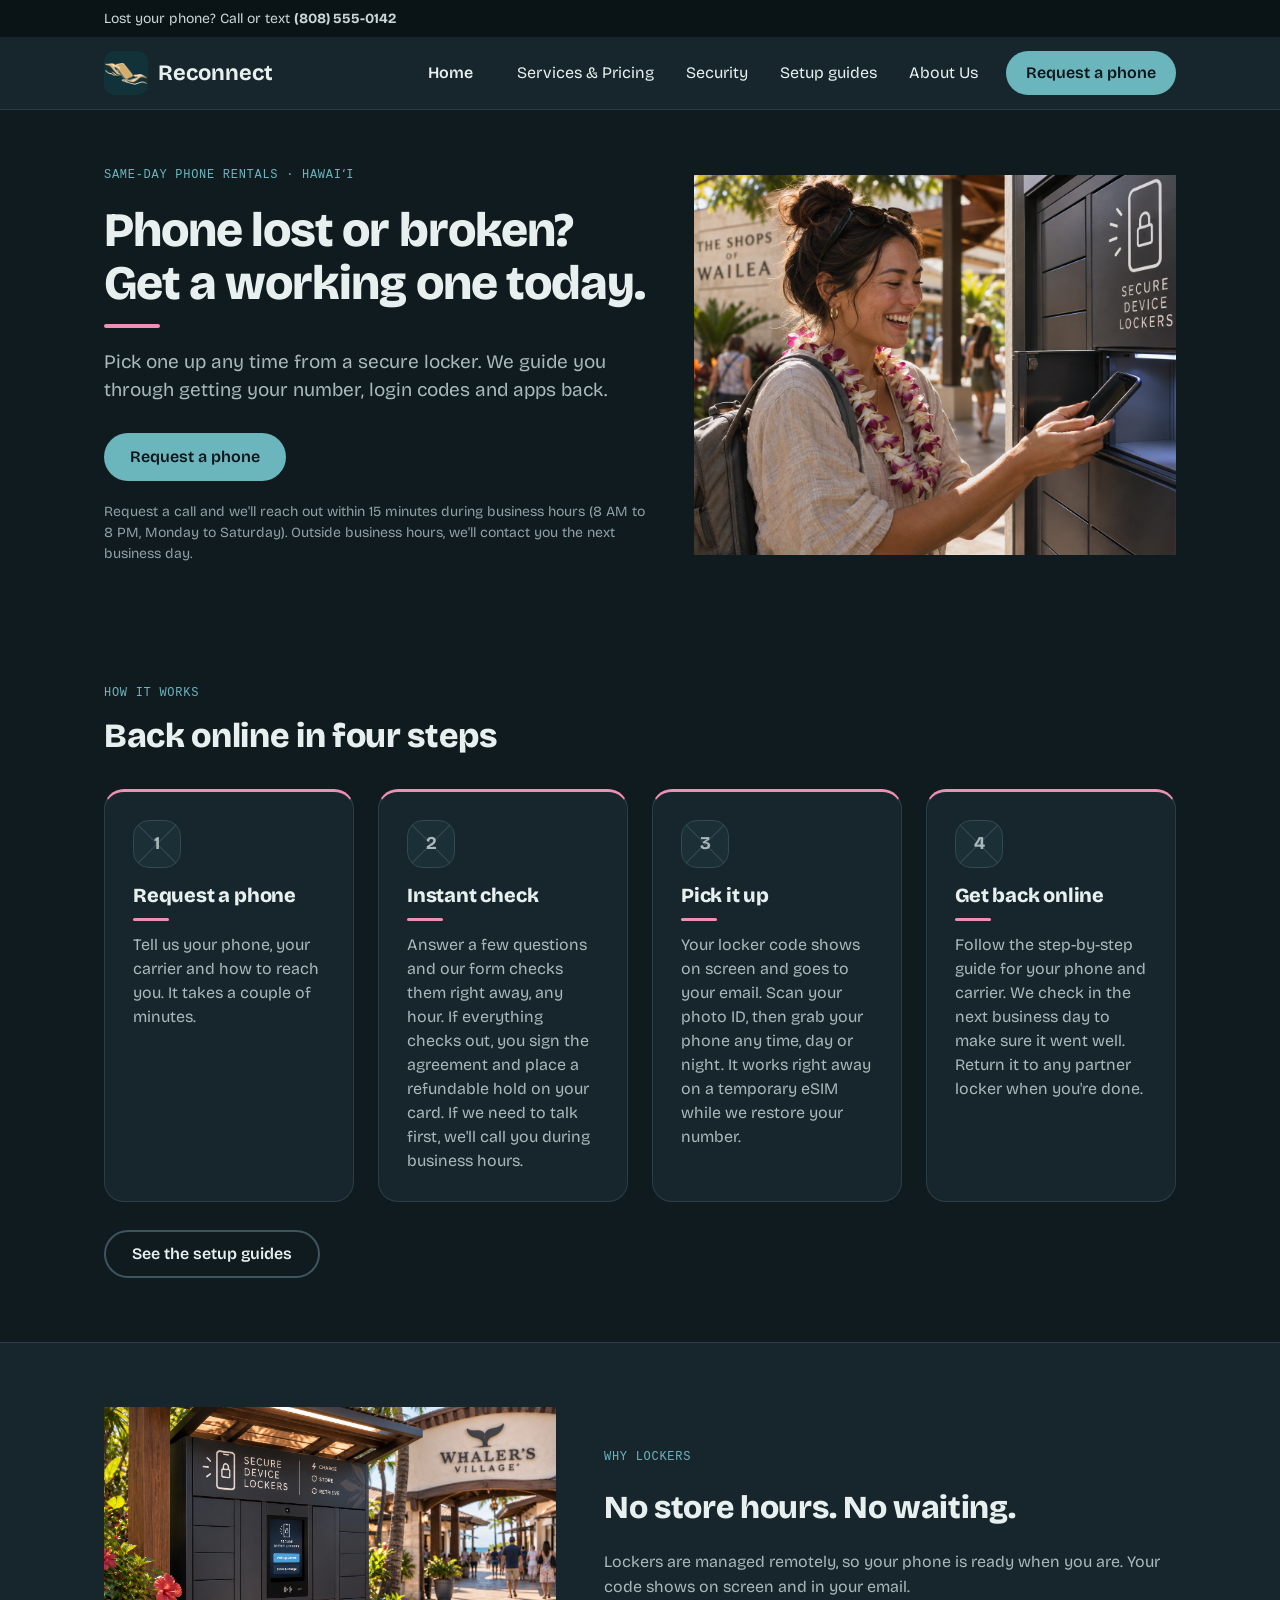
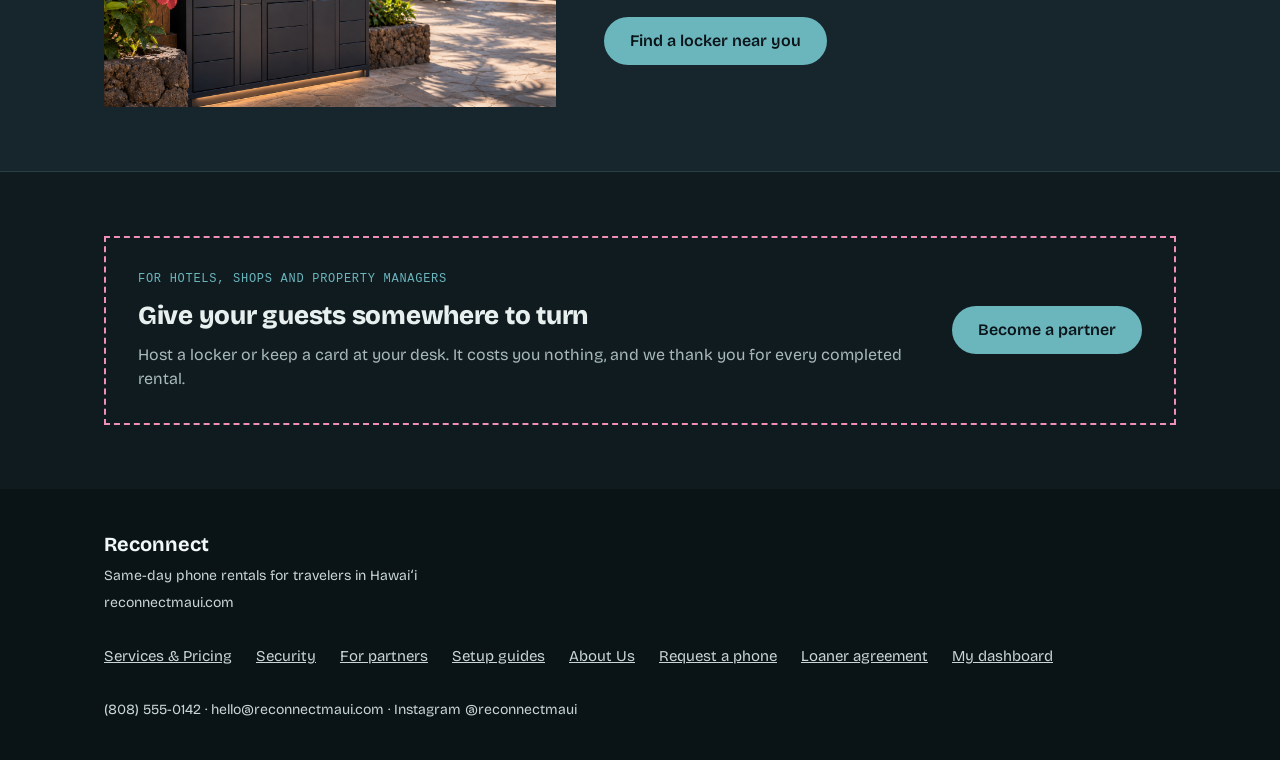
<file: index.html>
<!doctype html>
<html lang="en">

<head>
    <meta charset="utf-8">
    <meta name="viewport" content="width=device-width, initial-scale=1">
    <title>Reconnect</title>
    <link rel="icon" type="image/png"
        href="[data-uri]">
    <link rel="apple-touch-icon" href="img/apple-touch-icon.png">
    <link rel="stylesheet" href="site.css">
    <script src="site.js" defer></script>
    <link rel="preconnect" href="https://fonts.googleapis.com">
    <link rel="preconnect" href="https://fonts.gstatic.com" crossorigin>
    <link
        href="https://fonts.googleapis.com/css2?family=Bricolage+Grotesque:opsz,wght@12..96,400;12..96,600;12..96,800&display=swap"
        rel="stylesheet">
</head>

<body>
    <div class="util">
        <div><span>Lost your phone? Call or text <strong>(808) 555-0142</strong></span></div>
    </div>
    <header style="border-bottom:1.5px solid var(--line);background:var(--surface)">
        <div
            style="max-width:1120px;margin:0 auto;padding:12px 24px;display:flex;flex-wrap:wrap;align-items:center;justify-content:space-between;gap:16px">
            <a href="index.html" style="text-decoration:none;display:flex;align-items:center;gap:10px"><img
                    src="[data-uri]"
                    alt="" width="44" height="44" style="display:block;border-radius:10px"><span
                    style="font-size:22px;font-weight:700">Reconnect</span></a>
            <nav class="nav" style="display:flex;flex-wrap:wrap;align-items:center;gap:24px" aria-label="Main">
                <a href="index.html" style="border-bottom:3px solid var(--accent);font-weight:600"
                    aria-current="page">Home</a><a href="services.html">Services &amp; Pricing</a><a
                    href="security.html">Security</a><a href="guides.html">Setup guides</a><a href="about.html">About
                    Us</a>
                <a href="contact.html" class="btn" style="min-height:44px;padding:0 20px">Request a phone</a>
            </nav>
        </div>
    </header>
    <main>

        <!-- HERO -->
        <section
            style="max-width:1120px;margin:0 auto;padding:56px 24px;display:flex;flex-wrap:wrap;gap:48px;align-items:center">
            <div style="flex:1 1 440px;min-width:0;display:flex;flex-direction:column;gap:20px">
                <span class="tag">Same-day phone rentals · Hawaiʻi</span>
                <h1 style="margin:0;font-size:48px;line-height:1.1">Phone lost or broken? Get a working one today.</h1>
                <p style="margin:0;font-size:19px;line-height:1.5;color:var(--soft)">Pick one up any time from a secure
                    locker. We guide you through getting your number, login codes and apps back.</p>
                <div style="display:flex;flex-wrap:wrap;gap:14px;margin-top:8px">
                    <a href="contact.html" class="btn">Request a phone</a>
                </div>
                <span style="font-size:14px;color:var(--mute)">Request a call and we'll reach out within 15 minutes
                    during business hours (8 AM to 8 PM, Monday to Saturday). Outside business hours, we'll contact you
                    the next business day.</span>
            </div>
            <div class="ph" data-img="hero" data-alt="A traveler picking up a phone from a Reconnect locker"
                style="flex:1 1 380px;min-width:0;height:380px"></div>
        </section>

        <!-- HOW -->
        <section id="how"
            style="max-width:1120px;margin:0 auto;padding:64px 24px;display:flex;flex-direction:column;gap:28px">
            <div style="display:flex;flex-direction:column;gap:8px"><span class="tag">How it works</span>
                <h2 style="margin:0;font-size:34px">Back online in four steps</h2>
            </div>
            <div style="display:grid;grid-template-columns:repeat(auto-fit,minmax(240px,1fr));gap:24px">
                <div class="card">
                    <div class="ph" style="width:48px;height:48px"><span
                            style="padding:0;background:none;font-weight:700;font-size:18px">1</span></div>
                    <h3 style="margin:0;font-size:20px">Request a phone</h3>
                    <p style="margin:0;line-height:1.5;color:var(--soft)">Tell us your phone, your carrier and how to
                        reach you. It takes a couple of minutes.</p>
                </div>
                <div class="card">
                    <div class="ph" style="width:48px;height:48px"><span
                            style="padding:0;background:none;font-weight:700;font-size:18px">2</span></div>
                    <h3 style="margin:0;font-size:20px">Instant check</h3>
                    <p style="margin:0;line-height:1.5;color:var(--soft)">Answer a few questions and our form checks
                        them right away, any hour. If everything checks out, you sign the agreement and place a
                        refundable hold on your card. If we need to talk first, we'll call you during business hours.
                    </p>
                </div>
                <div class="card">
                    <div class="ph" style="width:48px;height:48px"><span
                            style="padding:0;background:none;font-weight:700;font-size:18px">3</span></div>
                    <h3 style="margin:0;font-size:20px">Pick it up</h3>
                    <p style="margin:0;line-height:1.5;color:var(--soft)">Your locker code shows on screen and goes to
                        your email. Scan your photo ID, then grab your phone any time, day or night. It works right away
                        on a temporary eSIM while we restore your number.</p>
                </div>
                <div class="card">
                    <div class="ph" style="width:48px;height:48px"><span
                            style="padding:0;background:none;font-weight:700;font-size:18px">4</span></div>
                    <h3 style="margin:0;font-size:20px">Get back online</h3>
                    <p style="margin:0;line-height:1.5;color:var(--soft)">Follow the step-by-step guide for your phone
                        and carrier. We check in the next business day to make sure it went well. Return it to any
                        partner locker when you're done.</p>
                </div>
            </div>
            <div><a href="guides.html" class="btn btn2">See the setup guides</a></div>
        </section>

        <!-- LOCKERS + TRUST -->
        <section
            style="background:var(--surface);border-top:1.5px solid var(--line);border-bottom:1.5px solid var(--line)">
            <div
                style="max-width:1120px;margin:0 auto;padding:64px 24px;display:flex;flex-wrap:wrap;gap:48px;align-items:center">
                <div class="ph" data-img="locker" data-alt="A secure Reconnect locker at a Maui location"
                    style="flex:1 1 320px;min-width:0;height:300px"></div>
                <div style="flex:1 1 440px;min-width:0;display:flex;flex-direction:column;gap:18px">
                    <span class="tag">Why lockers</span>
                    <h2 style="margin:0;font-size:32px">No store hours. No waiting.</h2>
                    <p style="margin:0;line-height:1.55;color:var(--soft)">Lockers are managed remotely, so your phone
                        is ready when you are. Your code shows on screen and in your email.</p>
                    <div><a href="services.html#find" class="btn">Find a locker near you</a></div>
                </div>
            </div>
            </div>
        </section>

        <!-- PARTNERS -->
        <section style="max-width:1120px;margin:0 auto;padding:64px 24px">
            <div
                style="border:2px dashed var(--pink);padding:32px;display:flex;flex-wrap:wrap;gap:24px;align-items:center;justify-content:space-between">
                <div style="flex:1 1 380px;display:flex;flex-direction:column;gap:8px"><span class="tag">For hotels,
                        shops and property managers</span>
                    <h2 style="margin:0;font-size:26px">Give your guests somewhere to turn</h2>
                    <p style="margin:0;color:var(--soft);line-height:1.5">Host a locker or keep a card at your desk. It
                        costs you nothing, and we thank you for every completed rental.</p>
                </div>
                <a href="partners.html" class="btn">Become a partner</a>
            </div>
        </section>

    </main>
    <footer style="background:var(--foot);color:#c9d6d8">
        <div
            style="max-width:1120px;margin:0 auto;padding:40px 24px;display:flex;flex-wrap:wrap;gap:32px;justify-content:space-between">
            <div style="display:flex;flex-direction:column;gap:6px"><strong
                    style="font-size:20px;color:var(--hi)">Reconnect</strong><span style="font-size:14px">Same-day phone
                    rentals for travelers in Hawaiʻi</span><span style="font-size:14px">reconnectmaui.com</span></div>
            <div style="display:flex;flex-wrap:wrap;gap:24px;align-items:flex-start;font-size:15px"><a
                    href="services.html" style="color:#c9d6d8">Services &amp; Pricing</a><a href="security.html"
                    style="color:#c9d6d8">Security</a><a href="partners.html" style="color:#c9d6d8">For partners</a><a
                    href="guides.html" style="color:#c9d6d8">Setup guides</a><a href="about.html"
                    style="color:#c9d6d8">About Us</a><a href="contact.html" style="color:#c9d6d8">Request a phone</a><a
                    href="agreement.html" style="color:#c9d6d8">Loaner agreement</a><a href="dashboard.html"
                    style="color:#c9d6d8">My dashboard</a></div>
            <div style="font-size:14px">(808) 555-0142 · hello@reconnectmaui.com · Instagram @reconnectmaui</div>
        </div>
    </footer>

</body>

</html>
</file>
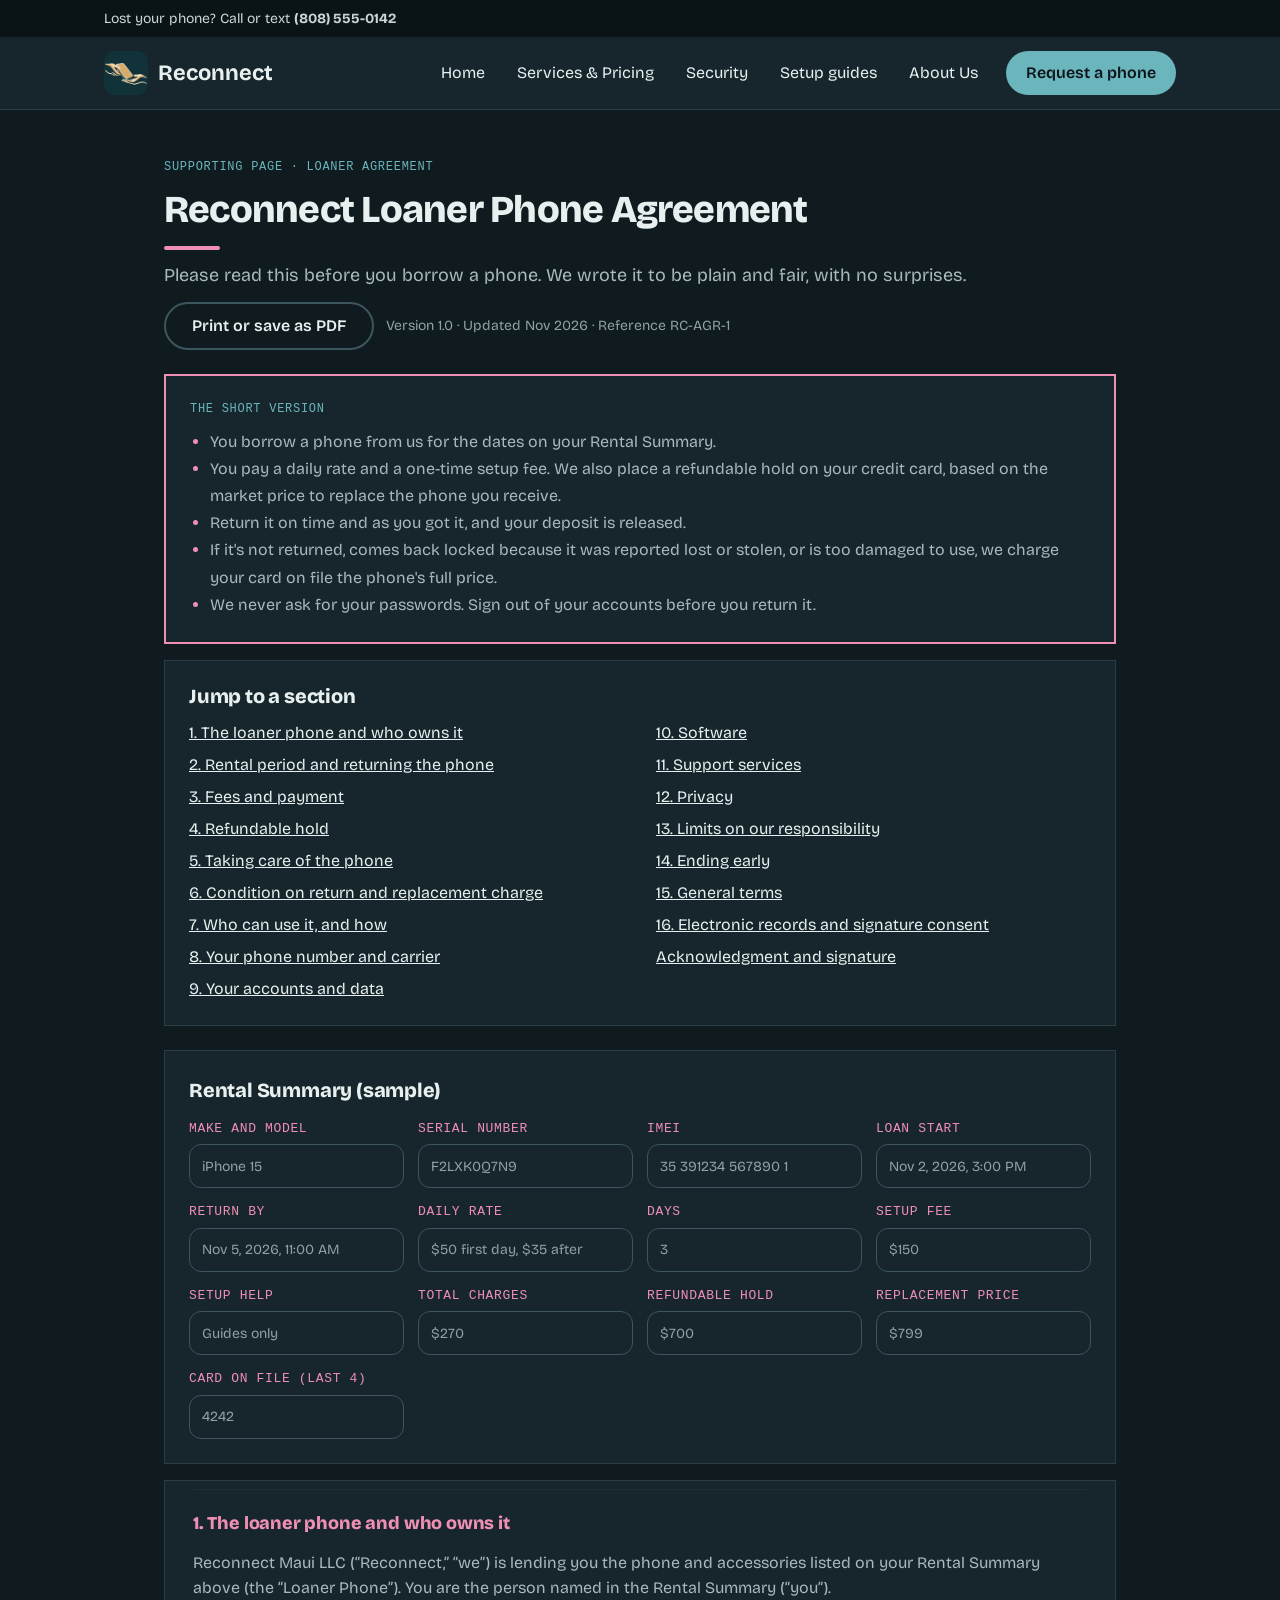
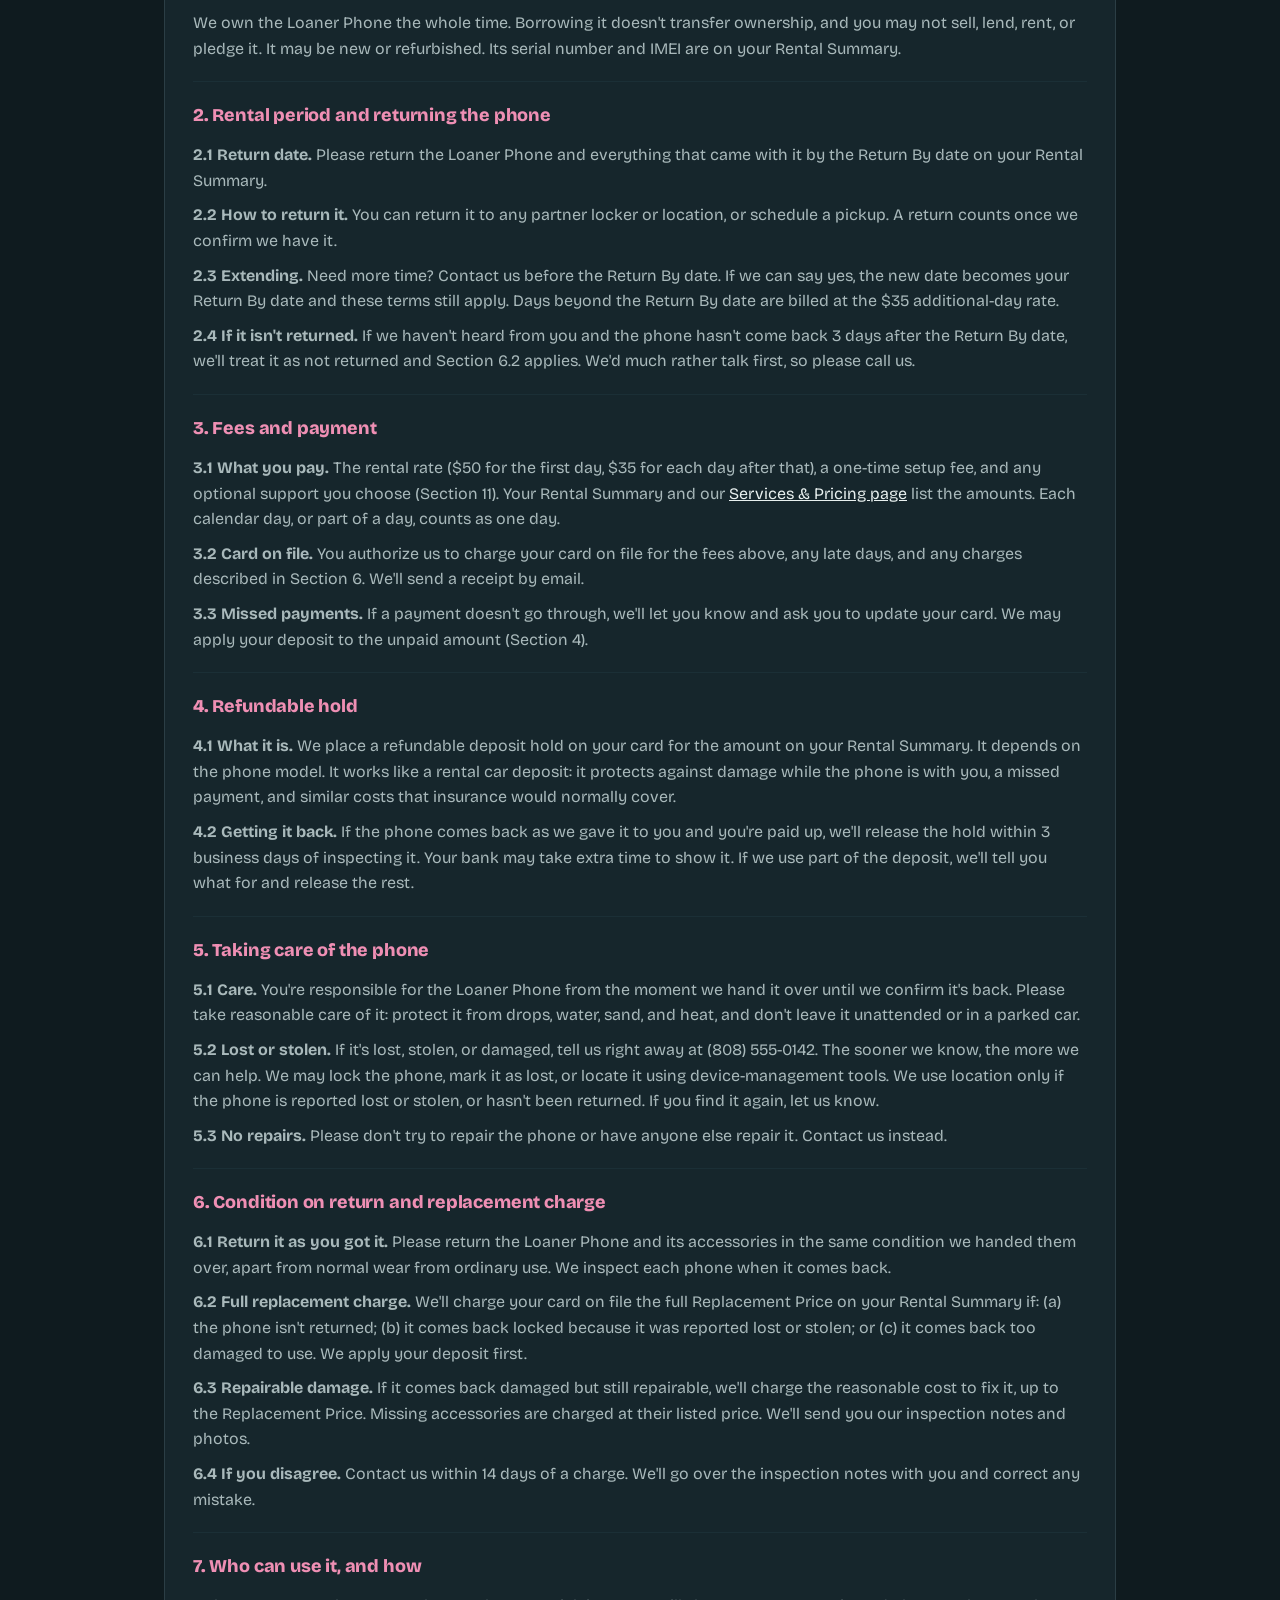
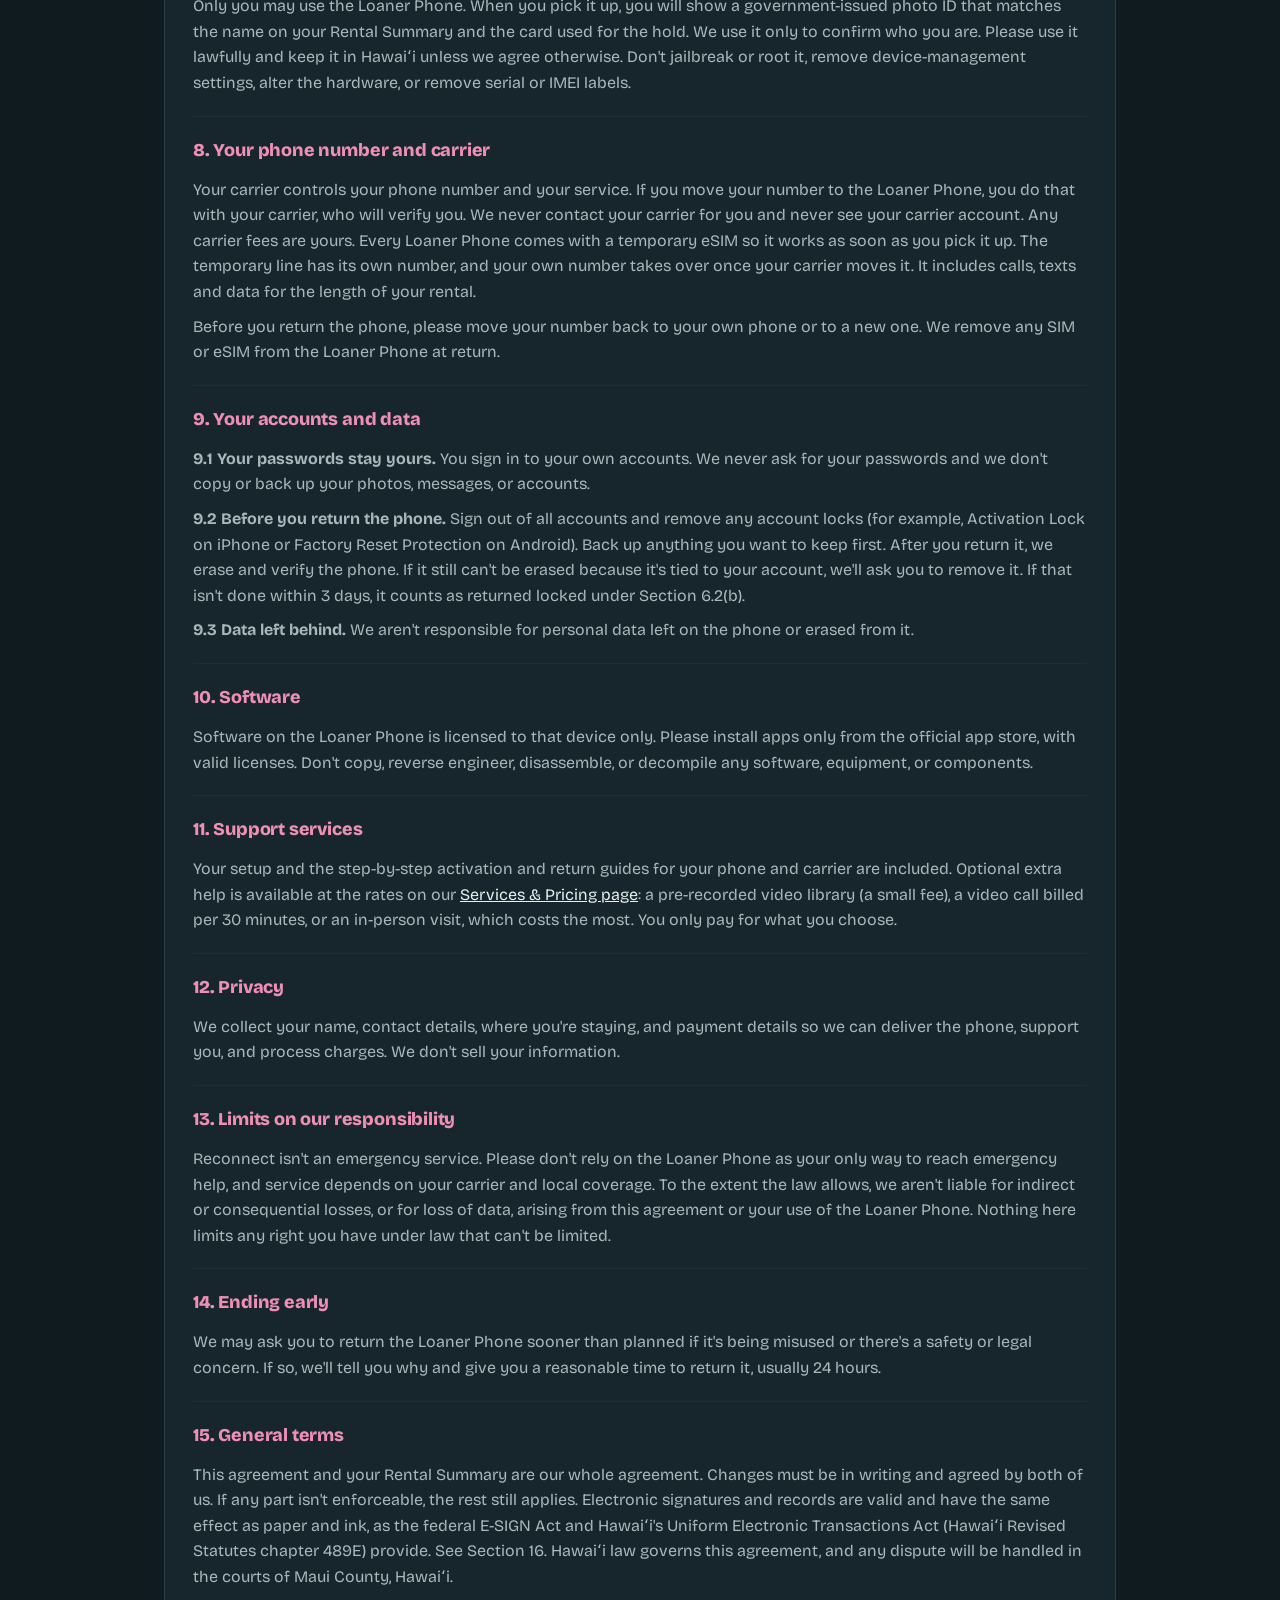
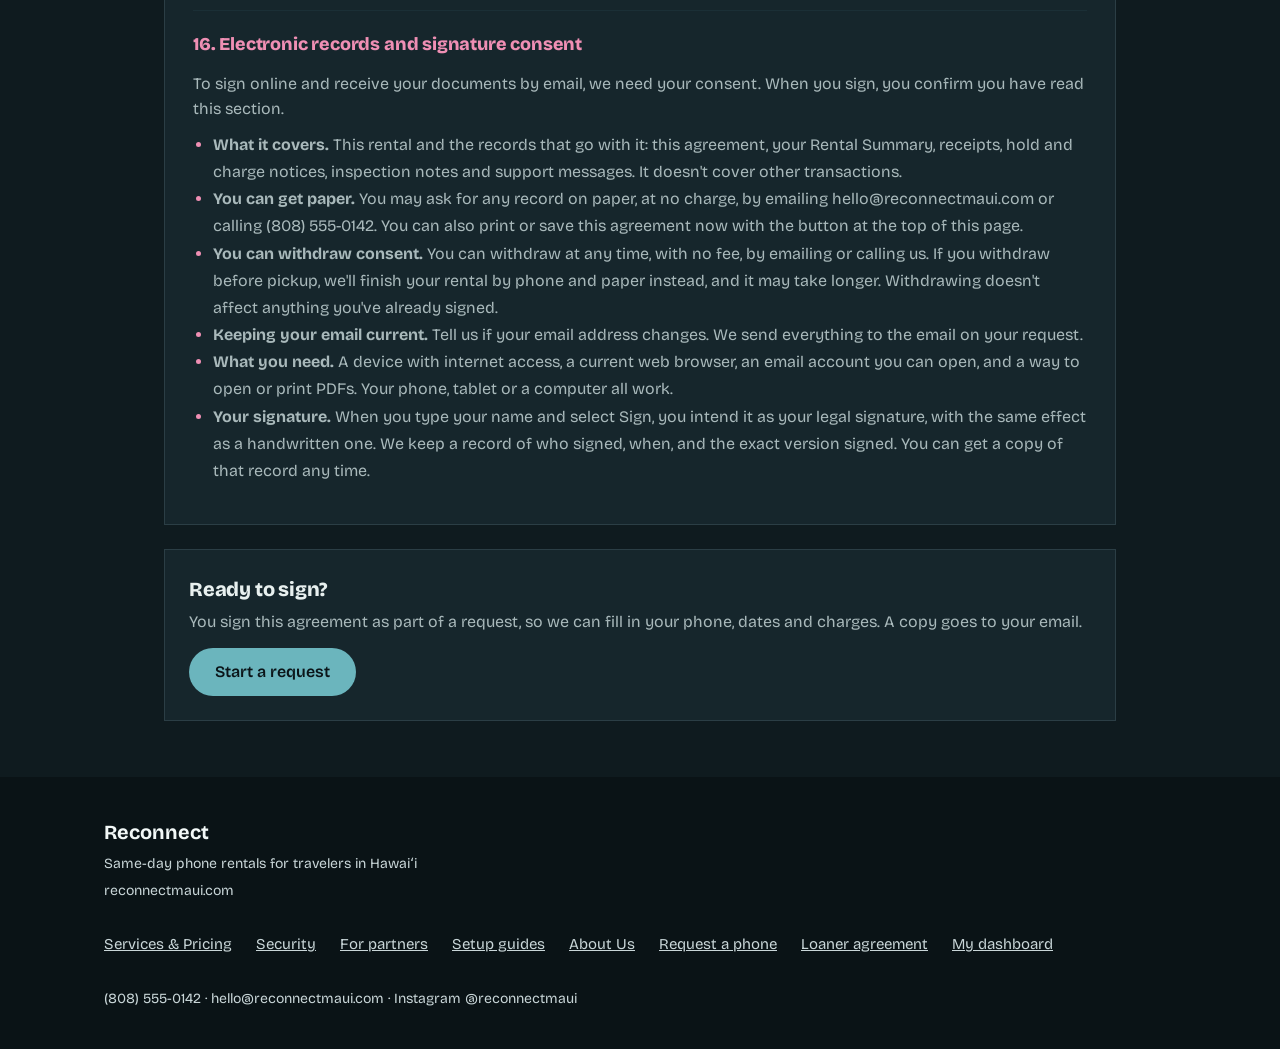
<file: agreement.html>
<!doctype html>
<html lang="en">

<head>
    <meta charset="utf-8">
    <meta name="viewport" content="width=device-width, initial-scale=1">
    <title>Reconnect Loaner Agreement</title>
    <link rel="icon" type="image/png"
        href="[data-uri]">
    <link rel="apple-touch-icon" href="img/apple-touch-icon.png">
    <link rel="stylesheet" href="site.css">
    <script src="site.js" defer></script>
    <link rel="preconnect" href="https://fonts.googleapis.com">
    <link rel="preconnect" href="https://fonts.gstatic.com" crossorigin>
    <link
        href="https://fonts.googleapis.com/css2?family=Bricolage+Grotesque:opsz,wght@12..96,400;12..96,600;12..96,800&display=swap"
        rel="stylesheet">
    <style>
        [hidden] {
            display: none !important
        }

        .noprint-bar {
            display: flex;
            flex-wrap: wrap;
            gap: 12px;
            align-items: center
        }

        .stepbar {
            display: flex;
            flex-wrap: wrap;
            gap: 8px;
            list-style: none;
            margin: 0;
            padding: 0
        }

        .stepbar li {
            border: 1.5px solid var(--line);
            padding: 6px 12px;
            color: var(--soft);
            font-size: 14px;
            border-radius: 999px
        }

        .stepbar li.on {
            border-color: var(--pink);
            color: var(--ink);
            font-weight: 700
        }

        .stepbar li.done {
            border-color: var(--accent);
            color: var(--ink)
        }

        .sgn {
            background: var(--surface);
            border: 1.5px solid var(--line);
            padding: 24px;
            display: flex;
            flex-direction: column;
            gap: 14px
        }

        .sgn h3 {
            margin: 0;
            font-size: 18px
        }

        .sgn .step-no {
            display: inline-block;
            min-width: 28px;
            height: 28px;
            line-height: 28px;
            text-align: center;
            border-radius: 50%;
            background: var(--pink);
            color: #0f1b1f;
            font-weight: 800;
            margin-right: 8px
        }

        .dis {
            margin: 0;
            padding-left: 20px;
            line-height: 1.7;
            color: var(--soft)
        }

        .okline {
            color: var(--accent);
            font-weight: 700
        }

        .sgn input[type=checkbox] {
            width: 24px;
            height: 24px;
            min-height: 0;
            flex: none;
            margin: 0
        }

        .cbrow {
            display: flex;
            gap: 12px;
            align-items: flex-start
        }

        .cbrow label {
            font-weight: 400;
            line-height: 1.5
        }

        @media print {

            .util,
            header,
            footer,
            .noprint,
            .toc,
            .sgn-flow {
                display: none !important
            }

            body {
                background: #fff !important;
                color: #000 !important
            }

            * {
                color: #000 !important;
                background: transparent !important;
                border-color: #999 !important
            }

            a {
                text-decoration: none
            }

            .sec {
                break-inside: avoid
            }
        }
    </style>
</head>

<body>
    <div class="util">
        <div><span>Lost your phone? Call or text <strong>(808) 555-0142</strong></span></div>
    </div>
    <header style="border-bottom:1.5px solid var(--line);background:var(--surface)">
        <div
            style="max-width:1120px;margin:0 auto;padding:12px 24px;display:flex;flex-wrap:wrap;align-items:center;justify-content:space-between;gap:16px">
            <a href="index.html" style="text-decoration:none;display:flex;align-items:center;gap:10px"><img
                    src="[data-uri]"
                    alt="" width="44" height="44" style="display:block;border-radius:10px"><span
                    style="font-size:22px;font-weight:700">Reconnect</span></a>
            <nav class="nav" style="display:flex;flex-wrap:wrap;align-items:center;gap:24px" aria-label="Main">
                <a href="index.html">Home</a><a href="services.html">Services &amp; Pricing</a><a
                    href="security.html">Security</a><a href="guides.html">Setup guides</a><a href="about.html">About
                    Us</a>
                <a href="contact.html" class="btn" style="min-height:44px;padding:0 20px">Request a phone</a>
            </nav>
        </div>
    </header>
    <main>
        <!-- TITLE -->
        <div style="max-width:1000px;margin:0 auto;padding:48px 24px 16px;display:flex;flex-direction:column;gap:12px">
            <span class="tag">Supporting page · Loaner agreement</span>
            <h1 style="margin:0;font-size:38px;line-height:1.15">Reconnect Loaner Phone Agreement</h1>
            <p style="margin:0;font-size:18px;line-height:1.55;color:var(--soft)">Please read this before you borrow a
                phone. We wrote it to be plain and fair, with no surprises.</p>
            <div class="noprint-bar noprint"><button type="button" class="btn btn2" id="print-btn">Print or save as
                    PDF</button><span style="color:var(--mute);font-size:14px">Version 1.0 · Updated Nov 2026 · <span
                        id="doc-ref">Reference RC-AGR-1</span></span></div>
            <ol class="stepbar noprint sgn-flow-bar" id="stepbar" hidden>
                <li class="done">1. Your request</li>
                <li class="on" id="sb2">2. Read and sign</li>
                <li id="sb3">3. Your dashboard</li>
            </ol>
            <div id="flow-note" class="noprint" hidden
                style="border:2px solid var(--pink);background:var(--surface);padding:14px 18px;line-height:1.55;color:var(--soft)">
            </div>
        </div>

        <!-- SHORT VERSION -->
        <div style="max-width:1000px;margin:0 auto;padding:8px 24px">
            <div
                style="background:var(--surface);border:2px solid var(--pink);padding:24px;display:flex;flex-direction:column;gap:10px">
                <span class="tag">The short version</span>
                <ul style="margin:0;padding-left:20px;line-height:1.7;color:var(--soft)">
                    <li>You borrow a phone from us for the dates on your Rental Summary.</li>
                    <li>You pay a daily rate and a one-time setup fee. We also place a refundable hold on your credit
                        card, based on the market price to replace the phone you receive.</li>
                    <li>Return it on time and as you got it, and your deposit is released.</li>
                    <li>If it's not returned, comes back locked because it was reported lost or stolen, or is too
                        damaged to use, we charge your card on file the phone's full price.</li>
                    <li>We never ask for your passwords. Sign out of your accounts before you return it.</li>
                </ul>
            </div>
        </div>

        <style>
            html {
                scroll-behavior: smooth
            }

            .sec {
                scroll-margin-top: 90px
            }

            .toc ul {
                list-style: none;
                margin: 0;
                padding: 0;
                columns: 2 260px;
                column-gap: 32px;
                line-height: 2
            }

            .toc a {
                color: var(--ink)
            }
        </style>
        <div class="toc" style="max-width:1000px;margin:0 auto;padding:8px 24px">
            <div style="background:var(--surface);border:1.5px solid var(--line);padding:20px 24px">
                <h2 style="margin:0 0 6px;font-size:20px">Jump to a section</h2>
                <ul>
                    <li><a href="#s1">1. The loaner phone and who owns it</a></li>
                    <li><a href="#s2">2. Rental period and returning the phone</a></li>
                    <li><a href="#s3">3. Fees and payment</a></li>
                    <li><a href="#s4">4. Refundable hold</a></li>
                    <li><a href="#s5">5. Taking care of the phone</a></li>
                    <li><a href="#s6">6. Condition on return and replacement charge</a></li>
                    <li><a href="#s7">7. Who can use it, and how</a></li>
                    <li><a href="#s8">8. Your phone number and carrier</a></li>
                    <li><a href="#s9">9. Your accounts and data</a></li>
                    <li><a href="#s10">10. Software</a></li>
                    <li><a href="#s11">11. Support services</a></li>
                    <li><a href="#s12">12. Privacy</a></li>
                    <li><a href="#s13">13. Limits on our responsibility</a></li>
                    <li><a href="#s14">14. Ending early</a></li>
                    <li><a href="#s15">15. General terms</a></li>
                    <li><a href="#s16">16. Electronic records and signature consent</a></li>
                    <li><a href="#sign">Acknowledgment and signature</a></li>
                </ul>
            </div>
        </div>
        <!-- DEVICE DETAILS -->
        <div style="max-width:1000px;margin:0 auto;padding:16px 24px 8px">
            <div
                style="background:var(--surface);border:1.5px solid var(--line);padding:24px;display:flex;flex-direction:column;gap:14px">
                <h2 style="margin:0;font-size:20px"><span id="rs-title">Rental Summary (sample)</span></h2>
                <p id="rs-for" style="margin:0;color:var(--soft)" hidden></p>
                <div style="display:grid;grid-template-columns:repeat(auto-fit,minmax(200px,1fr));gap:14px">
                    <div style="display:flex;flex-direction:column;gap:6px"><span class="lbl">Make and model</span>
                        <div class="box" id="rs-model">iPhone 15</div>
                    </div>
                    <div style="display:flex;flex-direction:column;gap:6px"><span class="lbl">Serial number</span>
                        <div class="box" id="rs-serial">F2LXK0Q7N9</div>
                    </div>
                    <div style="display:flex;flex-direction:column;gap:6px"><span class="lbl">IMEI</span>
                        <div class="box" id="rs-imei">35 391234 567890 1</div>
                    </div>
                    <div style="display:flex;flex-direction:column;gap:6px"><span class="lbl">Loan start</span>
                        <div class="box" id="rs-start">Nov 2, 2026, 3:00 PM</div>
                    </div>
                    <div style="display:flex;flex-direction:column;gap:6px"><span class="lbl">Return by</span>
                        <div class="box" id="rs-return">Nov 5, 2026, 11:00 AM</div>
                    </div>
                    <div style="display:flex;flex-direction:column;gap:6px"><span class="lbl">Daily rate</span>
                        <div class="box" id="rs-rate">$50 first day, $35 after</div>
                    </div>
                    <div style="display:flex;flex-direction:column;gap:6px"><span class="lbl">Days</span>
                        <div class="box" id="rs-days">3</div>
                    </div>
                    <div style="display:flex;flex-direction:column;gap:6px"><span class="lbl">Setup fee</span>
                        <div class="box" id="rs-setup">$150</div>
                    </div>
                    <div style="display:flex;flex-direction:column;gap:6px"><span class="lbl">Setup help</span>
                        <div class="box" id="rs-help">Guides only</div>
                    </div>
                    <div style="display:flex;flex-direction:column;gap:6px"><span class="lbl">Total charges</span>
                        <div class="box" id="rs-total">$270</div>
                    </div>
                    <div style="display:flex;flex-direction:column;gap:6px"><span class="lbl">Refundable hold</span>
                        <div class="box" id="rs-hold">$700</div>
                    </div>
                    <div style="display:flex;flex-direction:column;gap:6px"><span class="lbl">Replacement price</span>
                        <div class="box" id="rs-repl">$799</div>
                    </div>
                    <div style="display:flex;flex-direction:column;gap:6px"><span class="lbl">Card on file (last
                            4)</span>
                        <div class="box" id="rs-card">4242</div>
                    </div>
                </div>
            </div>
        </div>

        <!-- TERMS -->
        <div style="max-width:1000px;margin:0 auto;padding:8px 24px 24px">
            <div style="background:var(--surface);border:1.5px solid var(--line);padding:8px 28px 20px">
                <div class="sec" id="s1">
                    <h3>1. The loaner phone and who owns it</h3>
                    <p style="margin:0;line-height:1.6;color:var(--soft)">Reconnect Maui LLC (&ldquo;Reconnect,&rdquo;
                        &ldquo;we&rdquo;) is lending you the phone and accessories listed on your Rental Summary above
                        (the &ldquo;Loaner Phone&rdquo;). You are the person named in the Rental Summary
                        (&ldquo;you&rdquo;).</p>
                    <p style="margin:0;line-height:1.6;color:var(--soft)">We own the Loaner Phone the whole time.
                        Borrowing it doesn't transfer ownership, and you may not sell, lend, rent, or pledge it. It may
                        be new or refurbished. Its serial number and IMEI are on your Rental Summary.</p>
                </div>
                <div class="sec" id="s2">
                    <h3>2. Rental period and returning the phone</h3>
                    <p style="margin:0;line-height:1.6;color:var(--soft)"><strong>2.1 Return date.</strong> Please
                        return the Loaner Phone and everything that came with it by the Return By date on your Rental
                        Summary.</p>
                    <p style="margin:0;line-height:1.6;color:var(--soft)"><strong>2.2 How to return it.</strong> You can
                        return it to any partner locker or location, or schedule a pickup. A return counts once we
                        confirm we have it.</p>
                    <p style="margin:0;line-height:1.6;color:var(--soft)"><strong>2.3 Extending.</strong> Need more
                        time? Contact us before the Return By date. If we can say yes, the new date becomes your Return
                        By date and these terms still apply. Days beyond the Return By date are billed at the $35
                        additional-day rate.</p>
                    <p style="margin:0;line-height:1.6;color:var(--soft)"><strong>2.4 If it isn't returned.</strong> If
                        we haven't heard from you and the phone hasn't come back 3 days after the Return By date, we'll
                        treat it as not returned and Section 6.2 applies. We'd much rather talk first, so please call
                        us.</p>
                </div>
                <div class="sec" id="s3">
                    <h3>3. Fees and payment</h3>
                    <p style="margin:0;line-height:1.6;color:var(--soft)"><strong>3.1 What you pay.</strong> The rental
                        rate ($50 for the first day, $35 for each day after that), a one-time setup fee, and any
                        optional support you choose (Section 11). Your Rental Summary and our <a
                            href="services.html">Services &amp; Pricing page</a> list the amounts. Each calendar day, or
                        part of a day, counts as one day.</p>
                    <p style="margin:0;line-height:1.6;color:var(--soft)"><strong>3.2 Card on file.</strong> You
                        authorize us to charge your card on file for the fees above, any late days, and any charges
                        described in Section 6. We'll send a receipt by email.</p>
                    <p style="margin:0;line-height:1.6;color:var(--soft)"><strong>3.3 Missed payments.</strong> If a
                        payment doesn't go through, we'll let you know and ask you to update your card. We may apply
                        your deposit to the unpaid amount (Section 4).</p>
                </div>
                <div class="sec" id="s4">
                    <h3>4. Refundable hold</h3>
                    <p style="margin:0;line-height:1.6;color:var(--soft)"><strong>4.1 What it is.</strong> We place a
                        refundable deposit hold on your card for the amount on your Rental Summary. It depends on the
                        phone model. It works like a rental car deposit: it protects against damage while the phone is
                        with you, a missed payment, and similar costs that insurance would normally cover.</p>
                    <p style="margin:0;line-height:1.6;color:var(--soft)"><strong>4.2 Getting it back.</strong> If the
                        phone comes back as we gave it to you and you're paid up, we'll release the hold within 3
                        business days of inspecting it. Your bank may take extra time to show it. If we use part of the
                        deposit, we'll tell you what for and release the rest.</p>
                </div>
                <div class="sec" id="s5">
                    <h3>5. Taking care of the phone</h3>
                    <p style="margin:0;line-height:1.6;color:var(--soft)"><strong>5.1 Care.</strong> You're responsible
                        for the Loaner Phone from the moment we hand it over until we confirm it's back. Please take
                        reasonable care of it: protect it from drops, water, sand, and heat, and don't leave it
                        unattended or in a parked car.</p>
                    <p style="margin:0;line-height:1.6;color:var(--soft)"><strong>5.2 Lost or stolen.</strong> If it's
                        lost, stolen, or damaged, tell us right away at (808) 555-0142. The sooner we know, the more we
                        can help. We may lock the phone, mark it as lost, or locate it using device-management tools. We
                        use location only if the phone is reported lost or stolen, or hasn't been returned. If you find
                        it again, let us know.</p>
                    <p style="margin:0;line-height:1.6;color:var(--soft)"><strong>5.3 No repairs.</strong> Please don't
                        try to repair the phone or have anyone else repair it. Contact us instead.</p>
                </div>
                <div class="sec" id="s6">
                    <h3>6. Condition on return and replacement charge</h3>
                    <p style="margin:0;line-height:1.6;color:var(--soft)"><strong>6.1 Return it as you got it.</strong>
                        Please return the Loaner Phone and its accessories in the same condition we handed them over,
                        apart from normal wear from ordinary use. We inspect each phone when it comes back.</p>
                    <p style="margin:0;line-height:1.6;color:var(--soft)"><strong>6.2 Full replacement charge.</strong>
                        We'll charge your card on file the full Replacement Price on your Rental Summary if: (a) the
                        phone isn't returned; (b) it comes back locked because it was reported lost or stolen; or (c) it
                        comes back too damaged to use. We apply your deposit first.</p>
                    <p style="margin:0;line-height:1.6;color:var(--soft)"><strong>6.3 Repairable damage.</strong> If it
                        comes back damaged but still repairable, we'll charge the reasonable cost to fix it, up to the
                        Replacement Price. Missing accessories are charged at their listed price. We'll send you our
                        inspection notes and photos.</p>
                    <p style="margin:0;line-height:1.6;color:var(--soft)"><strong>6.4 If you disagree.</strong> Contact
                        us within 14 days of a charge. We'll go over the inspection notes with you and correct any
                        mistake.</p>
                </div>
                <div class="sec" id="s7">
                    <h3>7. Who can use it, and how</h3>
                    <p style="margin:0;line-height:1.6;color:var(--soft)">Only you may use the Loaner Phone. When you
                        pick it up, you will show a government-issued photo ID that matches the name on your Rental
                        Summary and the card used for the hold. We use it only to confirm who you are. Please use it
                        lawfully and keep it in Hawaiʻi unless we agree otherwise. Don't jailbreak or root it, remove
                        device-management settings, alter the hardware, or remove serial or IMEI labels.</p>
                </div>
                <div class="sec" id="s8">
                    <h3>8. Your phone number and carrier</h3>
                    <p style="margin:0;line-height:1.6;color:var(--soft)">Your carrier controls your phone number and
                        your service. If you move your number to the Loaner Phone, you do that with your carrier, who
                        will verify you. We never contact your carrier for you and never see your carrier account. Any
                        carrier fees are yours. Every Loaner Phone comes with a temporary eSIM so it works as soon as
                        you pick it up. The temporary line has its own number, and your own number takes over once your
                        carrier moves it. It includes calls, texts and data for the length of your rental.</p>
                    <p style="margin:0;line-height:1.6;color:var(--soft)">Before you return the phone, please move your
                        number back to your own phone or to a new one. We remove any SIM or eSIM from the Loaner Phone
                        at return.</p>
                </div>
                <div class="sec" id="s9">
                    <h3>9. Your accounts and data</h3>
                    <p style="margin:0;line-height:1.6;color:var(--soft)"><strong>9.1 Your passwords stay
                            yours.</strong> You sign in to your own accounts. We never ask for your passwords and we
                        don't copy or back up your photos, messages, or accounts.</p>
                    <p style="margin:0;line-height:1.6;color:var(--soft)"><strong>9.2 Before you return the
                            phone.</strong> Sign out of all accounts and remove any account locks (for example,
                        Activation Lock on iPhone or Factory Reset Protection on Android). Back up anything you want to
                        keep first. After you return it, we erase and verify the phone. If it still can't be erased
                        because it's tied to your account, we'll ask you to remove it. If that isn't done within 3 days,
                        it counts as returned locked under Section 6.2(b).</p>
                    <p style="margin:0;line-height:1.6;color:var(--soft)"><strong>9.3 Data left behind.</strong> We
                        aren't responsible for personal data left on the phone or erased from it.</p>
                </div>
                <div class="sec" id="s10">
                    <h3>10. Software</h3>
                    <p style="margin:0;line-height:1.6;color:var(--soft)">Software on the Loaner Phone is licensed to
                        that device only. Please install apps only from the official app store, with valid licenses.
                        Don't copy, reverse engineer, disassemble, or decompile any software, equipment, or components.
                    </p>
                </div>
                <div class="sec" id="s11">
                    <h3>11. Support services</h3>
                    <p style="margin:0;line-height:1.6;color:var(--soft)">Your setup and the step-by-step activation and
                        return guides for your phone and carrier are included. Optional extra help is available at the
                        rates on our <a href="services.html">Services &amp; Pricing page</a>: a pre-recorded video
                        library (a small fee), a video call billed per 30 minutes, or an in-person visit, which costs
                        the most. You only pay for what you choose.</p>
                </div>
                <div class="sec" id="s12">
                    <h3>12. Privacy</h3>
                    <p style="margin:0;line-height:1.6;color:var(--soft)">We collect your name, contact details, where
                        you're staying, and payment details so we can deliver the phone, support you, and process
                        charges. We don't sell your information.</p>
                </div>
                <div class="sec" id="s13">
                    <h3>13. Limits on our responsibility</h3>
                    <p style="margin:0;line-height:1.6;color:var(--soft)">Reconnect isn't an emergency service. Please
                        don't rely on the Loaner Phone as your only way to reach emergency help, and service depends on
                        your carrier and local coverage. To the extent the law allows, we aren't liable for indirect or
                        consequential losses, or for loss of data, arising from this agreement or your use of the Loaner
                        Phone. Nothing here limits any right you have under law that can't be limited.</p>
                </div>
                <div class="sec" id="s14">
                    <h3>14. Ending early</h3>
                    <p style="margin:0;line-height:1.6;color:var(--soft)">We may ask you to return the Loaner Phone
                        sooner than planned if it's being misused or there's a safety or legal concern. If so, we'll
                        tell you why and give you a reasonable time to return it, usually 24 hours.</p>
                </div>
                <div class="sec" id="s15">
                    <h3>15. General terms</h3>
                    <p style="margin:0;line-height:1.6;color:var(--soft)">This agreement and your Rental Summary are our
                        whole agreement. Changes must be in writing and agreed by both of us. If any part isn't
                        enforceable, the rest still applies. Electronic signatures and records are valid and have the
                        same effect as paper and ink, as the federal E-SIGN Act and Hawaiʻi's Uniform Electronic
                        Transactions Act (Hawaiʻi Revised Statutes chapter 489E) provide. See Section 16. Hawaiʻi law
                        governs this agreement, and any dispute will be handled in the courts of Maui County, Hawaiʻi.
                    </p>
                </div>
                <div class="sec" id="s16">
                    <h3>16. Electronic records and signature consent</h3>
                    <p style="margin:0;line-height:1.6;color:var(--soft)">To sign online and receive your documents by
                        email, we need your consent. When you sign, you confirm you have read this section.</p>
                    <ul class="dis" style="margin:0">
                        <li><strong>What it covers.</strong> This rental and the records that go with it: this
                            agreement, your Rental Summary, receipts, hold and charge notices, inspection notes and
                            support messages. It doesn't cover other transactions.</li>
                        <li><strong>You can get paper.</strong> You may ask for any record on paper, at no charge, by
                            emailing hello@reconnectmaui.com or calling (808) 555-0142. You can also print or save this
                            agreement now with the button at the top of this page.</li>
                        <li><strong>You can withdraw consent.</strong> You can withdraw at any time, with no fee, by
                            emailing or calling us. If you withdraw before pickup, we'll finish your rental by phone and
                            paper instead, and it may take longer. Withdrawing doesn't affect anything you've already
                            signed.</li>
                        <li><strong>Keeping your email current.</strong> Tell us if your email address changes. We send
                            everything to the email on your request.</li>
                        <li><strong>What you need.</strong> A device with internet access, a current web browser, an
                            email account you can open, and a way to open or print PDFs. Your phone, tablet or a
                            computer all work.</li>
                        <li><strong>Your signature.</strong> When you type your name and select Sign, you intend it as
                            your legal signature, with the same effect as a handwritten one. We keep a record of who
                            signed, when, and the exact version signed. You can get a copy of that record any time.</li>
                    </ul>
                </div>
            </div>
        </div>

        <!-- SIGNATURE -->
        <div id="read-only-cta" class="noprint" style="max-width:1000px;margin:0 auto;padding:0 24px 56px">
            <div
                style="background:var(--surface);border:1.5px solid var(--line);padding:24px;display:flex;flex-wrap:wrap;gap:14px;align-items:center;justify-content:space-between">
                <div>
                    <h2 id="econsent-ro" style="margin:0 0 6px;font-size:20px">Ready to sign?</h2><span
                        style="color:var(--soft);line-height:1.5">You sign this agreement as part of a request, so we
                        can fill in your phone, dates and charges. A copy goes to your email.</span>
                </div><a href="contact.html" class="btn">Start a request</a>
            </div>
        </div>

        <div id="sign-flow" class="sgn-flow" hidden
            style="max-width:1000px;margin:0 auto;padding:0 24px 56px;display:flex;flex-direction:column;gap:20px">

            <div class="sgn" id="step-verify" hidden>
                <h3><span class="step-no">1</span>Confirm it's you</h3>
                <div class="choice-row"><label class="choice"><input type="radio" name="vm" value="email"
                            checked><span>Email me a code</span></label><label class="choice"><input type="radio"
                            name="vm" value="text"><span>Text my phone</span></label></div>
                <div style="display:flex;flex-wrap:wrap;gap:10px"><input id="vcode" type="text" inputmode="numeric"
                        autocomplete="one-time-code" placeholder="6-digit code"
                        style="flex:1 1 160px;width:auto"><button type="button" id="send-code" class="btn btn2">Send me
                        a code (demo)</button></div>
                <span id="v-status" role="status" aria-live="polite" style="color:var(--soft);font-size:14px"></span>
            </div>

            <div class="sgn" id="econsent">
                <h3 id="econsent-h"><span class="step-no" id="no-consent">1</span>Consent to electronic records and
                    signature</h3>
                <p style="margin:0;color:var(--soft);line-height:1.6">To sign online and get your documents by email, we
                    need your consent. Please read <a href="#s16">Section 16</a> above, which explains what you are
                    agreeing to, including your right to paper copies and to withdraw.</p>

                <div class="field" style="max-width:420px"><label for="doc-code">To confirm you can open and read this
                        document on your device, type the document code: <strong id="doc-code-show"
                            style="color:var(--pink);letter-spacing:2px">RC-7342</strong></label><input id="doc-code"
                        type="text" autocomplete="off" placeholder="Document code"></div>
                <div class="cbrow"><input type="checkbox" id="ec"><label for="ec">I consent to use electronic records
                        and signatures for this rental. I have read Section 16, and I can open, read and print this
                        document on the device I'm using now.</label></div>
            </div>

            <div class="sgn" id="step-sign">
                <h3 id="sign"><span class="step-no" id="no-sign">2</span>Acknowledgment and signature</h3>
                <div class="cbrow"><input type="checkbox" id="ack"><label for="ack">I have read and agree to this Loaner
                        Phone Agreement, including the charges in Sections 3, 4 and 6, and I authorize them to my card
                        on file.</label></div>
                <div style="display:flex;flex-wrap:wrap;gap:16px">
                    <div class="field"><label for="n">Printed name</label><input id="n" type="text"
                            placeholder="Full name" autocomplete="name"></div>
                    <div class="field"><label for="s">Signature (type your full name)</label><input id="s" type="text"
                            placeholder="Type your full name to sign" autocomplete="off" style="font-style:italic">
                    </div>
                    <div class="field"><label for="d">Date</label><input id="d" type="text" readonly></div>
                </div>
                <p style="margin:0;color:var(--mute);font-size:14px;line-height:1.5">By typing my name and selecting
                    Sign, I intend this to be my legal signature and I agree to be bound by this agreement. A copy of
                    the signed agreement goes to <strong data-email>the email you listed</strong>.</p>
                <div style="display:flex;flex-wrap:wrap;gap:14px;align-items:center"><button type="button" class="btn"
                        id="sign-btn" disabled>Sign agreement</button><span id="sign-status" role="status"
                        aria-live="polite" style="color:var(--soft)"></span></div>
                <div id="sign-confirm" hidden role="status"
                    style="border:2px solid var(--accent);padding:16px;display:flex;flex-direction:column;gap:6px">
                    <strong>Signed by <span data-name></span>.</strong><span
                        style="color:var(--soft);line-height:1.6">Signature record: <span id="sig-rec"></span><br>A copy
                        of your signed agreement and Rental Summary was sent to <strong data-email>your email</strong>.
                        You can also print or save it from the top of this page. (Demo: nothing was actually
                        sent.)</span></div>
            </div>

            <div class="sgn" id="step-hold" hidden>
                <h3><span class="step-no" id="no-hold">3</span>Place your refundable hold</h3>
                <p style="margin:0;color:var(--soft);line-height:1.6">We place a refundable hold on your credit card for
                    <strong id="hold-amt">$700</strong>, the phone's replacement price. It's released within 3 business
                    days of returning the phone as you got it. Credit card required (debit cards aren't accepted), and
                    the name on the card must match the name you signed. In the live version a secure payment page (like
                    Stripe) opens here. Never type a card number into this demo page.</p>
                <div style="display:flex;flex-wrap:wrap;gap:12px;align-items:center"><button type="button" id="hold-btn"
                        class="btn btn2" disabled>Place refundable hold (demo)</button><span id="hold-status"
                        role="status" aria-live="polite" style="color:var(--soft)"></span></div>
            </div>

            <div class="sgn" style="gap:10px">
                <ul id="ready-list"
                    style="margin:0;padding:0;list-style:none;display:flex;flex-direction:column;gap:6px;color:var(--soft)">
                </ul>
                <div style="display:flex;flex-wrap:wrap;gap:14px"><button type="button" class="btn" id="go-dash"
                        disabled>Continue to my dashboard</button><a href="contact.html" class="btn btn2">Back to your
                        request</a></div>
            </div>
        </div>

    </main>
    <footer style="background:var(--foot);color:#c9d6d8">
        <div
            style="max-width:1120px;margin:0 auto;padding:40px 24px;display:flex;flex-wrap:wrap;gap:32px;justify-content:space-between">
            <div style="display:flex;flex-direction:column;gap:6px"><strong
                    style="font-size:20px;color:var(--hi)">Reconnect</strong><span style="font-size:14px">Same-day phone
                    rentals for travelers in Hawaiʻi</span><span style="font-size:14px">reconnectmaui.com</span></div>
            <div style="display:flex;flex-wrap:wrap;gap:24px;align-items:flex-start;font-size:15px"><a
                    href="services.html" style="color:#c9d6d8">Services &amp; Pricing</a><a href="security.html"
                    style="color:#c9d6d8">Security</a><a href="partners.html" style="color:#c9d6d8">For partners</a><a
                    href="guides.html" style="color:#c9d6d8">Setup guides</a><a href="about.html"
                    style="color:#c9d6d8">About Us</a><a href="contact.html" style="color:#c9d6d8">Request a phone</a><a
                    href="agreement.html" style="color:#c9d6d8">Loaner agreement</a><a href="dashboard.html"
                    style="color:#c9d6d8">My dashboard</a></div>
            <div style="font-size:14px">(808) 555-0142 · hello@reconnectmaui.com · Instagram @reconnectmaui</div>
        </div>
    </footer>

    <script>
        (function () {
            var $ = function (x) { return document.querySelector(x); };
            function fmtDT(d) { return d.toLocaleString('en-US', { timeZone: 'Pacific/Honolulu', month: 'short', day: 'numeric', year: 'numeric', hour: 'numeric', minute: '2-digit' }); }
            $('#print-btn').addEventListener('click', function () { window.print(); });
            var flow = /[?&]flow=1/.test(location.search), req = null, sg = {};
            try { req = JSON.parse(sessionStorage.getItem('rc_req') || 'null'); sg = JSON.parse(sessionStorage.getItem('rc_sign') || '{}') || {}; } catch (e) { }
            if (!flow) return;                                   // plain reading view
            var demo = false;
            if (!req) {
                demo = true; req = {
                    mode: 'green', name: '', email: '', reachLabel: 'Email', reachDetail: '', helpLabel: 'Guides only', days: 3, startText: fmtDT(new Date()), returnText: 'in 3 days, 11:00 AM', rate: 50, dayTotal: 150, setup: 150, helpFee: 0, total: 300, hold: 799, pick: 'locker',
                    phone: { model: 'iPhone 15', serial: 'F2LXK0Q7N9', imei: '35 391234 567890 1', price: 799 }
                };
            }
            var green = req.mode === 'green';
            $('#read-only-cta').hidden = true; $('#sign-flow').hidden = false; $('#stepbar').hidden = false;
            var em = req.email || 'the email you listed';
            document.querySelectorAll('[data-email]').forEach(function (x) { x.textContent = em; });
            document.querySelectorAll('[data-name]').forEach(function (x) { x.textContent = req.name || 'you'; });
            $('#flow-note').hidden = false;
            $('#flow-note').innerHTML = (demo ? '<strong>Demo data.</strong> <a href="contact.html">Fill out a request</a> to see your own details here. ' : '') + '<strong>Review and sign.</strong> Your Rental Summary below is filled in from your request. A copy of everything you sign goes to <strong>' + em + '</strong>, and you can print it any time.' + (green ? '' : ' Because we\'ll talk first, you don\'t place the hold until after our call.');
            // rental summary
            $('#rs-title').textContent = 'Rental Summary';
            var f = $('#rs-for'); f.hidden = false; f.textContent = 'Prepared for ' + (req.name || 'you') + ' · ' + (req.pick === 'desk' ? 'Front-desk pickup' : 'Locker pickup');
            var ph = req.phone;
            function set(id, v) { $(id).textContent = v; }
            set('#rs-model', (ph.make ? ph.make + ' ' : '') + ph.model); set('#rs-serial', ph.serial); set('#rs-imei', ph.imei);
            set('#rs-start', req.startText); set('#rs-return', req.returnText); set('#rs-rate', '$' + req.rate + ' first day, $' + (req.rateAfter || 35) + ' after'); set('#rs-days', String(req.days));
            set('#rs-setup', '$' + req.setup); set('#rs-help', req.helpLabel + (req.helpFee ? ' ($' + req.helpFee + ')' : '')); set('#rs-total', '$' + req.total);
            set('#rs-hold', '$' + req.hold); set('#rs-repl', '$' + req.hold); set('#rs-card', sg.holdPlaced ? '4242' : 'Added when you place the hold');
            set('#hold-amt', '$' + req.hold);
            var ref = 'RC-' + (req.createdAt ? req.createdAt.slice(2, 10).replace(/-/g, '') : 'DEMO') + '-' + (ph.serial || '').slice(-4);
            set('#doc-ref', 'Reference ' + ref);
            // steps: number them depending on path
            var n = 1;
            if (green) { $('#step-verify').hidden = false; n = 2; }
            $('#no-consent').textContent = n; $('#no-sign').textContent = n + 1;
            if (green) { $('#step-hold').hidden = false; $('#no-hold').textContent = n + 2; }
            $('#n').value = req.name || ''; $('#d').value = fmtDT(new Date());
            var st = { verified: !green || !!sg.verified, consent: !!sg.consent, signed: !!sg.signed, hold: !green || !!sg.holdPlaced };
            function save() { try { sessionStorage.setItem('rc_sign', JSON.stringify({ verified: st.verified, consent: st.consent, signed: st.signed, holdPlaced: green ? st.hold : false, name: sg.name, signedAt: sg.signedAt, sigId: sg.sigId, consentAt: sg.consentAt, ref: ref })); } catch (e) { } }
            function norm(v) { return (v || '').trim().toLowerCase().replace(/\s+/g, ' '); }
            // verification
            $('#send-code').addEventListener('click', function () {
                var vm = document.querySelector('input[name="vm"]:checked').value;
                if (vm === 'text') {
                    var num = (req.reach === 'cell' || req.reach === 'friend' || req.reach === 'other') ? req.reachDetail : '';
                    if (!num) { $('#v-status').textContent = 'Demo: we texted the number you gave us. Your code is 123456. (Choose email if you did not give a cell number.)'; return; }
                    $('#v-status').textContent = 'Demo: we texted ' + num + '. Your code is 123456.';
                } else $('#v-status').textContent = 'Demo: we emailed ' + em + '. Your code is 123456.';
            });
            $('#vcode').addEventListener('input', function () {
                var ok = $('#vcode').value.trim() === '123456'; if (ok && !st.verified) $('#v-status').textContent = 'Verified.'; st.verified = ok || !green; refresh();
            });
            // consent
            function consentOK() { return $('#ec').checked && $('#doc-code').value.trim().toUpperCase() === 'RC-7342'; }
            function signOK() { return st.consent && $('#ack').checked && norm($('#s').value) && norm($('#s').value) === norm($('#n').value); }
            var rl = [['verify', 'You are verified'], ['consent', 'Electronic-records consent given'], ['signed', 'Agreement signed'], ['hold', 'Refundable hold placed']];
            function refresh() {
                st.consent = consentOK();
                $('#sign-btn').disabled = st.signed || !signOK();
                $('#hold-btn').disabled = !st.signed || st.hold && sg.holdPlaced;
                var li = '';
                rl.forEach(function (r) {
                    if (r[0] === 'verify' && !green) return; if (r[0] === 'hold' && !green) return;
                    var on = (r[0] === 'verify' ? st.verified : (r[0] === 'consent' ? st.consent : (r[0] === 'signed' ? st.signed : (sg.holdPlaced && st.hold))));
                    li += '<li style="color:' + (on ? 'var(--ink)' : 'var(--soft)') + ';font-weight:' + (on ? '600' : '400') + '"><span>' + (on ? '✓' : '○') + '</span> ' + r[1] + '</li>';
                });
                $('#ready-list').innerHTML = li;
                $('#go-dash').disabled = !(st.signed && (!green || (st.verified && sg.holdPlaced)));
                $('#sb3').className = $('#go-dash').disabled ? '' : 'on';
            }
            document.querySelectorAll('#ec,#doc-code,#ack,#s,#n').forEach(function (el) { el.addEventListener('input', refresh); el.addEventListener('change', refresh); });
            $('#sign-btn').addEventListener('click', function () {
                if (!signOK()) { $('#sign-status').textContent = 'Please check the consent and agreement boxes, and type your full name exactly as printed.'; return; }
                var now = new Date(); sg.name = $('#s').value.trim(); sg.signedAt = fmtDT(now) + ' HST'; sg.consentAt = sg.signedAt; sg.sigId = 'SIG-' + now.getTime().toString(36).toUpperCase().slice(-8);
                st.signed = true; $('#sign-btn').disabled = true; $('#s').readOnly = true; $('#n').readOnly = true; $('#ack').disabled = true; $('#ec').disabled = true; $('#doc-code').readOnly = true;
                $('#sig-rec').textContent = sg.name + ' · ' + sg.signedAt + ' · ID ' + sg.sigId + ' · Agreement v1.0 · ' + ref + ' · device and IP address recorded in the live version';
                $('#sign-confirm').hidden = false; $('#sign-status').textContent = '';
                save(); refresh();
                if (green) $('#hold-btn').focus();
            });
            $('#hold-btn').addEventListener('click', function () {
                if (!st.signed) return;
                sg.holdPlaced = true; st.hold = true; $('#hold-btn').disabled = true;
                $('#hold-status').textContent = 'Demo: hold placed on card ending 4242. Nothing was charged. A receipt goes to ' + em + '.';
                set('#rs-card', '4242'); save(); refresh();
            });
            $('#go-dash').addEventListener('click', function () { save(); location.href = 'dashboard.html'; });
            // restore already-signed state (e.g. Back button)
            if (sg.signed && sg.name) {
                $('#ec').checked = true; $('#ack').checked = true; $('#doc-code').value = 'RC-7342'; $('#s').value = sg.name; st.consent = true; st.signed = true;
                $('#s').readOnly = $('#n').readOnly = true; $('#ack').disabled = $('#ec').disabled = true; $('#doc-code').readOnly = true;
                $('#sig-rec').textContent = sg.name + ' · ' + sg.signedAt + ' · ID ' + sg.sigId + ' · Agreement v1.0 · ' + ref;
                $('#sign-confirm').hidden = false;
                if (green && sg.verified) { $('#vcode').value = '123456'; $('#v-status').textContent = 'Verified.'; }
                if (sg.holdPlaced) { $('#hold-status').textContent = 'Hold placed on card ending 4242.'; }
            }
            // keep verified flag in sync with stored state for non-green
            if (!green) st.verified = true;
            refresh();
            setTimeout(function () { var t = $('#econsent'); if (t && location.hash !== '#top') { } }, 0);
        })();
    </script>
</body>

</html>
</file>
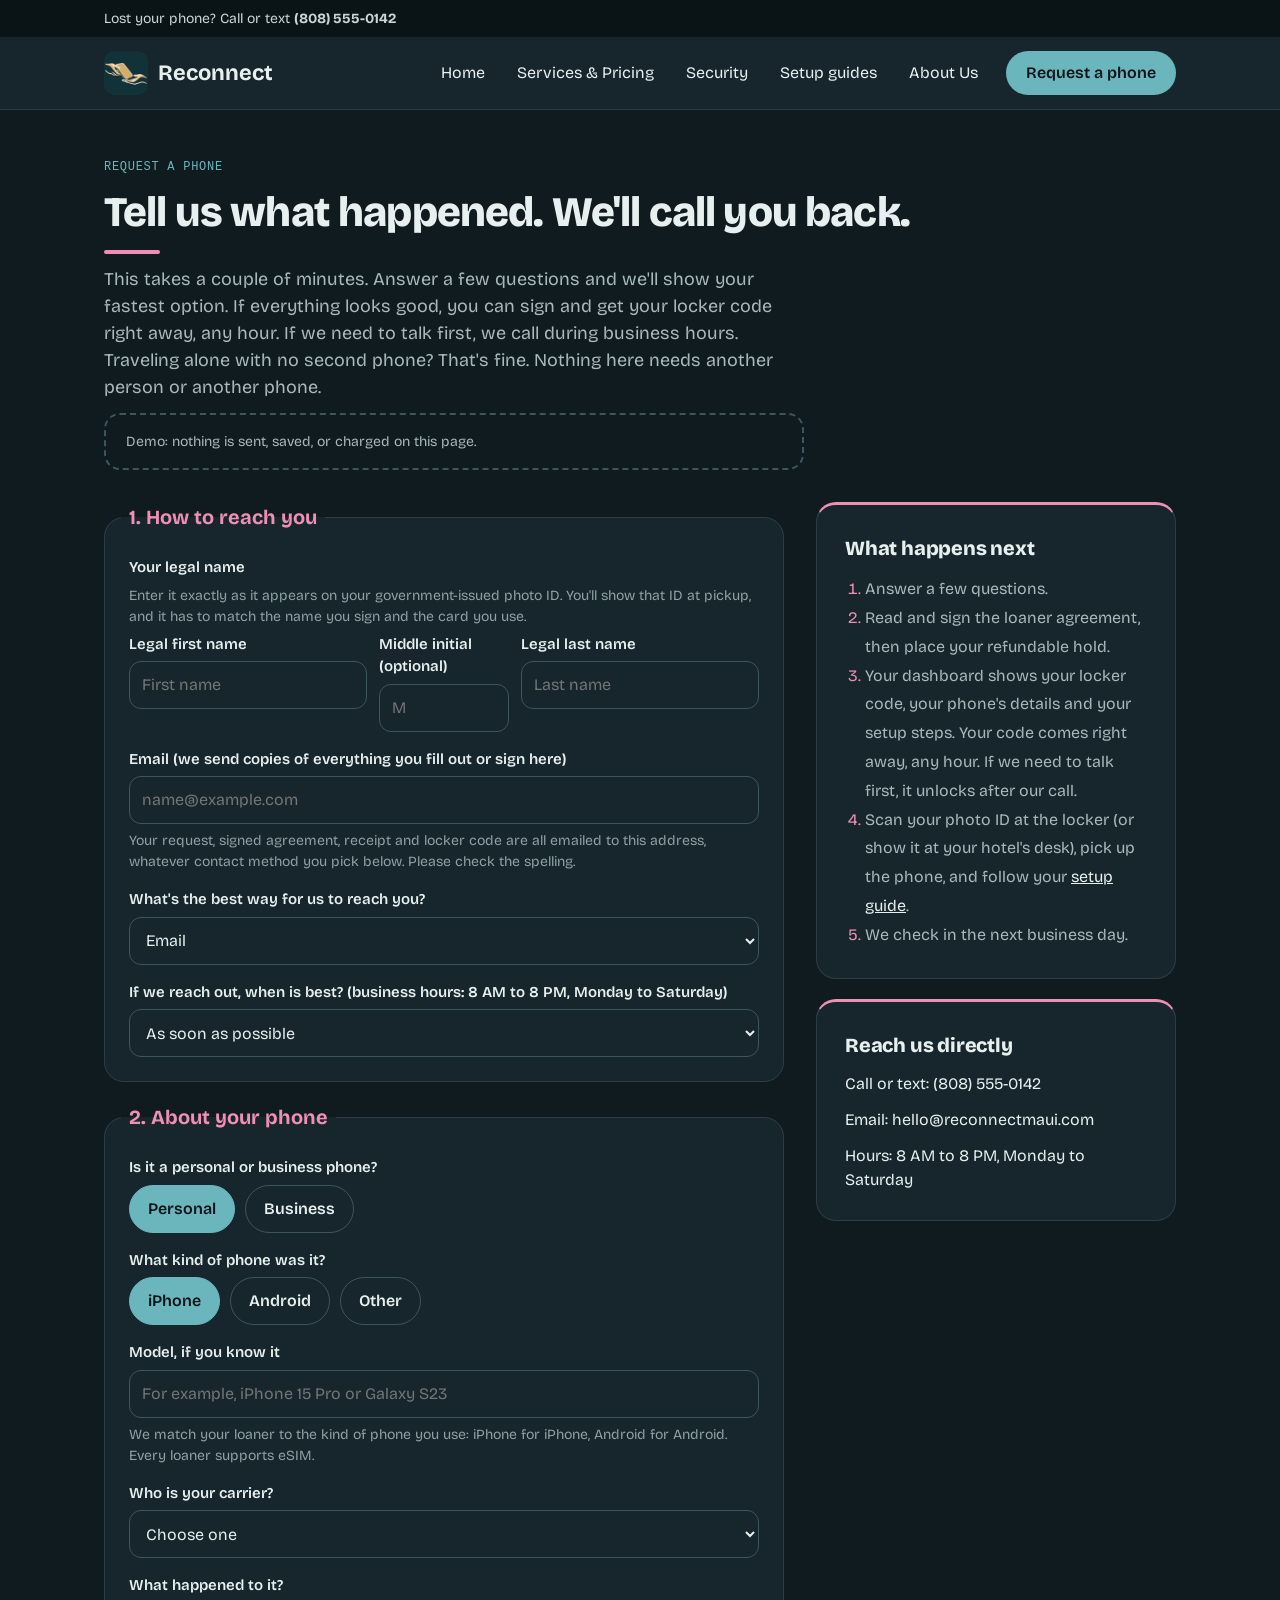
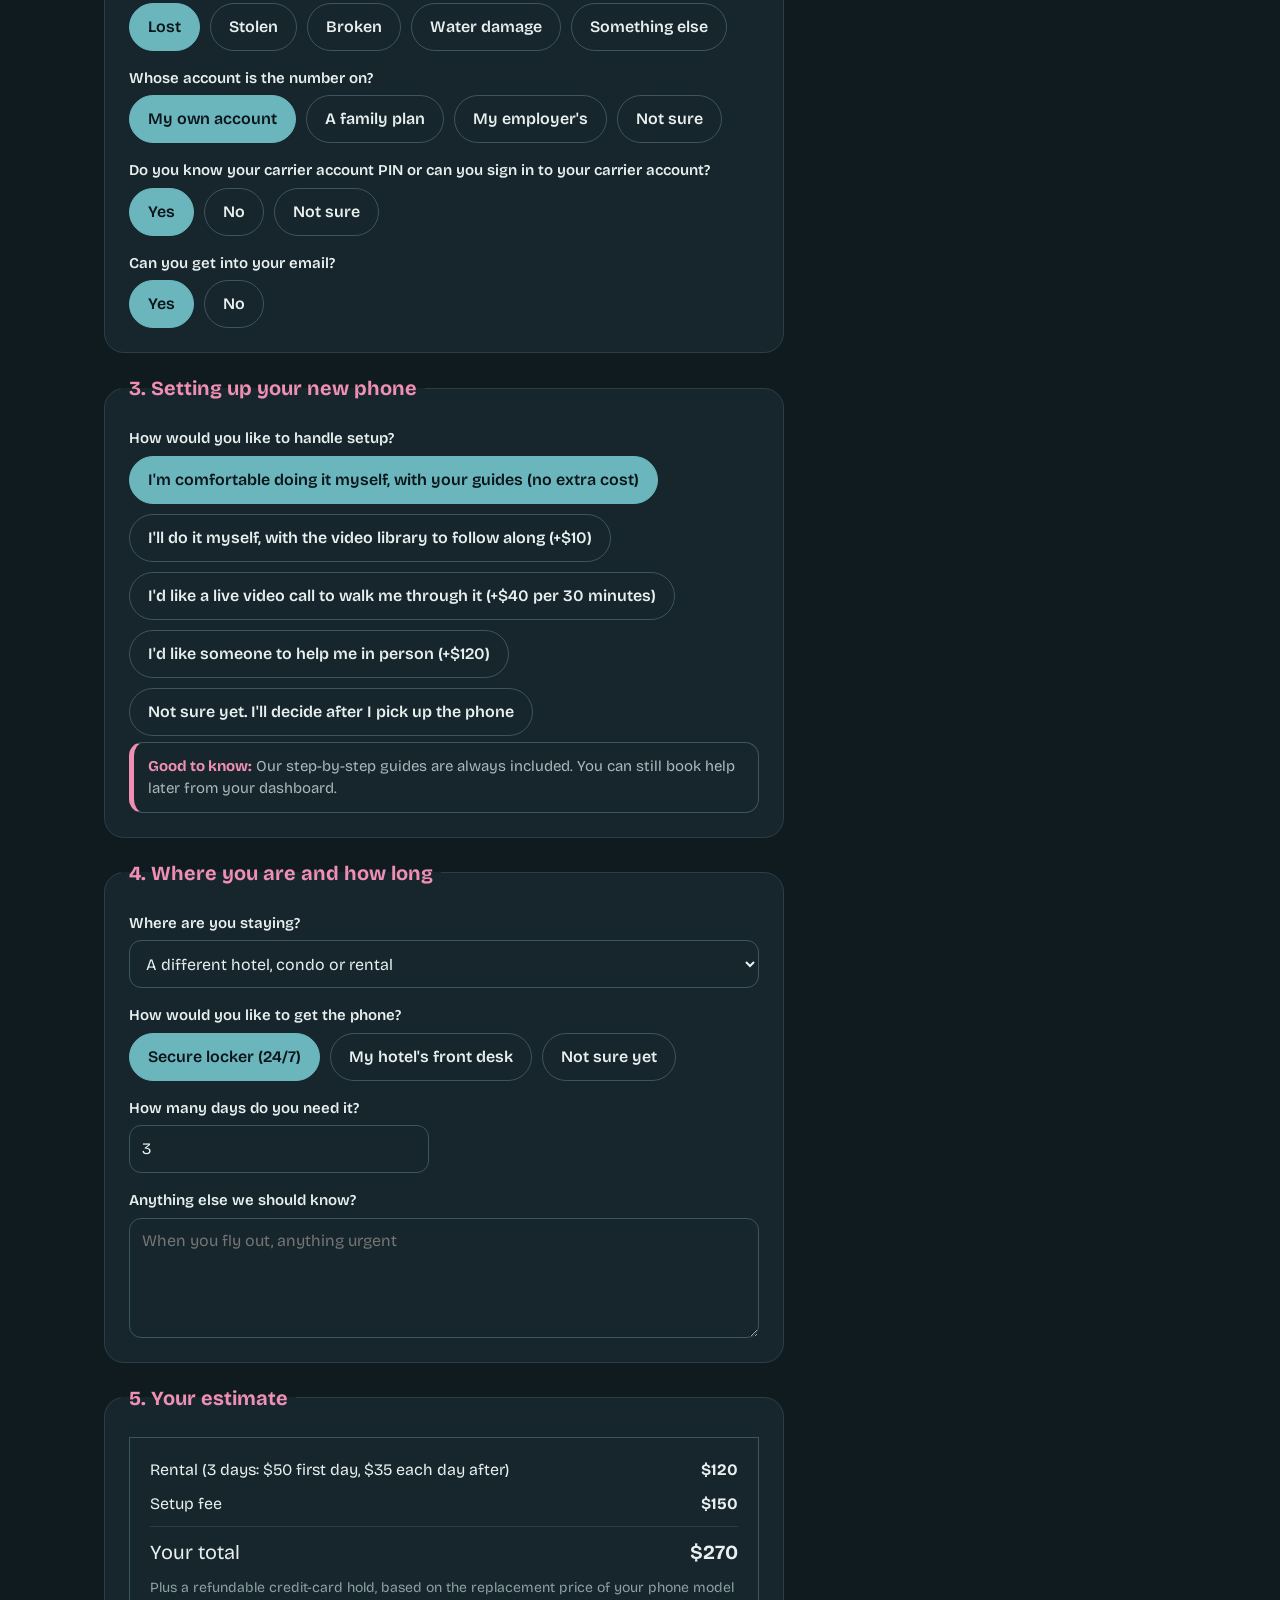
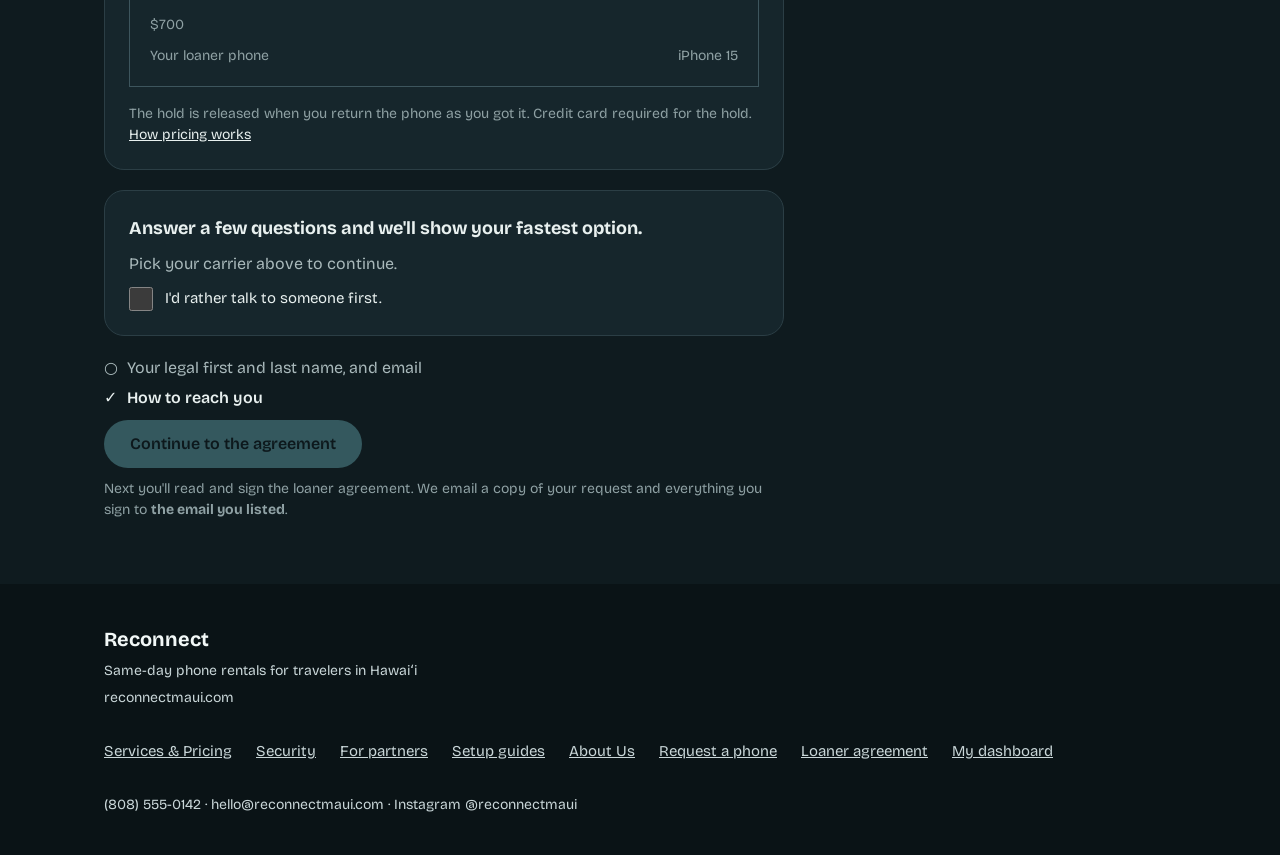
<file: contact.html>
<!doctype html>
<html lang="en">

<head>
  <meta charset="utf-8">
  <meta name="viewport" content="width=device-width, initial-scale=1">
  <title>Reconnect Request a Phone</title>
  <link rel="icon" type="image/png"
    href="[data-uri]">
  <link rel="apple-touch-icon" href="img/apple-touch-icon.png">
  <link rel="stylesheet" href="site.css">
  <script src="site.js" defer></script>
  <link rel="preconnect" href="https://fonts.googleapis.com">
  <link rel="preconnect" href="https://fonts.gstatic.com" crossorigin>
  <link
    href="https://fonts.googleapis.com/css2?family=Bricolage+Grotesque:opsz,wght@12..96,400;12..96,600;12..96,800&display=swap"
    rel="stylesheet">
  <style>
    [hidden] {
      display: none !important
    }
  </style>
</head>

<body>
  <div class="util">
    <div><span>Lost your phone? Call or text <strong>(808) 555-0142</strong></span></div>
  </div>
  <header style="border-bottom:1.5px solid var(--line);background:var(--surface)">
    <div
      style="max-width:1120px;margin:0 auto;padding:12px 24px;display:flex;flex-wrap:wrap;align-items:center;justify-content:space-between;gap:16px">
      <a href="index.html" style="text-decoration:none;display:flex;align-items:center;gap:10px"><img
          src="[data-uri]"
          alt="" width="44" height="44" style="display:block;border-radius:10px"><span
          style="font-size:22px;font-weight:700">Reconnect</span></a>
      <nav class="nav" style="display:flex;flex-wrap:wrap;align-items:center;gap:24px" aria-label="Main">
        <a href="index.html">Home</a><a href="services.html">Services &amp; Pricing</a><a
          href="security.html">Security</a><a href="guides.html">Setup guides</a><a href="about.html">About Us</a>
        <a href="contact.html" class="btn" style="min-height:44px;padding:0 20px" aria-current="page">Request a
          phone</a>
      </nav>
    </div>
  </header>
  <main>

    <section style="max-width:1120px;margin:0 auto;padding:48px 24px 16px;display:flex;flex-direction:column;gap:12px">
      <span class="tag">Request a phone</span>
      <h1 style="margin:0;font-size:42px;line-height:1.15">Tell us what happened. We'll call you back.</h1>
      <p style="margin:0;font-size:18px;line-height:1.5;color:var(--soft);max-width:700px">This takes a couple of
        minutes. Answer a few questions and we'll show your fastest option. If everything looks good, you can sign and
        get your locker code right away, any hour. If we need to talk first, we call during business hours. Traveling
        alone with no second phone? That's fine. Nothing here needs another person or another phone.</p>
      <div class="callout" style="font-size:14px;color:var(--soft);max-width:700px">Demo: nothing is sent, saved, or
        charged on this page.</div>
    </section>

    <section
      style="max-width:1120px;margin:0 auto;padding:16px 24px 64px;display:flex;flex-wrap:wrap;gap:32px;align-items:flex-start">

      <form id="request-form" novalidate style="flex:2 1 560px;min-width:0;display:flex;flex-direction:column;gap:20px">

        <!-- 1 -->
        <fieldset class="panel" id="panel1" style="position:relative">
          <legend>1. How to reach you</legend>
          <div id="suggest" role="listbox" aria-label="Demo customers" hidden
            style="position:absolute;z-index:30;min-width:300px;max-width:calc(100% - 24px);background:var(--surface);border:2px solid var(--accent);border-radius:12px;box-shadow:0 10px 30px rgba(0,0,0,.45);padding:6px;display:flex;flex-direction:column;gap:2px">
          </div>
          <div class="field"><span class="q">Your legal name</span><span
              style="font-size:14px;color:var(--mute);line-height:1.5">Enter it exactly as it appears on your
              government-issued photo ID. You'll show that ID at pickup, and it has to match the name you sign and the
              card you use.</span>
            <div style="display:flex;flex-wrap:wrap;gap:12px">
              <div class="field" style="flex:2 1 180px"><label for="fname">Legal first name</label><input id="fname"
                  type="text" autocomplete="given-name" placeholder="First name"></div>
              <div class="field" style="flex:0 1 130px"><label for="minit">Middle initial (optional)</label><input
                  id="minit" type="text" maxlength="1" autocomplete="additional-name" placeholder="M"></div>
              <div class="field" style="flex:2 1 180px"><label for="lname">Legal last name</label><input id="lname"
                  type="text" autocomplete="family-name" placeholder="Last name"></div>
            </div>
          </div>
          <div class="field"><label for="email">Email (we send copies of everything you fill out or sign
              here)</label><input id="email" type="email" autocomplete="email" placeholder="name@example.com"
              aria-describedby="email-note"><span id="email-note"
              style="font-size:14px;color:var(--mute);line-height:1.5">Your request, signed agreement, receipt and
              locker code are all emailed to this address, whatever contact method you pick below. Please check the
              spelling.</span></div>
          <div class="field"><label for="reach">What's the best way for us to reach you?</label>
            <select id="reach">
              <option value="email">Email</option>
              <option value="cell">Call or text my cell phone</option>
              <option value="room">My hotel or rental room phone</option>
              <option value="friend">A friend's or travel companion's phone</option>
              <option value="other">Another number</option>
            </select>
          </div>
          <div class="field" id="reach-wrap" hidden><label for="reach-detail" id="reach-label">Number</label><input
              id="reach-detail" type="text" placeholder="" autocomplete="off"><span id="reach-hint"
              style="font-size:14px;color:var(--mute);line-height:1.5"></span></div>
          <div class="field"><label for="when">If we reach out, when is best? (business hours: 8 AM to 8 PM, Monday to
              Saturday)</label>
            <select id="when">
              <option>As soon as possible</option>
              <option>In about 30 minutes</option>
              <option>In about an hour</option>
              <option>Later today</option>
              <option>Tomorrow morning</option>
            </select>
          </div>
        </fieldset>

        <!-- 2 -->
        <fieldset class="panel">
          <legend>2. About your phone</legend>
          <div class="field"><span class="q">Is it a personal or business phone?</span>
            <div class="choice-row"><label class="choice"><input type="radio" name="use" value="personal"
                  checked><span>Personal</span></label><label class="choice"><input type="radio" name="use"
                  value="business"><span>Business</span></label></div>
            <div class="notice" id="n-use" hidden></div>
          </div>
          <div class="field"><span class="q">What kind of phone was it?</span>
            <div class="choice-row"><label class="choice"><input type="radio" name="ptype" value="iphone"
                  checked><span>iPhone</span></label><label class="choice"><input type="radio" name="ptype"
                  value="android"><span>Android</span></label><label class="choice"><input type="radio" name="ptype"
                  value="other"><span>Other</span></label></div>
            <div class="notice" id="n-ptype" hidden></div>
          </div>
          <div class="field"><label for="model">Model, if you know it</label><input id="model" type="text"
              placeholder="For example, iPhone 15 Pro or Galaxy S23" aria-describedby="model-note"><span id="model-note"
              style="font-size:14px;color:var(--mute);line-height:1.5">We match your loaner to the kind of phone you
              use: iPhone for iPhone, Android for Android. Every loaner supports eSIM.</span></div>
          <div class="field"><label for="carrier">Who is your carrier?</label>
            <select id="carrier">
              <option value="">Choose one</option>
              <option value="att">AT&amp;T</option>
              <option value="verizon">Verizon</option>
              <option value="tmobile">T-Mobile</option>
              <option value="other">Other or prepaid</option>
              <option value="unsure">Not sure</option>
            </select>
            <div class="notice" id="n-carrier" hidden></div>
          </div>
          <div class="field"><span class="q">What happened to it?</span>
            <div class="choice-row"><label class="choice"><input type="radio" name="what" value="lost"
                  checked><span>Lost</span></label><label class="choice"><input type="radio" name="what"
                  value="stolen"><span>Stolen</span></label><label class="choice"><input type="radio" name="what"
                  value="broken"><span>Broken</span></label><label class="choice"><input type="radio" name="what"
                  value="water"><span>Water damage</span></label><label class="choice"><input type="radio" name="what"
                  value="other"><span>Something else</span></label></div>
            <div class="notice" id="n-what" hidden></div>
          </div>
          <div class="field"><span class="q">Whose account is the number on?</span>
            <div class="choice-row"><label class="choice"><input type="radio" name="acct" value="mine" checked><span>My
                  own account</span></label><label class="choice"><input type="radio" name="acct" value="family"><span>A
                  family plan</span></label><label class="choice"><input type="radio" name="acct" value="work"><span>My
                  employer's</span></label><label class="choice"><input type="radio" name="acct"
                  value="unsure"><span>Not sure</span></label></div>
            <div class="notice" id="n-acct" hidden></div>
          </div>
          <div class="field"><span class="q">Do you know your carrier account PIN or can you sign in to your carrier
              account?</span>
            <div class="choice-row"><label class="choice"><input type="radio" name="pin" value="yes"
                  checked><span>Yes</span></label><label class="choice"><input type="radio" name="pin"
                  value="no"><span>No</span></label><label class="choice"><input type="radio" name="pin"
                  value="unsure"><span>Not sure</span></label></div>
            <div class="notice" id="n-pin" hidden></div>
          </div>
          <div class="field"><span class="q">Can you get into your email?</span>
            <div class="choice-row"><label class="choice"><input type="radio" name="mail" value="yes"
                  checked><span>Yes</span></label><label class="choice"><input type="radio" name="mail"
                  value="no"><span>No</span></label></div>
            <div class="notice" id="n-mail" hidden></div>
          </div>

        </fieldset>

        <!-- 3 -->
        <fieldset class="panel">
          <legend>3. Setting up your new phone</legend>
          <div class="field"><span class="q">How would you like to handle setup?</span>
            <div class="choice-row" style="flex-direction:column;align-items:stretch">
              <label class="choice"><input type="radio" name="help" value="own" checked><span>I'm comfortable doing it
                  myself, with your guides (no extra cost)</span></label>
              <label class="choice"><input type="radio" name="help" value="library"><span>I'll do it myself, with the
                  video library to follow along (+$10)</span></label>
              <label class="choice"><input type="radio" name="help" value="video"><span>I'd like a live video call to
                  walk me through it (+$40 per 30 minutes)</span></label>
              <label class="choice"><input type="radio" name="help" value="inperson"><span>I'd like someone to help me
                  in person (+$120)</span></label>
              <label class="choice"><input type="radio" name="help" value="unsure"><span>Not sure yet. I'll decide after
                  I pick up the phone</span></label>
            </div>
            <div class="notice" id="n-help" hidden></div>
          </div>
        </fieldset>

        <!-- 4 -->
        <fieldset class="panel">
          <legend>4. Where you are and how long</legend>
          <div class="field"><label for="stay">Where are you staying?</label><select id="stay">
              <option value="">A different hotel, condo or rental</option>
              <option>Maui Seaside Hotel</option>
              <option>Maui Coast Hotel</option>
              <option>Paia Inn</option>
              <option>Lahaina Shores Beach Resort</option>
            </select></div>
          <div class="field"><span class="q">How would you like to get the phone?</span>
            <div class="choice-row"><label class="choice"><input type="radio" name="pick" value="locker"
                  checked><span>Secure locker (24/7)</span></label><label class="choice"><input type="radio" name="pick"
                  value="desk"><span>My hotel's front desk</span></label><label class="choice"><input type="radio"
                  name="pick" value="unsure"><span>Not sure yet</span></label></div>
            <div class="notice" id="n-pick" hidden></div>
          </div>
          <div class="field" style="max-width:300px"><label for="days">How many days do you need it?</label><input
              id="days" type="number" min="1" max="60" value="3" inputmode="numeric"></div>
          <div class="field"><label for="msg">Anything else we should know?</label><textarea id="msg"
              placeholder="When you fly out, anything urgent"></textarea></div>
        </fieldset>

        <!-- 4 -->
        <fieldset class="panel" aria-describedby="est-note">
          <legend>5. Your estimate</legend>
          <div role="status" aria-live="polite"
            style="border:1.5px solid var(--line2);background:var(--surface);padding:20px;display:flex;flex-direction:column;gap:10px">
            <div class="row"><span>Rental (<span id="d-days">3</span> <span id="d-word">days</span>: $50 first day, $35
                each day after)</span><strong id="d-rate">$120</strong></div>
            <div class="row"><span>Setup fee</span><strong>$150</strong></div>
            <div class="row" id="d-help-row" hidden><span id="d-help-label">Optional setup help</span><strong
                id="d-help">$0</strong></div>
            <div class="row total"><span>Your total</span><strong id="d-total">$270</strong></div>
            <div class="row sub"><span>Plus a refundable credit-card hold, based on the replacement price of your phone
                model</span><span id="d-hold">$600–$800</span></div>
            <div class="row sub"><span>Your loaner phone</span><span id="d-phone">iPhone 15</span></div>
          </div>
          <p id="est-note" style="margin:0;color:var(--mute);font-size:14px">The hold is released when you return the
            phone as you got it. Credit card required for the hold. <a href="services.html">How pricing works</a></p>
        </fieldset>

        <!-- PATH -->
        <div id="path-banner" class="panel" role="status" aria-live="polite" style="gap:10px">
          <strong id="path-title" style="font-size:18px"></strong>
          <span id="path-body" style="line-height:1.55;color:var(--soft)"></span>
          <label class="inline"><input type="checkbox" id="prefer-call"><span>I'd rather talk to someone
              first.</span></label>
        </div>

        <div style="display:flex;flex-direction:column;gap:10px">
          <ul id="ready-list"
            style="margin:0;padding:0;list-style:none;display:flex;flex-direction:column;gap:6px;color:var(--soft)">
            <li data-k="contact"><span class="tick">○</span> Your legal first and last name, and email</li>
            <li data-k="reach"><span class="tick">○</span> How to reach you</li>
          </ul>
          <div id="form-err" role="alert" style="color:var(--pink);font-weight:600" hidden></div>
          <div><button type="submit" id="send-btn" class="btn" disabled>Continue to the agreement</button></div>
          <p style="margin:0;color:var(--mute);font-size:14px">Next you'll read and sign the loaner agreement. We email
            a copy of your request and everything you sign to <strong data-email-live>the email you listed</strong>.</p>
        </div>
      </form>

      <aside style="flex:1 1 300px;min-width:0;display:flex;flex-direction:column;gap:20px">
        <div class="card">
          <h2 style="margin:0;font-size:20px">What happens next</h2>
          <ol style="margin:0;padding-left:20px;line-height:1.8;color:var(--soft)">
            <li>Answer a few questions.</li>
            <li>Read and sign the loaner agreement, then place your refundable hold.</li>
            <li>Your dashboard shows your locker code, your phone's details and your setup steps. Your code comes right
              away, any hour. If we need to talk first, it unlocks after our call.</li>
            <li>Scan your photo ID at the locker (or show it at your hotel's desk), pick up the phone, and follow your
              <a href="guides.html">setup guide</a>.</li>
            <li>We check in the next business day.</li>
          </ol>
        </div>
        <div class="card">
          <h2 style="margin:0;font-size:20px">Reach us directly</h2>
          <div>Call or text: (808) 555-0142</div>
          <div>Email: hello@reconnectmaui.com</div>
          <div>Hours: 8 AM to 8 PM, Monday to Saturday</div>
        </div>
      </aside>
    </section>

  </main>
  <footer style="background:var(--foot);color:#c9d6d8">
    <div
      style="max-width:1120px;margin:0 auto;padding:40px 24px;display:flex;flex-wrap:wrap;gap:32px;justify-content:space-between">
      <div style="display:flex;flex-direction:column;gap:6px"><strong
          style="font-size:20px;color:var(--hi)">Reconnect</strong><span style="font-size:14px">Same-day phone rentals
          for travelers in Hawaiʻi</span><span style="font-size:14px">reconnectmaui.com</span></div>
      <div style="display:flex;flex-wrap:wrap;gap:24px;align-items:flex-start;font-size:15px"><a href="services.html"
          style="color:#c9d6d8">Services &amp; Pricing</a><a href="security.html" style="color:#c9d6d8">Security</a><a
          href="partners.html" style="color:#c9d6d8">For partners</a><a href="guides.html" style="color:#c9d6d8">Setup
          guides</a><a href="about.html" style="color:#c9d6d8">About Us</a><a href="contact.html"
          style="color:#c9d6d8">Request a phone</a><a href="agreement.html" style="color:#c9d6d8">Loaner agreement</a><a
          href="dashboard.html" style="color:#c9d6d8">My dashboard</a></div>
      <div style="font-size:14px">(808) 555-0142 · hello@reconnectmaui.com · Instagram @reconnectmaui</div>
    </div>
  </footer>
  <script>
    (function () {
      var $ = function (x) { return document.querySelector(x); };
      var form = $('#request-form'), mode = 'pending';
      var PARTNER_HOTELS = ['Maui Seaside Hotel', 'Maui Coast Hotel', 'Paia Inn', 'Lahaina Shores Beach Resort'];
      function isPartner() { return PARTNER_HOTELS.indexOf($('#stay').value) > -1; }
      function validEmail() { return /^[^@\s]+@[^@\s]+\.[^@\s]+$/.test(($('#email').value || '').trim()); }
      function val(n) { var e = document.querySelector('input[name="' + n + '"]:checked'); return e ? e.value : ''; }
      var HELP = { own: { label: 'Guides only', fee: 0 }, library: { label: 'Video library', fee: 10 }, video: { label: 'Live video call (30 min)', fee: 40 }, inperson: { label: 'In-person help', fee: 120 }, unsure: { label: 'Decide later', fee: 0 } };
      var REACH = {
        email: { label: 'Email', m: 'email', wrap: false },
        cell: { label: 'Cell number', m: 'your cell phone', hint: 'We will call or text this number.', ph: '(808) 555-0100', wrap: true },
        room: { label: 'Hotel name and room number or extension', m: 'your room phone', hint: 'We will ask the front desk to connect us. Please tell us if you are out during the day.', ph: 'Maui Seaside Hotel, room 214', wrap: true },
        friend: { label: 'Their name and number', m: "your friend's or companion's phone", hint: 'We only use this to reach you. We will not share your request details with them.', ph: 'Kai, (808) 555-0111', wrap: true },
        other: { label: 'Number or other details', m: 'the number or details you gave us', hint: 'Tell us how and when to reach you.', ph: 'Number, app, or anything that works', wrap: true }
      };
      var NOTES = {
        use: { business: "If your employer provides or manages this phone, they may need to approve moving the number, and someone from your company's IT may need to be involved. If it's your own business account, you're all set." },
        carrier: {
          att: "AT&T only lets the account owner or an authorized user activate a new SIM or eSIM. Make sure that's you, or have that person nearby.",
          verizon: "Verizon requires the Account Owner or an Account Manager. If your account has just one line, Verizon may ask to verify you using your old phone. If that's lost, we'll go over other options, like calling Verizon.",
          tmobile: "T-Mobile has a security setting called SIM Protection that blocks moving your number. It has to be off first, and only the primary account holder can turn it off. If you can't sign in, T-Mobile offers an ID photo check for some accounts.",
          other: "Smaller and prepaid carriers don't always support eSIM, which our phones use. We'll check your carrier before you pay anything.",
          unsure: "No problem. Your carrier's name is on a recent bill or text, or we can help you find it on the call. We'll confirm before you pay anything."
        },
        what: {
          stolen: "If your phone was stolen, report it to your carrier and the police. Your carrier may have suspended your line, and it may need to be restored before your number can move.",
          broken: "If your old phone still turns on, even a little, tell us. Moving your number straight from it can be faster.",
          water: "If your old phone still turns on, tell us. Moving your number straight from it can be faster. Please don't charge a wet phone."
        },
        acct: {
          family: "On a family plan, only the account holder (or an authorized user) can move a number. If that's someone else, have them nearby when we call, or when you contact your carrier.",
          work: "If your employer owns the account, they usually need to approve moving the number, and someone from your company's IT may need to be on the call. We'll help you work out who to ask.",
          unsure: "Check a recent bill or your carrier's app for the account holder's name. Only the account holder or an authorized user can move a number."
        },
        pin: {
          no: "Carriers usually ask for your account PIN or passcode. If you don't have it, they can often reset it or use another check, like a photo ID, but some send a code to your old phone, which you don't have. We'll go over your options.",
          unsure: "Carriers usually ask for your account PIN or passcode. If you're not sure, they can often reset it or use another check, like a photo ID, but some send a code to your old phone, which you don't have. We'll go over your options."
        },
        mail: { no: "Carriers often email the eSIM QR code, so we'll find another way to get it to you." },
        ptype: { other: "No problem. Tell us the model so we can give you the right steps. Until then we'll plan on an iPhone loaner, and we can swap it on our call." },
        help: {
          own: "Our step-by-step guides are always included. You can still book help later from your dashboard.",
          library: "Short videos for each step of your phone and carrier. You can watch them from your dashboard.",
          video: "Pick a time from your dashboard after you sign. A video call link is emailed to you. Billed per 30 minutes.",
          inperson: "A team member meets you at your pickup spot or hotel. Subject to availability. We'll confirm a time with you.",
          unsure: "No problem. You can add help any time from your dashboard."
        },
        pick: {
          desk: "Front-desk pickup is for guests of that hotel only. Show your photo ID at the desk and staff will match it to your name. Desks keep their own hours, so the locker is the better choice after hours.",
          deskno: "Front-desk pickup is only for guests of our partner hotels. Choose the locker, or pick your hotel above if it is on the list.",
          unsure: "Lockers are open 24/7 and are the fastest option."
        }
      };

      // ---- match the loaner to the customer's phone type (three generations behind the newest) ----
      // Newest as of Nov 2026: iPhone 18 Pro, Galaxy S26, Pixel 11. Three generations back: iPhone 15, Galaxy S23, Pixel 8 (all eSIM).
      function assignPhone(ptype, modelText) {
        var m = (modelText || '').toLowerCase(), p;
        if (ptype === 'android') {
          var pixel = /pixel|google/.test(m), sam = /samsung|galaxy|\bs\d{2}\b|fold|flip|ultra|\ba\d{2}\b/.test(m);
          if (pixel && !sam) {
            p = /pro/.test(m) ? { make: 'Google', model: 'Pixel 8 Pro', storage: '128 GB', color: 'Obsidian', price: 650 } : { make: 'Google', model: 'Pixel 8', storage: '128 GB', color: 'Obsidian', price: 600 };
            p.newest = 'Pixel 11'; p.family = 'Pixel';
          } else {
            p = /ultra/.test(m) ? { make: 'Samsung', model: 'Galaxy S23 Ultra', storage: '256 GB', color: 'Phantom Black', price: 750 } : (/\+|plus/.test(m) ? { make: 'Samsung', model: 'Galaxy S23+', storage: '256 GB', color: 'Phantom Black', price: 650 } : { make: 'Samsung', model: 'Galaxy S23', storage: '128 GB', color: 'Phantom Black', price: 600 });
            p.newest = 'Galaxy S26'; p.family = 'Galaxy S';
          }
          p.os = 'Android'; p.kind = 'Android';
        } else {
          if (/pro\s*max/.test(m)) p = { make: 'Apple', model: 'iPhone 15 Pro Max', storage: '256 GB', color: 'Natural Titanium', price: 800 };
          else if (/pro/.test(m)) p = { make: 'Apple', model: 'iPhone 15 Pro', storage: '128 GB', color: 'Black Titanium', price: 750 };
          else if (/plus|\bair\b|max/.test(m)) p = { make: 'Apple', model: 'iPhone 15 Plus', storage: '128 GB', color: 'Blue', price: 750 };
          else p = { make: 'Apple', model: 'iPhone 15', storage: '128 GB', color: 'Black', price: 700 };
          p.newest = 'iPhone 18 Pro'; p.family = 'iPhone'; p.os = 'iOS'; p.kind = (ptype === 'other') ? 'iPhone (to confirm on our call)' : 'iPhone';
        }
        p.esim = true; p.gens = 3; return p;
      }
      function seeded(str) { var h = 2166136261; for (var i = 0; i < str.length; i++) { h ^= str.charCodeAt(i); h = Math.imul(h, 16777619); } return function () { h ^= h << 13; h ^= h >>> 17; h ^= h << 5; return (h >>> 0) / 4294967296; }; }
      function luhn(d) { var sum = 0, alt = true; for (var i = d.length - 1; i >= 0; i--) { var n = +d[i]; if (alt) { n *= 2; if (n > 9) n -= 9; } sum += n; alt = !alt; } return String((10 - sum % 10) % 10); }
      function fmtDT(d) { return d.toLocaleString('en-US', { timeZone: 'Pacific/Honolulu', month: 'short', day: 'numeric', year: 'numeric', hour: 'numeric', minute: '2-digit' }); }

      function fullName() { var f = $('#fname').value.trim(), m = $('#minit').value.trim().toUpperCase(), l = $('#lname').value.trim(); return [f, m ? m + '.' : '', l].filter(Boolean).join(' '); }
      function nameOK() { return !!($('#fname').value.trim() && $('#lname').value.trim()); }
      var DEMO = {
        tom: { fname: 'Tom', minit: '', lname: 'Hardy', email: 'tomhardy@email.com', reach: 'email', detail: '', when: 'As soon as possible', use: 'personal', ptype: 'android', model: 'Google Pixel 11', carrier: 'att', what: 'lost', acct: 'mine', pin: 'yes', mail: 'yes', help: 'own', stay: '', pick: 'locker', days: '3' },
        megan: { fname: 'Megan', minit: '', lname: 'Wolfe', email: 'mwolfe@email.com', reach: 'cell', detail: '(808) 555-0134', when: 'As soon as possible', use: 'personal', ptype: 'iphone', model: 'iPhone Duo', carrier: 'verizon', what: 'broken', acct: 'mine', pin: 'yes', mail: 'yes', help: 'video', stay: 'Maui Coast Hotel', pick: 'desk', days: '5' }
      };
      function fillDemo(k) {
        var d = DEMO[k]; $('#prefer-call').checked = false;
        $('#fname').value = d.fname; $('#minit').value = d.minit; $('#lname').value = d.lname; $('#email').value = d.email;
        $('#reach').value = d.reach; reachUI(); $('#reach-detail').value = d.detail; $('#when').value = d.when;
        ['use', 'ptype', 'what', 'acct', 'pin', 'mail', 'help', 'pick'].forEach(function (n) { var el = document.querySelector('input[name="' + n + '"][value="' + d[n] + '"]'); if (el) el.checked = true; });
        $('#model').value = d.model; $('#carrier').value = d.carrier; $('#stay').value = d.stay; $('#days').value = d.days; $('#msg').value = '';
        $('#form-err').hidden = true; render();
      }
      // ---- demo suggestions: appear under the name and email fields, like browser autofill ----
      var SUG = [
        { k: 'tom', t: 'Tom Hardy', d: 'tomhardy@email.com · Google Pixel 11 · solo traveler' },
        { k: 'megan', t: 'Megan Wolfe', d: 'mwolfe@email.com · iPhone Duo' }
      ];
      var pop = $('#suggest'), popFor = null, hi = -1;
      function popItems() { return pop.querySelectorAll('[role=option]'); }
      function setHi(i) { var it = popItems(); if (!it.length) return; hi = (i + it.length) % it.length; it.forEach(function (e, j) { e.style.background = (j === hi) ? 'var(--ground)' : 'transparent'; e.setAttribute('aria-selected', j === hi ? 'true' : 'false'); }); }
      function closePop() { pop.hidden = true; popFor = null; hi = -1; }
      function pick(k) {
        if (k === 'clear') { form.reset(); $('#form-err').hidden = true; render(); }
        else fillDemo(k);
        closePop();
        var f = document.activeElement; if (f && f.blur) f.blur();
      }
      function showPop(inp) {
        var vals = [$('#fname').value, $('#lname').value, $('#email').value].map(function (v) { return v.trim(); });
        var empty = !vals[0] && !vals[1] && !vals[2], demoFilled = SUG.some(function (x) { return $('#fname').value.trim() === DEMO[x.k].fname && $('#email').value.trim() === DEMO[x.k].email; });
        if (!empty && !demoFilled) { closePop(); return; }
        pop.innerHTML = '';
        var h = document.createElement('div'); h.textContent = 'Demo customers'; h.style.cssText = 'font-size:12px;letter-spacing:.06em;text-transform:uppercase;color:var(--mute);padding:6px 10px 2px'; pop.appendChild(h);
        SUG.concat(demoFilled ? [{ k: 'clear', t: 'Clear the form', d: '' }] : []).forEach(function (x) {
          var o = document.createElement('div'); o.setAttribute('role', 'option'); o.setAttribute('aria-selected', 'false'); o.tabIndex = -1; o.dataset.k = x.k;
          o.style.cssText = 'padding:8px 10px;border-radius:8px;cursor:pointer;display:flex;flex-direction:column;gap:2px';
          var a = document.createElement('strong'); a.textContent = x.t; o.appendChild(a);
          if (x.d) { var b = document.createElement('span'); b.textContent = x.d; b.style.cssText = 'font-size:13px;color:var(--soft)'; o.appendChild(b); }
          o.addEventListener('mousedown', function (e) { e.preventDefault(); pick(x.k); });
          o.addEventListener('mouseenter', function () { setHi(Array.prototype.indexOf.call(popItems(), o)); });
          pop.appendChild(o);
        });
        var pr = $('#panel1').getBoundingClientRect(), ir = inp.getBoundingClientRect();
        pop.style.top = (ir.bottom - pr.top + 4) + 'px'; pop.style.left = Math.max(8, Math.min(ir.left - pr.left, pr.width - 320)) + 'px';
        pop.hidden = false; popFor = inp; hi = -1;
      }
      ['#fname', '#lname', '#email'].forEach(function (id) {
        var el = $(id);
        el.addEventListener('focus', function () { showPop(el); });
        el.addEventListener('click', function () { showPop(el); });
        el.addEventListener('input', function () { if (el.value.trim()) closePop(); });
        el.addEventListener('blur', function () { setTimeout(function () { if (document.activeElement !== pop) closePop(); }, 120); });
        el.addEventListener('keydown', function (e) {
          if (pop.hidden) return;
          if (e.key === 'ArrowDown') { e.preventDefault(); setHi(hi + 1); }
          else if (e.key === 'ArrowUp') { e.preventDefault(); setHi(hi < 0 ? -1 : hi - 1); }
          else if (e.key === 'Enter' && hi >= 0) { e.preventDefault(); pick(popItems()[hi].dataset.k); }
          else if (e.key === 'Escape') { closePop(); }
        });
      });
      function days() { return Math.max(1, Math.min(60, parseInt($('#days').value, 10) || 1)); }
      function calc() {
        var d = days(), h = HELP[val('help')] || HELP.own, ph = assignPhone(val('ptype'), $('#model').value);
        $('#d-days').textContent = d; $('#d-word').textContent = d === 1 ? 'day' : 'days';
        $('#d-rate').textContent = '$' + (50 + 35 * (d - 1));
        $('#d-help-row').hidden = !h.fee; $('#d-help-label').textContent = 'Optional setup help: ' + h.label; $('#d-help').textContent = '$' + h.fee;
        $('#d-total').textContent = '$' + (50 + 35 * (d - 1) + 150 + h.fee);
        $('#d-hold').textContent = '$' + ph.price;
        $('#d-phone').textContent = ph.model;
      }
      function showNotes() {
        var pairs = [["use", val("use")], ["carrier", $("#carrier").value], ["what", val("what")], ["acct", val("acct")], ["pin", val("pin")], ["mail", val("mail")], ["ptype", val("ptype")], ["help", val("help")], ["pick", (val("pick") === "desk" && !isPartner()) ? "deskno" : val("pick")]];
        pairs.forEach(function (q) {
          var el = $("#n-" + q[0]), txt = (NOTES[q[0]] || {})[q[1]] || "";
          if (!el) return;
          if (txt) { el.hidden = false; el.innerHTML = "<strong>Heads up:</strong> " + txt; }
          else { el.hidden = true; el.textContent = ""; }
        });
        $('#n-help').innerHTML = $('#n-help').hidden ? '' : $('#n-help').innerHTML.replace('Heads up:', 'Good to know:');
      }
      function reachUI() {
        var r = REACH[$('#reach').value];
        $('#reach-wrap').hidden = !r.wrap;
        if (r.wrap) { $('#reach-label').textContent = r.label; $('#reach-detail').placeholder = r.ph; $('#reach-hint').textContent = r.hint; }
      }
      function decide() {
        var c = $('#carrier').value, why = [];
        if (!c) { mode = 'pending'; return why; }
        if ($('#prefer-call').checked) why.push("You asked to talk first.");
        if (c === 'other' || c === 'unsure') why.push("We'll check your carrier first.");
        if (val('acct') === 'work') why.push("A work-managed number may need your employer's approval.");
        else if (val('acct') !== 'mine') why.push("If the account belongs to someone else, they'll need to be reachable for the carrier to verify.");
        if (val('pin') !== 'yes') why.push("No worries if you don't have your PIN. We'll walk you through your options.");
        if (val('mail') !== 'yes') why.push("Many carriers send activation codes by email, so we'll look at other options with you.");
        if (val('ptype') === 'other') why.push("We'll confirm the right setup for your phone type.");
        if (val('pick') === 'desk' && !isPartner()) why.push("Front-desk pickup is for guests of our partner hotels.");
        if (val('pick') === 'unsure') why.push("We'll help you choose a pickup option.");
        mode = why.length ? 'call' : 'green';
        return why;
      }
      function reachOK() { return $('#reach').value === 'email' || !!$('#reach-detail').value.trim(); }
      function render() {
        showNotes(); reachUI(); calc();
        var em = ($('#email').value || '').trim(); document.querySelectorAll('[data-email-live]').forEach(function (x) { x.textContent = em || 'the email you listed'; });
        var why = decide(), t = $('#path-title'), b = $('#path-body');
        if (mode === 'pending') {
          t.textContent = 'Answer a few questions and we\'ll show your fastest option.';
          b.textContent = 'Pick your carrier above to continue.';
        } else if (mode === 'green') {
          t.textContent = 'Good news: you can skip the wait.';
          b.textContent = 'Next you\'ll read and sign the agreement and place a refundable hold. Your locker code is then waiting on your dashboard, any hour. We\'ll check in the next business day to make sure everything went well.';
        } else {
          t.textContent = 'Let\'s talk first.';
          b.textContent = why.join(' ') + ' We\'ll reach you within 15 minutes during business hours (8 AM to 8 PM, Monday to Saturday), or the next business day. You can read and sign the agreement now to save time. Your locker code unlocks on your dashboard after we talk.';
        }
        var okContact = !!(nameOK() && validEmail()), okReach = reachOK();
        var st = { contact: okContact, reach: okReach };
        document.querySelectorAll('#ready-list li').forEach(function (li) {
          var on = st[li.getAttribute('data-k')];
          li.querySelector('.tick').textContent = on ? '✓' : '○';
          li.style.color = on ? 'var(--ink)' : 'var(--soft)'; li.style.fontWeight = on ? '600' : '400';
        });
        $('#send-btn').disabled = !(okContact && okReach && mode !== 'pending');
      }
      form.addEventListener('input', render);
      form.addEventListener('change', render);
      form.addEventListener('submit', function (e) {
        e.preventDefault();
        var err = $('#form-err'); err.hidden = true;
        if ($('#send-btn').disabled) {
          var miss = []; if (!$('#fname').value.trim()) miss.push('your legal first name'); if (!$('#lname').value.trim()) miss.push('your legal last name'); if (!validEmail()) miss.push('a valid email'); if (!reachOK()) miss.push('how to reach you');
          err.textContent = miss.length ? ('Please add ' + miss.join(', ').replace(/, ([^,]*)$/, ' and $1') + '.') : 'Please choose your carrier so we can show your fastest option.';
          err.hidden = false; return;
        }
        var d = days(), h = HELP[val('help')] || HELP.own, ph = assignPhone(val('ptype'), $('#model').value);
        var rnd = seeded((fullName() + $('#email').value.trim() + Date.now()));
        var A = 'ABCDEFGHJKLMNPQRSTUVWXYZ0123456789', ser = '';
        for (var i = 0; i < 10; i++) ser += A.charAt(Math.floor(rnd() * A.length));
        ph.serial = (ph.make === 'Apple' ? 'F' : (ph.make === 'Samsung' ? 'R' : '3')) + ser;
        var im = '35'; for (i = 0; i < 12; i++) im += Math.floor(rnd() * 10); im += luhn(im);
        ph.imei = im.slice(0, 2) + ' ' + im.slice(2, 8) + ' ' + im.slice(8, 14) + ' ' + im.slice(14);
        var start = new Date();
        var rd = new Date(start.getTime() + d * 86400000);
        var reach = $('#reach').value;
        var req = {
          mode: mode, name: fullName(), first: $('#fname').value.trim(), middle: $('#minit').value.trim().toUpperCase(), last: $('#lname').value.trim(), email: $('#email').value.trim(),
          reach: reach, reachLabel: REACH[reach].label, reachMethod: REACH[reach].m, reachDetail: $('#reach-detail').value.trim(), when: $('#when').value,
          use: val('use'), ptype: val('ptype'), modelText: $('#model').value.trim(), carrier: $('#carrier').value, what: val('what'), acct: val('acct'), pin: val('pin'), mail: val('mail'),
          help: val('help'), helpLabel: h.label, helpFee: h.fee,
          stay: $('#stay').value, pick: val('pick'), msg: $('#msg').value.trim(), days: d,
          phone: ph, startText: fmtDT(start), returnText: fmtDT(rd).replace(/,\s*\d+:\d\d\s*[AP]M$/, ', 11:00 AM'),
          rate: 50, rateAfter: 35, dayTotal: 50 + 35 * (d - 1), setup: 150, total: 50 + 35 * (d - 1) + 150 + h.fee, hold: ph.price, partnerDesk: (val('pick') === 'desk' && isPartner()),
          createdAt: start.toISOString()
        };
        try { sessionStorage.setItem('rc_req', JSON.stringify(req)); sessionStorage.removeItem('rc_sign'); } catch (x) { }
        window.location.href = 'agreement.html?flow=1';
      });
      render();
    })();
  </script>
</body>

</html>
</file>
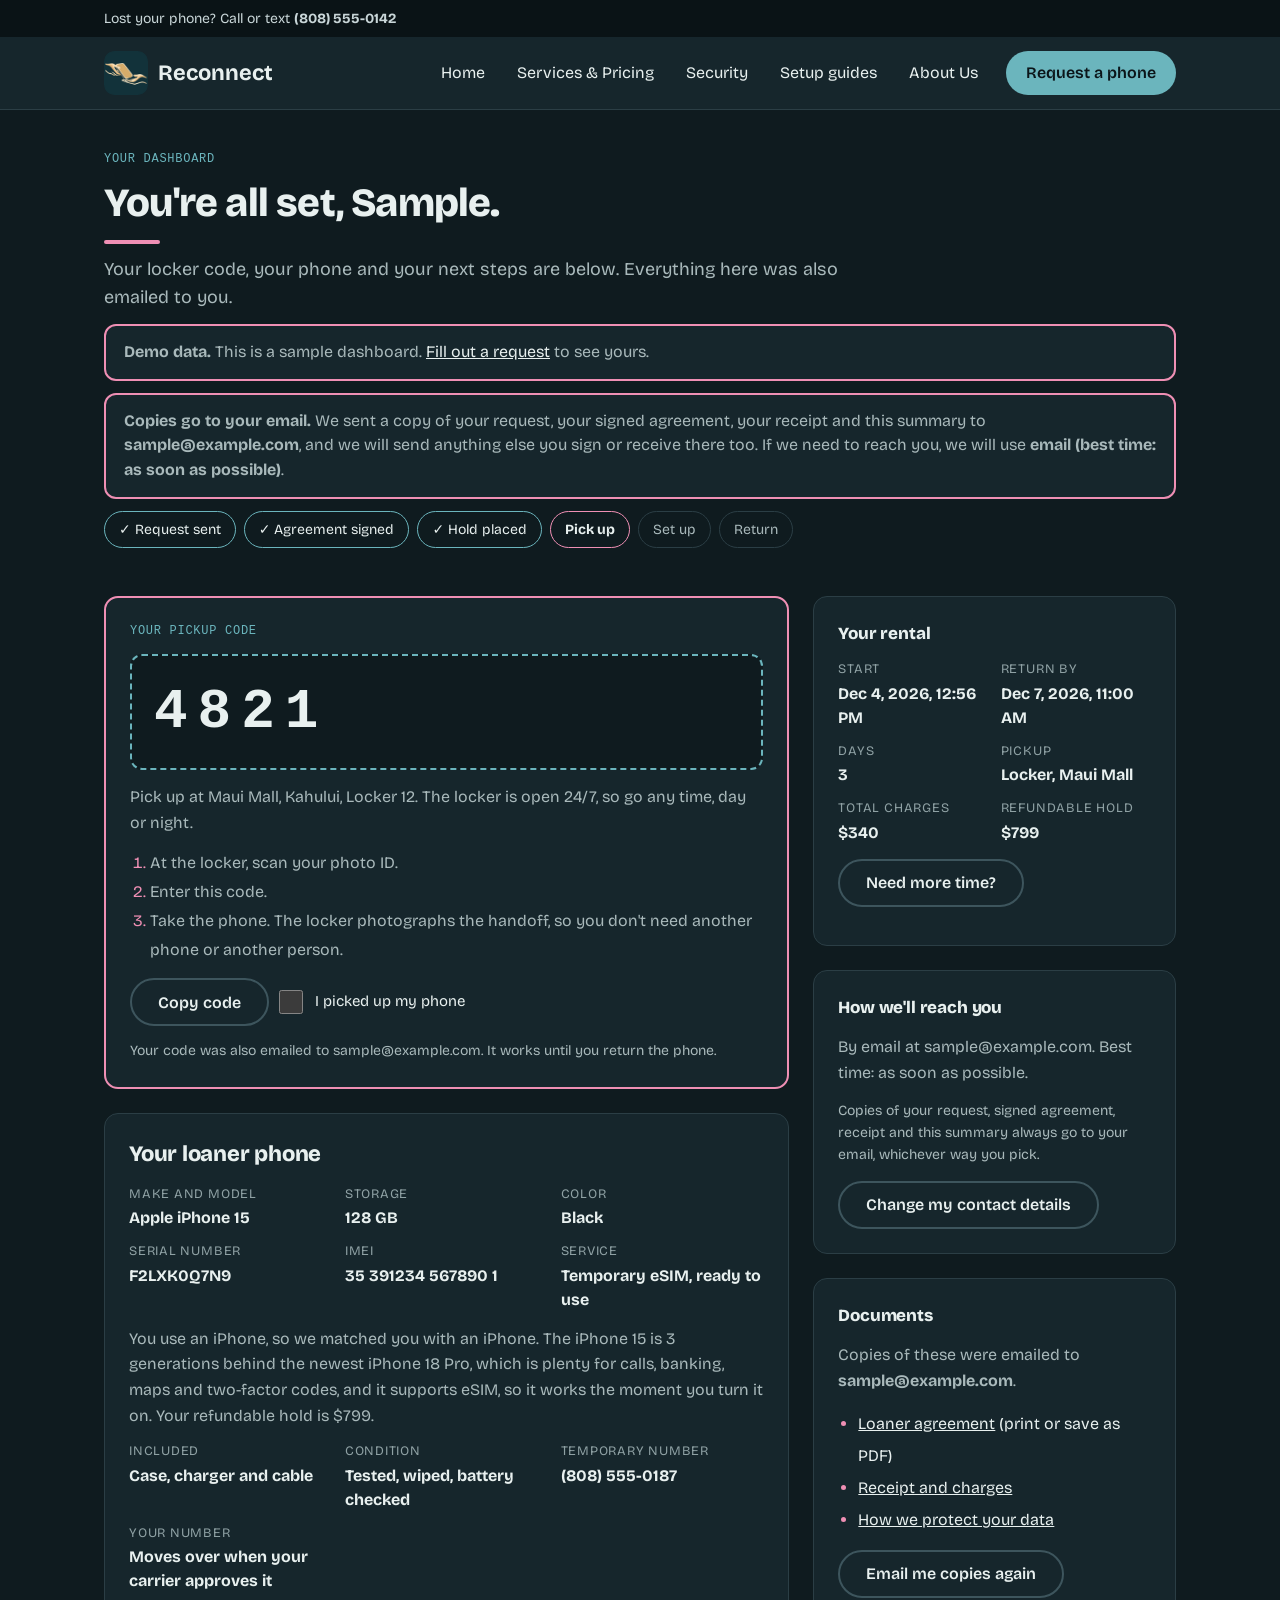
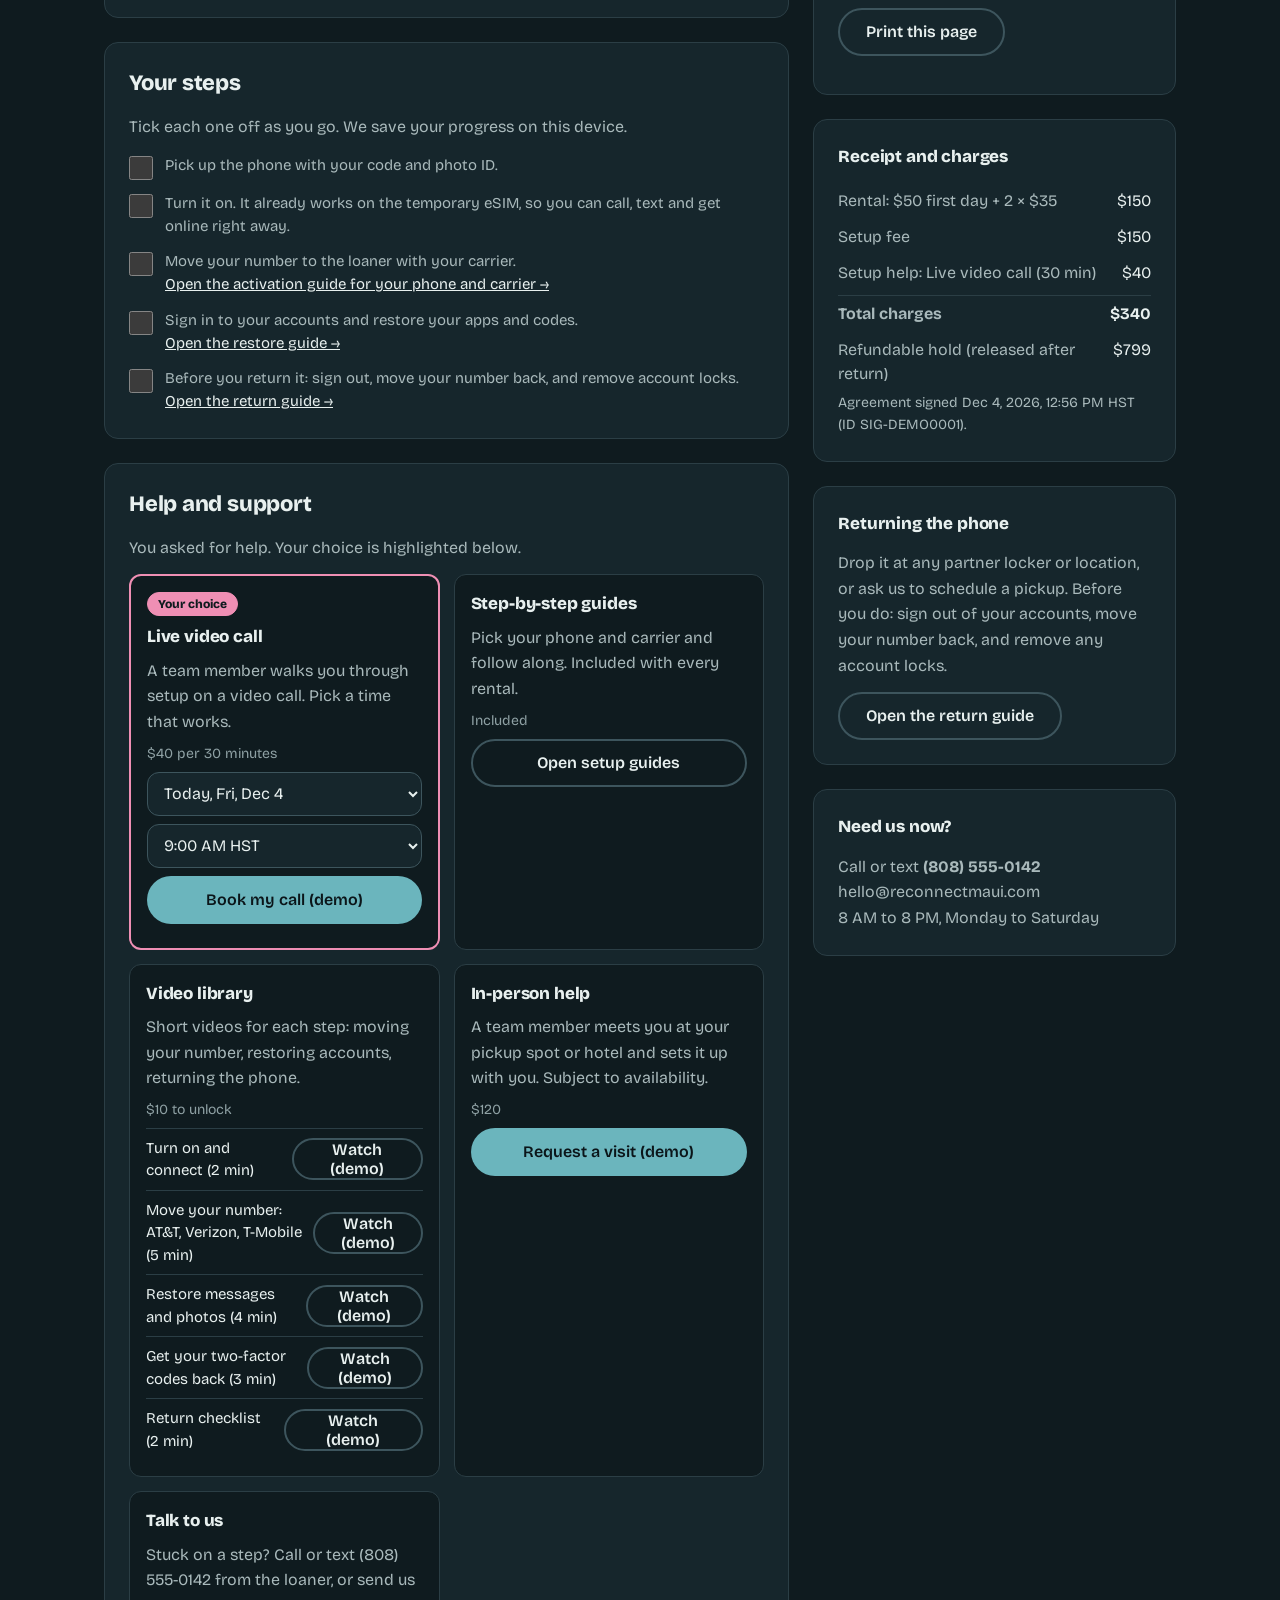
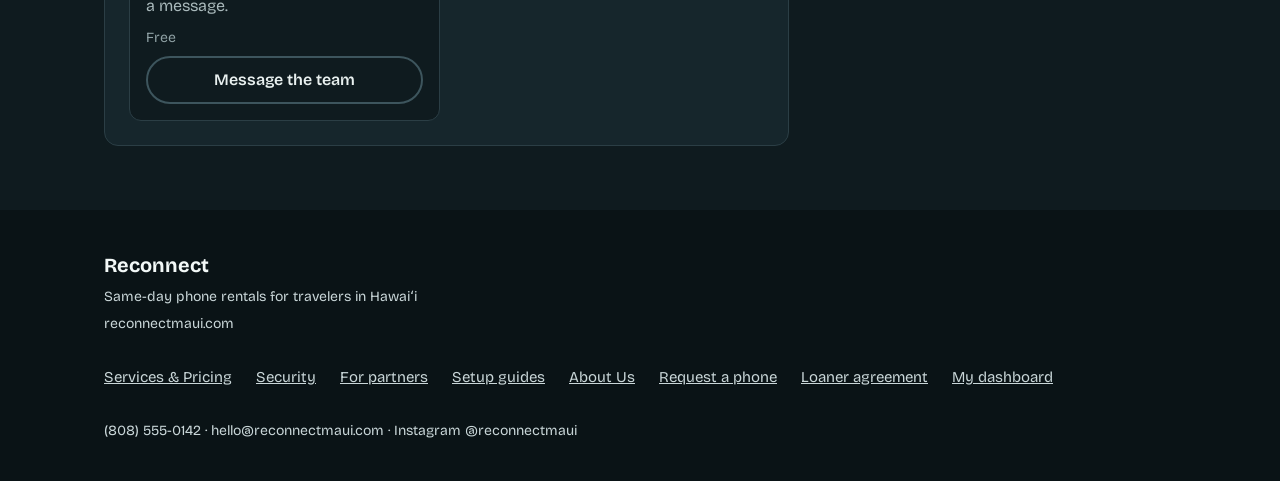
<file: dashboard.html>
<!doctype html>
<html lang="en">

<head>
    <meta charset="utf-8">
    <meta name="viewport" content="width=device-width, initial-scale=1">
    <title>Reconnect Your Dashboard</title>
    <link rel="icon" type="image/png"
        href="[data-uri]">
    <link rel="apple-touch-icon" href="img/apple-touch-icon.png">
    <link rel="stylesheet" href="site.css">
    <script src="site.js" defer></script>
    <link rel="preconnect" href="https://fonts.googleapis.com">
    <link rel="preconnect" href="https://fonts.gstatic.com" crossorigin>
    <link
        href="https://fonts.googleapis.com/css2?family=Bricolage+Grotesque:opsz,wght@12..96,400;12..96,600;12..96,800&display=swap"
        rel="stylesheet">
    <style>
        [hidden] {
            display: none !important
        }

        html {
            scroll-behavior: smooth
        }

        .dwrap {
            max-width: 1120px;
            margin: 0 auto;
            padding: 0 24px
        }

        .dgrid {
            display: flex;
            flex-wrap: wrap;
            gap: 24px;
            align-items: flex-start
        }

        .dmain {
            flex: 2 1 560px;
            min-width: 0;
            display: flex;
            flex-direction: column;
            gap: 24px
        }

        .dside {
            flex: 1 1 300px;
            min-width: 0;
            display: flex;
            flex-direction: column;
            gap: 24px
        }

        .dc {
            background: var(--surface);
            border: 1.5px solid var(--line);
            padding: 24px;
            display: flex;
            flex-direction: column;
            gap: 14px;
            border-radius: 14px
        }

        .dc h2 {
            margin: 0;
            font-size: 22px
        }

        .dc h3 {
            margin: 0;
            font-size: 17px
        }

        .dc p {
            margin: 0;
            line-height: 1.6;
            color: var(--soft)
        }

        .dc.hl {
            border: 2px solid var(--pink)
        }

        .soft {
            color: var(--soft)
        }

        .mute {
            color: var(--mute);
            font-size: 14px
        }

        .code {
            font-family: ui-monospace, Menlo, Consolas, monospace;
            font-size: 56px;
            font-weight: 800;
            letter-spacing: 10px;
            color: var(--ink);
            background: var(--ground);
            border: 2px dashed var(--accent);
            padding: 14px 22px;
            border-radius: 12px;
            display: inline-block
        }

        .kv {
            display: grid;
            grid-template-columns: repeat(auto-fit, minmax(170px, 1fr));
            gap: 12px
        }

        .kv div span {
            display: block;
            font-size: 13px;
            color: var(--mute);
            text-transform: uppercase;
            letter-spacing: .06em
        }

        .kv div strong {
            display: block;
            font-size: 16px;
            margin-top: 2px;
            word-break: break-word
        }

        .prog {
            display: flex;
            flex-wrap: wrap;
            gap: 8px;
            list-style: none;
            margin: 0;
            padding: 0
        }

        .prog li {
            border: 1.5px solid var(--line);
            border-radius: 999px;
            padding: 7px 14px;
            font-size: 14px;
            color: var(--soft)
        }

        .prog li.done {
            border-color: var(--accent);
            color: var(--ink)
        }

        .prog li.now {
            border-color: var(--pink);
            color: var(--ink);
            font-weight: 700
        }

        .chk {
            list-style: none;
            margin: 0;
            padding: 0;
            display: flex;
            flex-direction: column;
            gap: 12px
        }

        .chk li {
            display: flex;
            gap: 12px;
            align-items: flex-start;
            line-height: 1.55;
            color: var(--soft)
        }

        .chk input {
            width: 24px;
            height: 24px;
            min-height: 0;
            flex: none;
            margin: 2px 0 0
        }

        .chk li.on span {
            text-decoration: line-through;
            opacity: .7
        }

        .hub {
            display: grid;
            grid-template-columns: repeat(auto-fit, minmax(240px, 1fr));
            gap: 14px
        }

        .hub .opt {
            border: 1.5px solid var(--line);
            border-radius: 12px;
            padding: 16px;
            display: flex;
            flex-direction: column;
            gap: 8px;
            background: var(--ground)
        }

        .hub .opt.pick {
            border: 2px solid var(--pink)
        }

        .pill {
            display: inline-block;
            background: var(--pink);
            color: #0f1b1f;
            font-weight: 800;
            font-size: 12px;
            border-radius: 999px;
            padding: 2px 10px;
            align-self: flex-start
        }

        .vid {
            display: flex;
            justify-content: space-between;
            gap: 10px;
            align-items: center;
            border-top: 1px solid var(--line);
            padding: 8px 0;
            font-size: 15px
        }

        .toast {
            position: fixed;
            left: 50%;
            bottom: 24px;
            transform: translateX(-50%);
            background: var(--surface);
            border: 2px solid var(--accent);
            padding: 12px 18px;
            border-radius: 12px;
            max-width: 90vw;
            z-index: 50;
            box-shadow: 0 8px 30px rgba(0, 0, 0, .4)
        }

        .dc select {
            min-height: 44px
        }

        .warn {
            border: 2px solid var(--pink);
            background: var(--surface);
            padding: 14px 18px;
            line-height: 1.55;
            color: var(--soft);
            border-radius: 12px
        }

        @media(max-width:560px) {
            .code {
                font-size: 40px;
                letter-spacing: 6px
            }
        }

        @media print {

            .util,
            header,
            footer,
            .noprint,
            .toast {
                display: none !important
            }

            body {
                background: #fff !important;
                color: #000 !important
            }

            * {
                color: #000 !important;
                background: transparent !important;
                border-color: #999 !important
            }
        }
    </style>
</head>

<body>
    <div class="util">
        <div><span>Lost your phone? Call or text <strong>(808) 555-0142</strong></span></div>
    </div>
    <header style="border-bottom:1.5px solid var(--line);background:var(--surface)">
        <div
            style="max-width:1120px;margin:0 auto;padding:12px 24px;display:flex;flex-wrap:wrap;align-items:center;justify-content:space-between;gap:16px">
            <a href="index.html" style="text-decoration:none;display:flex;align-items:center;gap:10px"><img
                    src="[data-uri]"
                    alt="" width="44" height="44" style="display:block;border-radius:10px"><span
                    style="font-size:22px;font-weight:700">Reconnect</span></a>
            <nav class="nav" style="display:flex;flex-wrap:wrap;align-items:center;gap:24px" aria-label="Main">
                <a href="index.html">Home</a><a href="services.html">Services &amp; Pricing</a><a
                    href="security.html">Security</a><a href="guides.html">Setup guides</a><a href="about.html">About
                    Us</a>
                <a href="contact.html" class="btn" style="min-height:44px;padding:0 20px">Request a phone</a>
            </nav>
        </div>
    </header>

    <main>
        <section class="dwrap" style="padding-top:40px;padding-bottom:8px;display:flex;flex-direction:column;gap:12px">
            <span class="tag">Your dashboard</span>
            <h1 id="h1" style="margin:0;font-size:40px;line-height:1.15">You're all set.</h1>
            <p id="sub" style="margin:0;font-size:18px;line-height:1.55;color:var(--soft);max-width:760px"></p>
            <div id="demo-note" class="warn" hidden></div>
            <div class="warn" id="copy-note"></div>
            <ol class="prog" id="prog" aria-label="Progress"></ol>
        </section>

        <section class="dwrap" style="padding-top:20px;padding-bottom:64px">
            <div id="alerts" style="display:flex;flex-direction:column;gap:12px;margin-bottom:20px"></div>
            <div class="dgrid">
                <div class="dmain">

                    <div class="dc hl" id="code-card" aria-live="polite"></div>

                    <div class="dc" id="phone-card">
                        <h2>Your loaner phone</h2>
                        <div class="kv" id="phone-kv"></div>
                        <p id="phone-why"></p>
                        <div class="kv" id="phone-inc"></div>
                    </div>

                    <div class="dc" id="steps-card">
                        <h2>Your steps</h2>
                        <p>Tick each one off as you go. We save your progress on this device.</p>
                        <ul class="chk" id="chk"></ul>
                    </div>

                    <div class="dc" id="help-card">
                        <h2>Help and support</h2>
                        <p id="help-sub"></p>
                        <div class="hub" id="hub"></div>
                    </div>

                </div>
                <aside class="dside">

                    <div class="dc">
                        <h3>Your rental</h3>
                        <div class="kv" id="rent" style="grid-template-columns:1fr 1fr"></div>
                        <div style="display:flex;flex-wrap:wrap;gap:10px" class="noprint"><button class="btn btn2"
                                type="button" id="extend">Need more time?</button></div>
                        <div id="extend-msg" class="mute" role="status" aria-live="polite"></div>
                    </div>

                    <div class="dc">
                        <h3>How we'll reach you</h3>
                        <p id="reach-txt"></p>
                        <p class="mute">Copies of your request, signed agreement, receipt and this summary always go to
                            your email, whichever way you pick.</p>
                        <div class="noprint"><a class="btn btn2" href="contact.html">Change my contact details</a></div>
                    </div>

                    <div class="dc">
                        <h3>Documents</h3>
                        <p>Copies of these were emailed to <strong data-email>your email</strong>.</p>
                        <ul style="margin:0;padding-left:20px;line-height:2">
                            <li><a href="agreement.html">Loaner agreement</a> (print or save as PDF)</li>
                            <li><a href="#receipt" id="rcpt-link">Receipt and charges</a></li>
                            <li><a href="security.html">How we protect your data</a></li>
                        </ul>
                        <div class="noprint" style="display:flex;flex-wrap:wrap;gap:10px"><button class="btn btn2"
                                type="button" id="resend">Email me copies again</button><button class="btn btn2"
                                type="button" id="print">Print this page</button></div>
                        <div id="resend-msg" class="mute" role="status" aria-live="polite"></div>
                    </div>

                    <div class="dc" id="receipt">
                        <h3>Receipt and charges</h3>
                        <div id="rcpt"></div>
                    </div>

                    <div class="dc">
                        <h3>Returning the phone</h3>
                        <p>Drop it at any partner locker or location, or ask us to schedule a pickup. Before you do:
                            sign out of your accounts, move your number back, and remove any account locks.</p>
                        <div class="noprint"><a class="btn btn2" id="ret-guide" href="guides.html">Open the return
                                guide</a></div>
                    </div>

                    <div class="dc">
                        <h3>Need us now?</h3>
                        <p>Call or text <strong>(808) 555-0142</strong><br>hello@reconnectmaui.com<br>8 AM to 8 PM,
                            Monday to Saturday</p>
                    </div>
                </aside>
            </div>
        </section>
    </main>
    <div id="toast" class="toast" role="status" aria-live="polite" hidden></div>
    <footer style="background:var(--foot);color:#c9d6d8">
        <div
            style="max-width:1120px;margin:0 auto;padding:40px 24px;display:flex;flex-wrap:wrap;gap:32px;justify-content:space-between">
            <div style="display:flex;flex-direction:column;gap:6px"><strong
                    style="font-size:20px;color:var(--hi)">Reconnect</strong><span style="font-size:14px">Same-day phone
                    rentals for travelers in Hawaiʻi</span><span style="font-size:14px">reconnectmaui.com</span></div>
            <div style="display:flex;flex-wrap:wrap;gap:24px;align-items:flex-start;font-size:15px"><a
                    href="services.html" style="color:#c9d6d8">Services &amp; Pricing</a><a href="security.html"
                    style="color:#c9d6d8">Security</a><a href="partners.html" style="color:#c9d6d8">For partners</a><a
                    href="guides.html" style="color:#c9d6d8">Setup guides</a><a href="about.html"
                    style="color:#c9d6d8">About Us</a><a href="contact.html" style="color:#c9d6d8">Request a phone</a><a
                    href="agreement.html" style="color:#c9d6d8">Loaner agreement</a><a href="dashboard.html"
                    style="color:#c9d6d8">My dashboard</a></div>
            <div style="font-size:14px">(808) 555-0142 · hello@reconnectmaui.com · Instagram @reconnectmaui</div>
        </div>
    </footer>
    <script>
        (function () {
            var $ = function (x) { return document.querySelector(x); };
            function T(id, txt) { var e = $(id); if (e) e.textContent = txt; }
            function fmtDT(d) { return d.toLocaleString('en-US', { timeZone: 'Pacific/Honolulu', month: 'short', day: 'numeric', year: 'numeric', hour: 'numeric', minute: '2-digit' }); }
            var req = null, sg = {}, ui = {}, demo = false;
            try { req = JSON.parse(sessionStorage.getItem('rc_req') || 'null'); sg = JSON.parse(sessionStorage.getItem('rc_sign') || '{}') || {}; ui = JSON.parse(sessionStorage.getItem('rc_ui') || '{}') || {}; } catch (e) { }
            if (!req) {
                demo = true;
                req = {
                    mode: 'green', name: 'Sample Traveler', first: 'Sample', email: 'sample@example.com', reach: 'email', reachLabel: 'Email', reachDetail: '', when: 'As soon as possible', ptype: 'iphone', modelText: 'iPhone 15', carrier: 'att', help: 'video', helpLabel: 'Live video call (30 min)', helpFee: 40, stay: 'Maui Seaside Hotel', pick: 'locker', days: 3,
                    phone: { make: 'Apple', model: 'iPhone 15', storage: '128 GB', color: 'Black', serial: 'F2LXK0Q7N9', imei: '35 391234 567890 1', price: 799, esim: true, newest: 'iPhone 18 Pro', family: 'iPhone', os: 'iOS', kind: 'iPhone', gens: 3 },
                    startText: fmtDT(new Date()), returnText: fmtDT(new Date(Date.now() + 3 * 86400000)).replace(/,\s*\d+:\d\d\s*[AP]M$/, ', 11:00 AM'), rate: 50, dayTotal: 150, setup: 150, total: 340, hold: 799, partnerDesk: false
                };
                sg = { signed: true, holdPlaced: true, verified: true, name: 'Sample Traveler', signedAt: fmtDT(new Date()) + ' HST', sigId: 'SIG-DEMO0001' };
            }
            function save() { try { sessionStorage.setItem('rc_ui', JSON.stringify(ui)); sessionStorage.setItem('rc_sign', JSON.stringify(sg)); } catch (e) { } }
            var green = req.mode === 'green', ph = req.phone, first = req.first || (req.name || 'there').split(' ')[0];
            var signed = !!sg.signed, hold = !!sg.holdPlaced, called = !!sg.callDone;
            var unlocked = signed && (green ? hold : called);
            function toast(msg) { var t = $('#toast'); t.textContent = msg; t.hidden = false; clearTimeout(toast.h); toast.h = setTimeout(function () { t.hidden = true; }, 3800); }
            function mk(tag, cls, txt) { var e = document.createElement(tag); if (cls) e.className = cls; if (txt != null) e.textContent = txt; return e; }
            function kv(box, pairs) { box.innerHTML = ''; pairs.forEach(function (p) { var d = mk('div'); d.appendChild(mk('span', '', p[0])); d.appendChild(mk('strong', '', p[1])); box.appendChild(d); }); }
            function demoLink(a, label) { a.addEventListener('click', function (e) { e.preventDefault(); toast('Demo: this would open ' + label + '.'); }); }

            // ---- header ----
            document.querySelectorAll('[data-email]').forEach(function (x) { x.textContent = req.email; });
            if (unlocked) { T('#h1', "You're all set, " + first + "."); T('#sub', 'Your locker code, your phone and your next steps are below. Everything here was also emailed to you.'); }
            else if (!signed) { T('#h1', 'Almost there, ' + first + '.'); T('#sub', 'Sign your loaner agreement and your locker code appears here.'); }
            else if (green) { T('#h1', 'One step left, ' + first + '.'); T('#sub', 'Place your refundable hold and your locker code appears here.'); }
            else { T('#h1', 'Thanks, ' + first + '. We\'ll call you first.'); T('#sub', 'Your agreement is signed. After we talk, your locker code unlocks on this page.'); }
            if (demo) { var dn = $('#demo-note'); dn.hidden = false; dn.innerHTML = '<strong>Demo data.</strong> This is a sample dashboard. <a href="contact.html">Fill out a request</a> to see yours.'; }
            var meth = req.reachMethod || (req.reach === 'email' ? 'email' : 'the number you gave us'), det = req.reachDetail ? ' (' + req.reachDetail + ')' : '';
            var cn = $('#copy-note'); cn.innerHTML = '<strong>Copies go to your email.</strong> We sent a copy of your request, your signed agreement, your receipt and this summary to <strong></strong>, and we will send anything else you sign or receive there too. If we need to reach you, we will use <strong></strong>.';
            var sb = cn.querySelectorAll('strong'); sb[1].textContent = req.email; sb[2].textContent = meth + (req.reach === 'email' ? '' : det) + ' (best time: ' + (req.when || 'as soon as possible').toLowerCase() + ')';
            // progress
            var steps = [['Request sent', true], ['Agreement signed', signed], ['Hold placed', green ? hold : null], ['Pick up', !!ui.pickedUp], ['Set up', !!ui.setupDone], ['Return', false]].filter(function (s) { return s[1] !== null; });
            var pg = $('#prog'), nowSet = false;
            steps.forEach(function (s) { var li = mk('li', '', (s[1] ? '✓ ' : '') + s[0]); if (s[1]) li.className = 'done'; else if (!nowSet) { li.className = 'now'; nowSet = true; } pg.appendChild(li); });

            // ---- alerts ----
            var al = $('#alerts');
            if (!signed) { var w = mk('div', 'warn'); w.innerHTML = '<strong>Your agreement isn\'t signed yet.</strong> Your locker code unlocks once you sign. <a href="agreement.html?flow=1">Read and sign now</a>.'; al.appendChild(w); }
            else if (green && !hold) { var w2 = mk('div', 'warn'); w2.innerHTML = '<strong>Your refundable hold isn\'t placed yet.</strong> <a href="agreement.html?flow=1">Place it now</a> and your code unlocks.'; al.appendChild(w2); }

            // ---- locker code ----
            var cc = $('#code-card'), desk = req.pick === 'desk' && req.partnerDesk, where = desk ? ('the front desk at ' + req.stay) : 'Maui Mall, Kahului, Locker 12';
            cc.innerHTML = '';
            if (unlocked) {
                cc.appendChild(mk('span', 'tag', 'Your pickup code'));
                var cd = mk('div', 'code', '4821'); cd.setAttribute('aria-label', 'Pickup code 4 8 2 1'); cc.appendChild(cd);
                cc.appendChild(mk('p', '', 'Pick up at ' + where + '. ' + (desk ? 'Show your photo ID at the desk. Desks keep their own hours, and the desk is for guests of this hotel only.' : 'The locker is open 24/7, so go any time, day or night.')));
                var ol = mk('ol'); ol.style.cssText = 'margin:0;padding-left:20px;line-height:1.8;color:var(--soft)';
                (desk ? ['Show your photo ID at the front desk. It must match the name ' + (req.name || 'on your agreement') + '.', 'Give them this code.', 'Staff hand you the phone. You\'re done.'] : ['At the locker, scan your photo ID.', 'Enter this code.', 'Take the phone. The locker photographs the handoff, so you don\'t need another phone or another person.']).forEach(function (t) { ol.appendChild(mk('li', '', t)); });
                cc.appendChild(ol);
                var row = mk('div', 'noprint'); row.style.cssText = 'display:flex;flex-wrap:wrap;gap:10px;align-items:center';
                var cp = mk('button', 'btn btn2', 'Copy code'); cp.type = 'button'; cp.addEventListener('click', function () { try { navigator.clipboard.writeText('4821'); } catch (e) { } toast('Code copied. Also screenshot it or write it down.'); }); row.appendChild(cp);
                var pu = mk('label', 'inline'); var pb = mk('input'); pb.type = 'checkbox'; pb.checked = !!ui.pickedUp; pb.addEventListener('change', function () { ui.pickedUp = pb.checked; save(); toast(pb.checked ? 'Nice. Next, turn it on and follow your steps.' : 'Okay, unmarked.'); }); pu.appendChild(pb); pu.appendChild(mk('span', '', 'I picked up my phone')); row.appendChild(pu);
                cc.appendChild(row);
                cc.appendChild(mk('p', 'mute', 'Your code was also emailed to ' + req.email + '. It works until you return the phone.'));
            } else {
                cc.appendChild(mk('span', 'tag', 'Your pickup code'));
                var lk = mk('div', 'code', '• • • •'); lk.setAttribute('aria-label', 'Code locked'); cc.appendChild(lk);
                if (!signed) cc.appendChild(mk('p', '', 'Locked until you sign your agreement.'));
                else if (green) cc.appendChild(mk('p', '', 'Locked until your refundable hold is placed.'));
                else {
                    cc.appendChild(mk('p', '', 'Locked until we talk. We\'ll reach you by ' + meth + (req.reach === 'email' ? '' : det) + ' within 15 minutes during business hours (8 AM to 8 PM, Monday to Saturday), or the next business day.'));
                    var sim = mk('button', 'btn btn2', 'Demo: pretend our call just finished'); sim.type = 'button'; sim.className += ' noprint'; sim.style.alignSelf = 'flex-start';
                    sim.addEventListener('click', function () { sg.callDone = true; save(); location.reload(); }); cc.appendChild(sim);
                }
            }

            // ---- phone ----
            var pk = $('#phone-kv');
            kv(pk, [['Make and model', (ph.make ? ph.make + ' ' : '') + ph.model], ['Storage', ph.storage || '128 GB'], ['Color', ph.color || 'Black'], ['Serial number', ph.serial], ['IMEI', ph.imei], ['Service', 'Temporary eSIM, ready to use']]);
            var kindTxt = (ph.family === 'iPhone') ? 'an iPhone' : (ph.make === 'Google' ? 'a Google Pixel' : 'a Samsung Galaxy');
            T('#phone-why', 'You use ' + (req.ptype === 'android' ? 'an Android phone' : (req.ptype === 'other' ? 'a phone we\'ll confirm with you' : 'an iPhone')) + ', so we matched you with ' + kindTxt + '. The ' + ph.model + ' is ' + (ph.gens || 3) + ' generations behind the newest ' + (ph.newest || 'model') + ', which is plenty for calls, banking, maps and two-factor codes, and it supports eSIM, so it works the moment you turn it on. Your refundable hold is $' + ph.price + '.');
            kv($('#phone-inc'), [['Included', 'Case, charger and cable'], ['Condition', 'Tested, wiped, battery checked'], ['Temporary number', '(808) 555-0187'], ['Your number', 'Moves over when your carrier approves it']]);

            // ---- steps ----
            var cq = '?phone=' + encodeURIComponent(req.ptype || 'iphone') + '&carrier=' + encodeURIComponent(req.carrier === 'unsure' ? 'other' : (req.carrier || 'att'));
            var CH = [
                { k: 's1', t: 'Pick up the phone with your code and photo ID.', l: null },
                { k: 's2', t: 'Turn it on. It already works on the temporary eSIM, so you can call, text and get online right away.', l: null },
                { k: 's3', t: 'Move your number to the loaner with your carrier.', l: 'guides.html' + cq + '&stage=activate', lt: 'Open the activation guide for your phone and carrier' },
                { k: 's4', t: 'Sign in to your accounts and restore your apps and codes.', l: 'guides.html' + cq + '&stage=restore', lt: 'Open the restore guide' },
                { k: 's5', t: 'Before you return it: sign out, move your number back, and remove account locks.', l: 'guides.html' + cq + '&stage=return', lt: 'Open the return guide' }
            ];
            ui.chk = ui.chk || {}; var cl = $('#chk');
            CH.forEach(function (c) {
                var li = mk('li', ui.chk[c.k] ? 'on' : ''); var cb = mk('input'); cb.type = 'checkbox'; cb.id = 'c-' + c.k; cb.checked = !!ui.chk[c.k];
                var sp = mk('span'); sp.appendChild(document.createTextNode(c.t));
                if (c.l) { sp.appendChild(document.createElement('br')); var a = mk('a', '', c.lt + ' →'); a.href = c.l; sp.appendChild(a); }
                var lab = mk('label'); lab.htmlFor = cb.id; lab.style.cssText = 'display:flex;gap:12px;align-items:flex-start;font-weight:400;cursor:pointer'; lab.appendChild(cb); lab.appendChild(sp); li.appendChild(lab);
                cb.addEventListener('change', function () { ui.chk[c.k] = cb.checked; li.className = cb.checked ? 'on' : ''; ui.setupDone = !!(ui.chk.s3 && ui.chk.s4); save(); });
                cl.appendChild(li);
            });
            $('#ret-guide').href = 'guides.html' + cq + '&stage=return';

            // ---- help hub ----
            var pref = req.help || 'own', hub = $('#hub');
            T('#help-sub', pref === 'own' ? 'You chose to set up on your own. Our guides are always included, and help is one tap away if you change your mind.' : (pref === 'unsure' ? 'You weren\'t sure about help, so everything is here whenever you decide.' : 'You asked for help. Your choice is highlighted below.'));
            function opt(key, title, desc, fee, builder) {
                var o = mk('div', 'opt' + (pref === key ? ' pick' : '')); if (pref === key) o.appendChild(mk('span', 'pill', 'Your choice'));
                o.appendChild(mk('h3', '', title)); o.appendChild(mk('p', '', desc)); if (fee) o.appendChild(mk('span', 'mute', fee)); builder(o); hub.appendChild(o);
            }
            opt('own', 'Step-by-step guides', 'Pick your phone and carrier and follow along. Included with every rental.', 'Included', function (o) { var a = mk('a', 'btn btn2', 'Open setup guides'); a.href = 'guides.html' + cq + '&stage=activate'; o.appendChild(a); });
            opt('library', 'Video library', 'Short videos for each step: moving your number, restoring accounts, returning the phone.', '$10 to unlock', function (o) {
                var unl = (pref === 'library' || pref === 'video') || ui.lib; var list = mk('div');
                [['Turn on and connect (2 min)'], ['Move your number: AT&T, Verizon, T-Mobile (5 min)'], ['Restore messages and photos (4 min)'], ['Get your two-factor codes back (3 min)'], ['Return checklist (2 min)']].forEach(function (v) { var r = mk('div', 'vid'); r.appendChild(mk('span', '', v[0])); var b = mk('button', 'btn btn2', unl ? 'Watch (demo)' : 'Locked'); b.type = 'button'; b.style.minHeight = '36px'; b.addEventListener('click', function () { if (unl) toast('Demo: this would play "' + v[0] + '".'); else toast('Add the video library for $10 to watch.'); }); r.appendChild(b); list.appendChild(r); }); o.appendChild(list);
                if (!unl) { var add = mk('button', 'btn', 'Add video library, $10'); add.type = 'button'; add.addEventListener('click', function () { ui.lib = true; save(); toast('Demo: added. $10 would go on your card. Reloading.'); setTimeout(function () { location.reload(); }, 900); }); o.appendChild(add); }
            });
            opt('video', 'Live video call', 'A team member walks you through setup on a video call. Pick a time that works.', '$40 per 30 minutes', function (o) {
                var wrap = mk('div'); wrap.style.cssText = 'display:flex;flex-direction:column;gap:8px';
                var ds = mk('select'); ds.setAttribute('aria-label', 'Day'); var now = new Date();
                for (var i = 0; i < 4; i++) { var d = new Date(now.getTime() + i * 86400000); var op = mk('option', '', (i === 0 ? 'Today, ' : (i === 1 ? 'Tomorrow, ' : '')) + d.toLocaleDateString('en-US', { timeZone: 'Pacific/Honolulu', weekday: 'short', month: 'short', day: 'numeric' })); op.value = op.textContent; ds.appendChild(op); }
                var ts = mk('select'); ts.setAttribute('aria-label', 'Time');['9:00 AM', '11:30 AM', '2:00 PM', '4:30 PM', '6:00 PM'].forEach(function (t) { var op = mk('option', '', t + ' HST'); op.value = t + ' HST'; ts.appendChild(op); });
                var bk = mk('button', 'btn', 'Book my call (demo)'); bk.type = 'button'; var msg = mk('div', 'mute'); msg.setAttribute('role', 'status');
                if (ui.zoom) { msg.textContent = 'Booked: ' + ui.zoom + '. A calendar invite with the video link was emailed to ' + req.email + '.'; }
                bk.addEventListener('click', function () { ui.zoom = ds.value + ' at ' + ts.value; save(); msg.textContent = 'Booked: ' + ui.zoom + '. A calendar invite with the video link was emailed to ' + req.email + '. (Demo: nothing was booked.)'; });
                wrap.appendChild(ds); wrap.appendChild(ts); wrap.appendChild(bk); wrap.appendChild(msg); o.appendChild(wrap);
            });
            opt('inperson', 'In-person help', 'A team member meets you at your pickup spot or hotel and sets it up with you. Subject to availability.', '$120', function (o) {
                var b = mk('button', 'btn', 'Request a visit (demo)'); b.type = 'button'; var m = mk('div', 'mute'); m.setAttribute('role', 'status');
                if (ui.visit) m.textContent = 'Requested. We\'ll confirm a time by ' + meth + '.';
                b.addEventListener('click', function () { ui.visit = true; save(); m.textContent = 'Requested. We\'ll confirm a time by ' + meth + (req.reach === 'email' ? '' : det) + '. (Demo: nothing was requested.)'; }); o.appendChild(b); o.appendChild(m);
            });
            opt('chat', 'Talk to us', 'Stuck on a step? Call or text (808) 555-0142 from the loaner, or send us a message.', 'Free', function (o) { var a = mk('a', 'btn btn2', 'Message the team'); a.href = '#'; demoLink(a, 'our message form'); o.appendChild(a); });
            // put chosen option first
            var picked = hub.querySelector('.pick'); if (picked) hub.insertBefore(picked, hub.firstChild);

            // ---- side cards ----
            kv($('#rent'), [['Start', req.startText], ['Return by', req.returnText], ['Days', String(req.days)], ['Pickup', desk ? req.stay + ' desk' : 'Locker, Maui Mall'], ['Total charges', '$' + req.total], ['Refundable hold', '$' + req.hold]]);
            $('#reach-txt').textContent = (req.reach === 'email' ? 'By email at ' + req.email : 'By ' + meth + (req.reachDetail ? ': ' + req.reachDetail : '')) + '. Best time: ' + (req.when || 'as soon as possible').toLowerCase() + '.';
            $('#extend').addEventListener('click', function () { T('#extend-msg', 'Demo: we\'d ask for the extra days now, and if we can say yes, your Return By date moves and the $35 additional-day rate applies.'); });
            $('#resend').addEventListener('click', function () { T('#resend-msg', 'Demo: copies sent again to ' + req.email + '.'); });
            $('#print').addEventListener('click', function () { window.print(); });
            var r = $('#rcpt'); r.innerHTML = '';
            [['Rental: $' + req.rate + ' first day' + (req.days > 1 ? ' + ' + (req.days - 1) + ' × $' + (req.rateAfter || 35) : ''), '$' + req.dayTotal], ['Setup fee', '$' + req.setup]].concat(req.helpFee ? [['Setup help: ' + req.helpLabel, '$' + req.helpFee]] : []).concat([['Total charges', '$' + req.total], [hold ? 'Refundable hold (released after return)' : 'Refundable hold (not placed yet)', '$' + req.hold]]).forEach(function (x, i, arr) { var d = mk('div'); d.style.cssText = 'display:flex;justify-content:space-between;gap:10px;padding:6px 0;' + (i === arr.length - 2 ? 'border-top:1px solid var(--line);font-weight:700;margin-top:4px' : ''); d.appendChild(mk('span', 'soft', x[0])); d.appendChild(mk('span', '', x[1])); r.appendChild(d); });
            if (sg.signedAt) { r.appendChild(mk('p', 'mute', 'Agreement signed ' + sg.signedAt + ' (ID ' + (sg.sigId || '') + ').')); }
        })();
    </script>
</body>

</html>
</file>
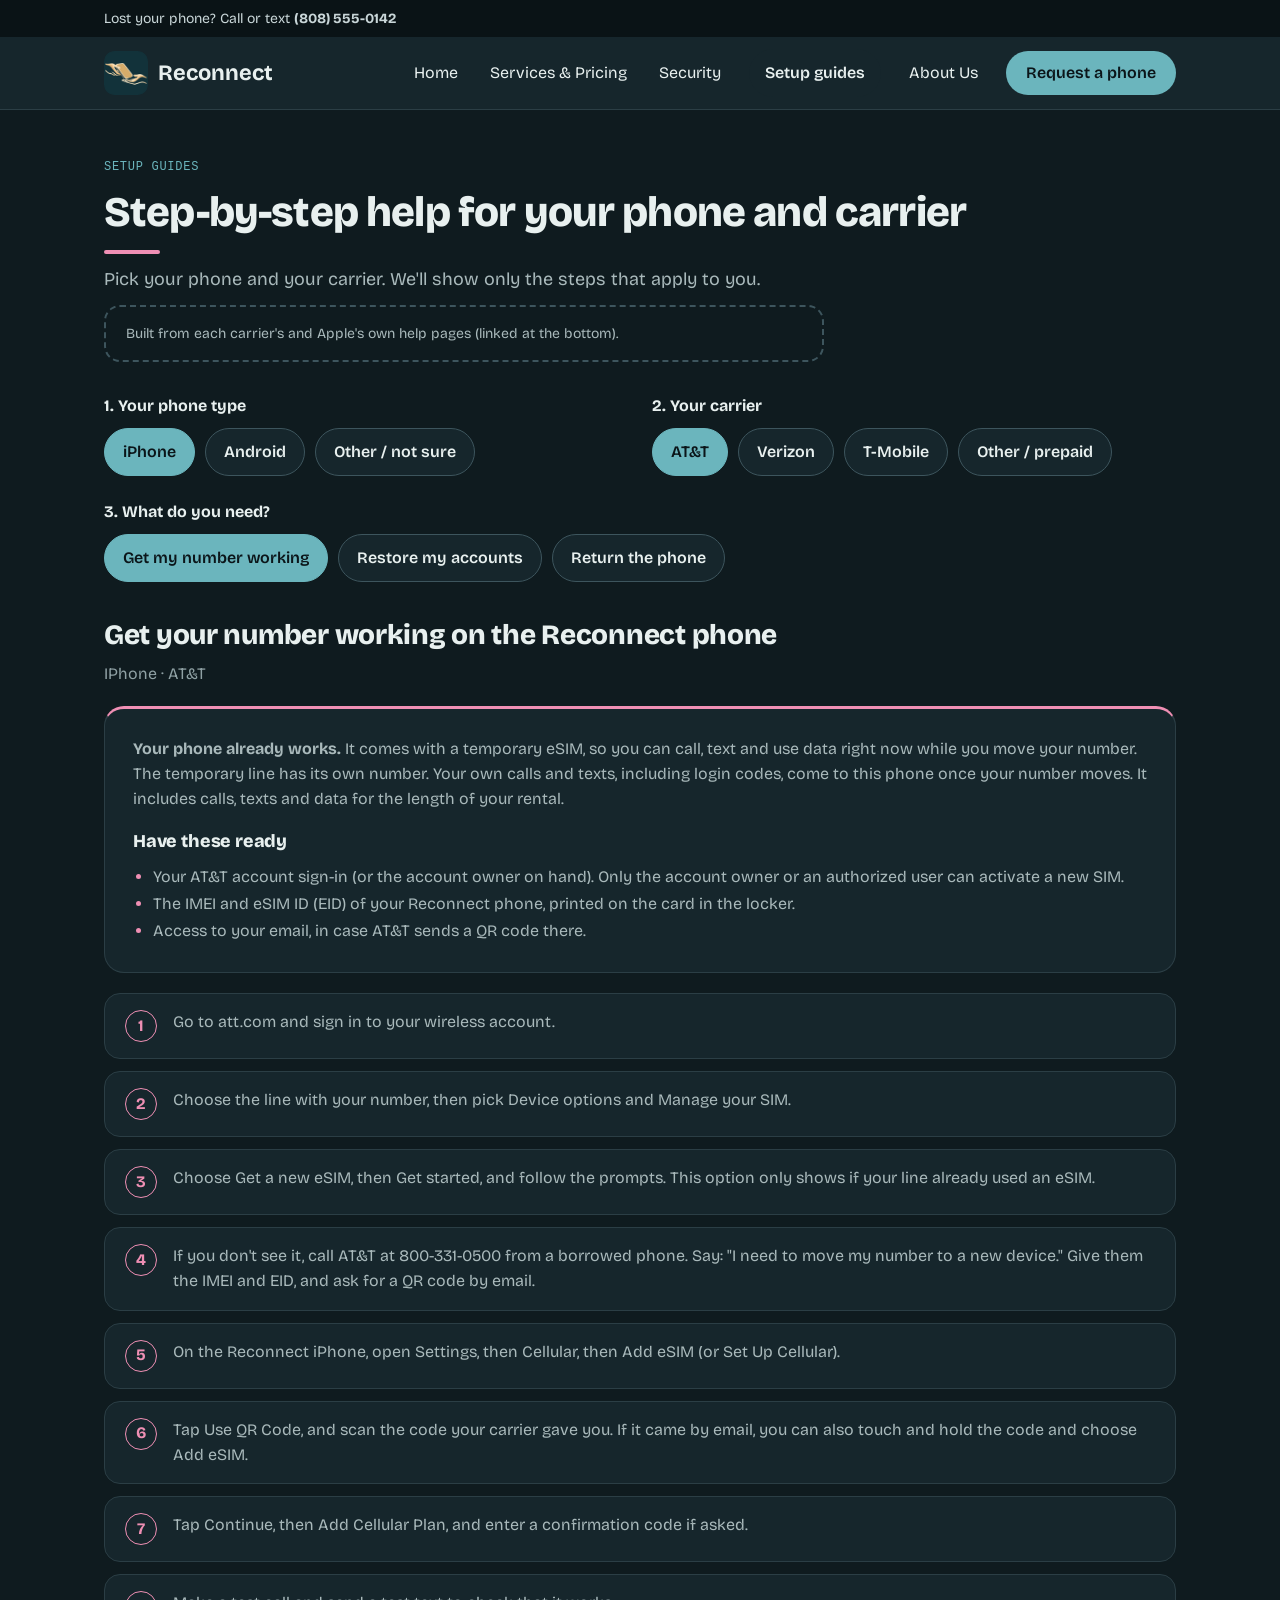
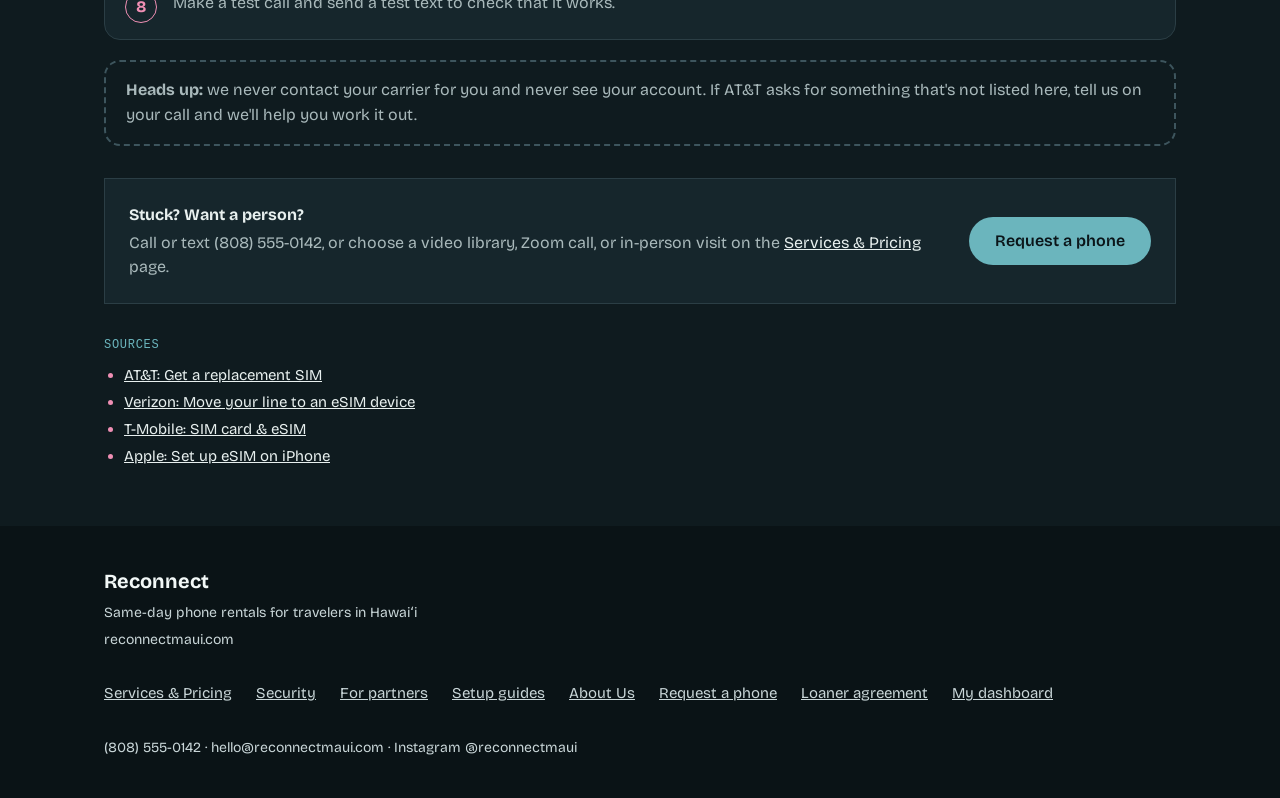
<file: guides.html>
<!doctype html>
<html lang="en">

<head>
  <meta charset="utf-8">
  <meta name="viewport" content="width=device-width, initial-scale=1">
  <title>Reconnect Setup Guides</title>
  <link rel="icon" type="image/png"
    href="[data-uri]">
  <link rel="apple-touch-icon" href="img/apple-touch-icon.png">
  <link rel="stylesheet" href="site.css">
  <script src="site.js" defer></script>
  <link rel="preconnect" href="https://fonts.googleapis.com">
  <link rel="preconnect" href="https://fonts.gstatic.com" crossorigin>
  <link
    href="https://fonts.googleapis.com/css2?family=Bricolage+Grotesque:opsz,wght@12..96,400;12..96,600;12..96,800&display=swap"
    rel="stylesheet">
</head>

<body>
  <div class="util">
    <div><span>Lost your phone? Call or text <strong>(808) 555-0142</strong></span></div>
  </div>
  <header style="border-bottom:1.5px solid var(--line);background:var(--surface)">
    <div
      style="max-width:1120px;margin:0 auto;padding:12px 24px;display:flex;flex-wrap:wrap;align-items:center;justify-content:space-between;gap:16px">
      <a href="index.html" style="text-decoration:none;display:flex;align-items:center;gap:10px"><img
          src="[data-uri]"
          alt="" width="44" height="44" style="display:block;border-radius:10px"><span
          style="font-size:22px;font-weight:700">Reconnect</span></a>
      <nav class="nav" style="display:flex;flex-wrap:wrap;align-items:center;gap:24px" aria-label="Main">
        <a href="index.html">Home</a><a href="services.html">Services &amp; Pricing</a><a
          href="security.html">Security</a><a href="guides.html"
          style="border-bottom:3px solid var(--accent);font-weight:600" aria-current="page">Setup guides</a><a
          href="about.html">About Us</a>
        <a href="contact.html" class="btn" style="min-height:44px;padding:0 20px">Request a phone</a>
      </nav>
    </div>
  </header>
  <main>

    <section style="max-width:1120px;margin:0 auto;padding:48px 24px 16px;display:flex;flex-direction:column;gap:12px">
      <span class="tag">Setup guides</span>
      <h1 style="margin:0;font-size:42px;line-height:1.15">Step-by-step help for your phone and carrier</h1>
      <p style="margin:0;font-size:18px;line-height:1.5;color:var(--soft);max-width:720px">Pick your phone and your
        carrier. We'll show only the steps that apply to you.</p>
      <div class="callout" style="font-size:14px;color:var(--soft);line-height:1.5;max-width:720px">Built from each
        carrier's and Apple's own help pages (linked at the bottom).</div>
    </section>

    <section
      style="max-width:1120px;margin:0 auto;padding:16px 24px 8px;display:grid;grid-template-columns:repeat(auto-fit,minmax(min(320px,100%),1fr));gap:24px">
      <fieldset style="border:0;padding:0;margin:0;min-width:0;display:flex;flex-direction:column;gap:10px">
        <legend style="font-weight:700;font-size:16px;padding:0 0 10px">1. Your phone type</legend>
        <div class="choice-row" id="phone-row">
          <label class="choice"><input type="radio" name="phone" value="iphone" checked><span>iPhone</span></label>
          <label class="choice"><input type="radio" name="phone" value="android"><span>Android</span></label>
          <label class="choice"><input type="radio" name="phone" value="other"><span>Other / not sure</span></label>
        </div>
      </fieldset>
      <fieldset style="border:0;padding:0;margin:0;min-width:0;display:flex;flex-direction:column;gap:10px">
        <legend style="font-weight:700;font-size:16px;padding:0 0 10px">2. Your carrier</legend>
        <div class="choice-row" id="carrier-row">
          <label class="choice"><input type="radio" name="carrier" value="att" checked><span>AT&amp;T</span></label>
          <label class="choice"><input type="radio" name="carrier" value="verizon"><span>Verizon</span></label>
          <label class="choice"><input type="radio" name="carrier" value="tmobile"><span>T-Mobile</span></label>
          <label class="choice"><input type="radio" name="carrier" value="other"><span>Other / prepaid</span></label>
        </div>
      </fieldset>
    </section>

    <section style="max-width:1120px;margin:0 auto;padding:16px 24px 8px;display:flex;flex-direction:column;gap:10px">
      <span style="font-weight:700;font-size:16px">3. What do you need?</span>
      <div class="choice-row" id="stage-row" role="radiogroup" aria-label="What do you need">
        <label class="choice"><input type="radio" name="stage" value="activate" checked><span>Get my number
            working</span></label>
        <label class="choice"><input type="radio" name="stage" value="restore"><span>Restore my accounts</span></label>
        <label class="choice"><input type="radio" name="stage" value="return"><span>Return the phone</span></label>
      </div>
    </section>

    <section style="max-width:1120px;margin:0 auto;padding:24px 24px 24px;display:flex;flex-direction:column;gap:20px"
      aria-live="polite">
      <div style="display:flex;flex-direction:column;gap:6px">
        <h2 id="g-title" style="margin:0;font-size:28px"></h2><span id="g-sub" style="color:var(--mute)"></span>
      </div>
      <div id="g-ready" class="card" style="gap:8px"></div>
      <ol id="g-steps" class="steps"></ol>
      <div id="g-note" class="callout" style="line-height:1.55;color:var(--soft)"></div>
    </section>

    <section style="max-width:1120px;margin:0 auto;padding:8px 24px 24px;display:flex;flex-direction:column;gap:12px">
      <div
        style="background:var(--surface);border:1.5px solid var(--line);padding:24px;display:flex;flex-wrap:wrap;gap:16px;align-items:center;justify-content:space-between">
        <div style="flex:1 1 360px"><strong>Stuck? Want a person?</strong>
          <div style="color:var(--soft);line-height:1.5;margin-top:4px">Call or text (808) 555-0142, or choose a video
            library, Zoom call, or in-person visit on the <a href="services.html">Services &amp; Pricing</a> page.</div>
        </div>
        <a href="contact.html" class="btn">Request a phone</a>
      </div>
    </section>

    <section style="max-width:1120px;margin:0 auto;padding:8px 24px 56px;display:flex;flex-direction:column;gap:8px">
      <span class="tag">Sources</span>
      <ul style="margin:0;padding-left:20px;line-height:1.8;color:var(--soft);font-size:15px">
        <li><a href="https://www.att.com/support/article/wireless/KM1455633/">AT&amp;T: Get a replacement SIM</a></li>
        <li><a href="https://www.verizon.com/support/my-verizon-app-esim-faqs/">Verizon: Move your line to an eSIM
            device</a></li>
        <li><a href="https://www.t-mobile.com/support/devices/sim-esim">T-Mobile: SIM card &amp; eSIM</a></li>
        <li><a href="https://support.apple.com/en-asia/HT212780">Apple: Set up eSIM on iPhone</a></li>
      </ul>
    </section>

  </main>
  <footer style="background:var(--foot);color:#c9d6d8">
    <div
      style="max-width:1120px;margin:0 auto;padding:40px 24px;display:flex;flex-wrap:wrap;gap:32px;justify-content:space-between">
      <div style="display:flex;flex-direction:column;gap:6px"><strong
          style="font-size:20px;color:var(--hi)">Reconnect</strong><span style="font-size:14px">Same-day phone rentals
          for travelers in Hawaiʻi</span><span style="font-size:14px">reconnectmaui.com</span></div>
      <div style="display:flex;flex-wrap:wrap;gap:24px;align-items:flex-start;font-size:15px"><a href="services.html"
          style="color:#c9d6d8">Services &amp; Pricing</a><a href="security.html" style="color:#c9d6d8">Security</a><a
          href="partners.html" style="color:#c9d6d8">For partners</a><a href="guides.html" style="color:#c9d6d8">Setup
          guides</a><a href="about.html" style="color:#c9d6d8">About Us</a><a href="contact.html"
          style="color:#c9d6d8">Request a phone</a><a href="agreement.html" style="color:#c9d6d8">Loaner agreement</a><a
          href="dashboard.html" style="color:#c9d6d8">My dashboard</a></div>
      <div style="font-size:14px">(808) 555-0142 · hello@reconnectmaui.com · Instagram @reconnectmaui</div>
    </div>
  </footer>
  <script>
    (function () {
      var CARRIERS = {
        att: {
          name: "AT&T",
          contact: "800-331-0500",
          ready: [
            "Your AT&T account sign-in (or the account owner on hand). Only the account owner or an authorized user can activate a new SIM.",
            "The IMEI and eSIM ID (EID) of your Reconnect phone, printed on the card in the locker.",
            "Access to your email, in case AT&T sends a QR code there."
          ],
          get: [
            "Go to att.com and sign in to your wireless account.",
            "Choose the line with your number, then pick Device options and Manage your SIM.",
            "Choose Get a new eSIM, then Get started, and follow the prompts. This option only shows if your line already used an eSIM.",
            "If you don't see it, call AT&T at 800-331-0500 from a borrowed phone. Say: \"I need to move my number to a new device.\" Give them the IMEI and EID, and ask for a QR code by email."
          ]
        },
        verizon: {
          name: "Verizon",
          contact: "800-922-0204",
          ready: [
            "Your My Verizon sign-in. You need to be the Account Owner or an Account Manager.",
            "A way to verify it's you. If your account has one line, Verizon may want your old phone. With more than one line, another phone on the account can do it.",
            "The IMEI and eSIM ID (EID) of your Reconnect phone, on the card in the locker."
          ],
          get: [
            "Connect your Reconnect phone to Wi-Fi.",
            "Download the My Verizon app and sign in.",
            "Open the Mobile tab, select your line, scroll down, and choose \"Change or replace device on this line\" or \"Activate or get SIM.\"",
            "Follow the prompts to move your number to the new eSIM. There's no fee for this.",
            "If it won't work because your old phone is lost, call Verizon at 800-922-0204 from a borrowed phone and ask for an eSIM QR code."
          ]
        },
        tmobile: {
          name: "T-Mobile",
          contact: "611 from a T-Mobile phone, or the T-Mobile help page",
          ready: [
            "Your T-Mobile account sign-in.",
            "SIM Protection turned off first. If it's on, you'll get an error.",
            "The IMEI and eSIM ID (EID) of your Reconnect phone, on the card in the locker."
          ],
          get: [
            "Turn off SIM Protection in your T-Mobile account.",
            "Open the T-Life app while connected to the T-Mobile network or Wi-Fi.",
            "Go to the Account tab, select your line, then choose SIM transfer or activation and tap Get Started.",
            "Enter the IMEI of your Reconnect phone, choose eSIM, and enter the EID when asked.",
            "Review the change and tap Activate. If you get a text message, reply to confirm.",
            "Connect the Reconnect phone to Wi-Fi and scan the QR code that appears. If you can't get one, contact T-Mobile and ask them to email you a QR code."
          ]
        },
        other: {
          name: "your carrier",
          contact: "your carrier's customer service",
          ready: [
            "Your account number or the phone number, and your account PIN or passcode if you have one.",
            "Photo ID. Some carriers ask for it.",
            "The IMEI and eSIM ID (EID) of your Reconnect phone, on the card in the locker.",
            "Access to your email, so the carrier can send you a QR code."
          ],
          get: [
            "From a borrowed phone, call your carrier's customer service or visit its website or app.",
            "Say: \"I lost my phone and need to move my number to a new device with an eSIM.\"",
            "Give them the IMEI and EID of your Reconnect phone.",
            "Ask for an eSIM QR code by email, or for the carrier to activate it on the phone for you.",
            "Prepaid or smaller carrier? Not every one supports eSIM. Tell us on your call and we'll check it before you pick up the phone."
          ]
        }
      };

      var DEVICE_INSTALL = {
        iphone: [
          "On the Reconnect iPhone, open Settings, then Cellular, then Add eSIM (or Set Up Cellular).",
          "Tap Use QR Code, and scan the code your carrier gave you. If it came by email, you can also touch and hold the code and choose Add eSIM.",
          "Tap Continue, then Add Cellular Plan, and enter a confirmation code if asked.",
          "Make a test call and send a test text to check that it works."
        ],
        android: [
          "On the Reconnect Android phone, open Settings, then Network & internet, then SIMs (on Samsung: Connections, then SIM manager).",
          "Tap Add SIM or Add eSIM, then choose to scan a QR code, and scan the code your carrier gave you.",
          "Follow the prompts and turn the new line on.",
          "Make a test call and send a test text to check that it works."
        ],
        other: [
          "Open Settings on the Reconnect phone and look for SIMs, Cellular, or Mobile Data, then Add eSIM.",
          "Scan the QR code your carrier gave you and follow the prompts.",
          "Make a test call and send a test text to check that it works."
        ]
      };

      var RESTORE_ACCOUNT = {
        iphone: [
          "With the phone at the first setup screen, choose Restore from iCloud Backup, and sign in with your Apple Account. Your verification code goes to your number, which is now working on this phone.",
          "If your backup is old or missing, sign in to your Apple Account in Settings and turn on iCloud Photos, Contacts, and Messages to get those back.",
          "Install the apps you need from the App Store, and sign in to each one."
        ],
        android: [
          "At the first setup screen, choose to copy apps and data, pick the most recent cloud backup, and sign in with your Google account. Your verification code goes to your number, which is now working on this phone.",
          "Open Google Photos to get your photos back, and the Play Store to reinstall the apps you need.",
          "Sign in to each app. You type your own passwords."
        ],
        other: [
          "Sign in to your phone maker's account or your Google account when asked, and restore your most recent backup if one exists.",
          "Reinstall the apps you need and sign in to each one. Tell us your phone model on the call and we'll point you to the right menu."
        ]
      };

      var COMMON_RESTORE = [
        "Text login codes now come to the Reconnect phone, because your number is on it.",
        "Authenticator app? If you had cloud backup turned on, sign in to the app and your codes come back. If not, use the backup codes you saved, or on each site choose \"try another way\" to get a code by text or email.",
        "Boarding passes and tickets: open your airline or ticket app, or search your email, and add them to Wallet again.",
        "Payments: you can add a card to Apple Pay or Google Wallet if you need to, and your bank may ask you to verify it. Remove it before you return the phone."
      ];

      var RETURN_SIGNOUT = {
        iphone: [
          "Remove any cards from Wallet, and sign out of apps like email, banking, and airline apps.",
          "Go to Settings, tap your name, scroll down, and tap Sign Out. Enter your Apple Account password to turn off Find My. This is important: a phone still tied to your account comes back locked.",
          "Go to Settings, Cellular, tap your plan, and choose Delete eSIM."
        ],
        android: [
          "Remove any cards from Google Wallet, and sign out of apps like email, banking, and airline apps.",
          "Go to Settings, Passwords & accounts (or Accounts), and remove each account, including your Google account. This turns off the lock that ties the phone to you.",
          "Go to Settings, Network & internet, SIMs, select your line, and delete the eSIM."
        ],
        other: [
          "Remove any cards from your wallet app, and sign out of apps like email, banking, and airline apps.",
          "Remove every account from Settings, including your Google or maker account, so the phone isn't tied to you.",
          "Delete the eSIM from the SIM or Cellular settings."
        ]
      };

      var PHONE_NAME = { iphone: "iPhone", android: "Android phone", other: "phone" };

      function val(name) {
        var el = document.querySelector('input[name="' + name + '"]:checked');
        return el ? el.value : "";
      }
      function li(items) {
        return items.map(function (t) { return "<li>" + t + "</li>"; }).join("");
      }
      function render() {
        var phone = val("phone"), carrier = val("carrier"), stage = val("stage");
        var c = CARRIERS[carrier];
        var title = document.getElementById("g-title");
        var sub = document.getElementById("g-sub");
        var ready = document.getElementById("g-ready");
        var steps = document.getElementById("g-steps");
        var note = document.getElementById("g-note");
        var list = [], readyHtml = "", noteText = "";

        sub.textContent = PHONE_NAME[phone].charAt(0).toUpperCase() + PHONE_NAME[phone].slice(1) + " · " + (carrier === "other" ? "Other / prepaid carrier" : c.name);

        if (stage === "activate") {
          title.textContent = "Get your number working on the Reconnect phone";
          readyHtml = "<p style=\"margin:0;line-height:1.55;color:var(--soft)\"><strong>Your phone already works.</strong> It comes with a temporary eSIM, so you can call, text and use data right now while you move your number. The temporary line has its own number. Your own calls and texts, including login codes, come to this phone once your number moves. It includes calls, texts and data for the length of your rental.</p><h3 style=\"margin:8px 0 0;font-size:18px\">Have these ready</h3><ul style=\"margin:0;padding-left:20px;line-height:1.7;color:var(--soft)\">" + li(c.ready) + "</ul>";
          list = c.get.concat(DEVICE_INSTALL[phone]);
          noteText = "<strong>Heads up:</strong> we never contact your carrier for you and never see your account. If " + c.name + " asks for something that's not listed here, tell us on your call and we'll help you work it out.";
        } else if (stage === "restore") {
          title.textContent = "Restore your accounts, codes, and apps";
          readyHtml = "<h3 style=\"margin:0;font-size:18px\">Have these ready</h3><ul style=\"margin:0;padding-left:20px;line-height:1.7;color:var(--soft)\"><li>Your " + (phone === "android" ? "Google account" : phone === "iphone" ? "Apple Account" : "phone maker or Google account") + " sign-in and password.</li><li>Your backup codes for any authenticator apps, if you saved them.</li><li>Your number working on the phone. Do the number guide first.</li></ul>";
          list = RESTORE_ACCOUNT[phone].concat(COMMON_RESTORE);
          noteText = "<strong>You type your own passwords.</strong> We never ask for them, and we never see your photos, messages, or accounts.";
        } else {
          title.textContent = "Return the phone";
          readyHtml = "<h3 style=\"margin:0;font-size:18px\">Have these ready</h3><ul style=\"margin:0;padding-left:20px;line-height:1.7;color:var(--soft)\"><li>Your own phone, or a new one, ready to take your number back.</li><li>Your " + c.name + " sign-in, to move your number off the Reconnect phone.</li><li>The charger and cable that came with the phone.</li></ul>";
          var back = ["Move your number back to your own phone. Use the same " + (carrier === "other" ? "carrier" : c.name) + " steps from the number guide, this time for your own phone. Do this first, so you don't lose service."];
          list = back.concat(RETURN_SIGNOUT[phone], [
            "You don't need to erase the phone. We do that, and we verify it.",
            "Put the phone, charger, and cable in any partner locker or return it at a partner location.",
            "You'll get a text when we've checked it in. Your refundable hold is released within 3 business days of check-in."
          ]);
          noteText = "<strong>Why sign-out matters:</strong> a phone still tied to your account comes back locked, and a locked phone can be charged at its full replacement price. Take two minutes to sign out and you're done.";
        }
        ready.innerHTML = readyHtml;
        steps.innerHTML = list.map(function (t) { return "<li><span>" + t + "</span></li>"; }).join("");
        note.innerHTML = noteText;
      }
      (function () {
        var q = new URLSearchParams(location.search);
        ["phone", "carrier", "stage"].forEach(function (k) {
          var v = q.get(k); if (!v) return;
          var el = document.querySelector('input[name="' + k + '"][value="' + v + '"]');
          if (el) el.checked = true;
        });
      })();
      document.addEventListener("change", function (e) {
        if (e.target && e.target.matches('input[name="phone"],input[name="carrier"],input[name="stage"]')) render();
      });
      render();
    })();

  </script>
</body>

</html>
</file>
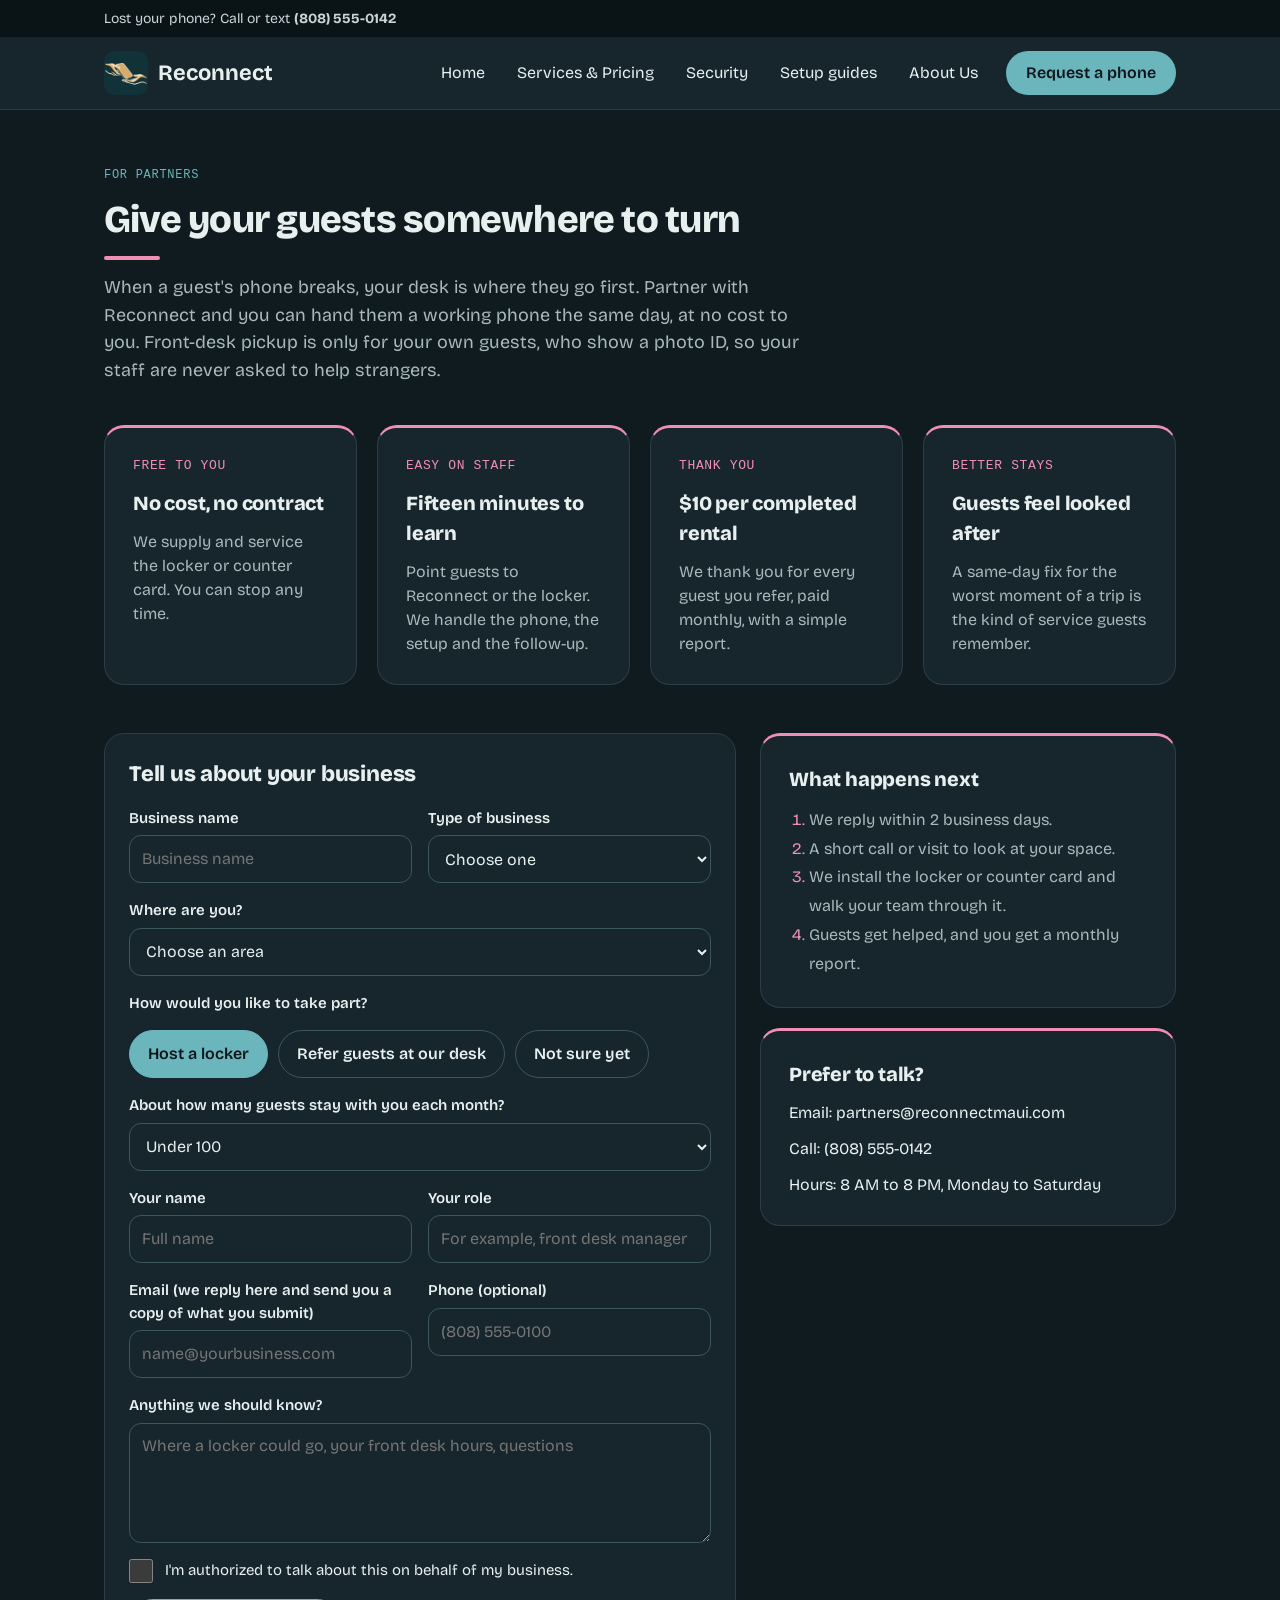
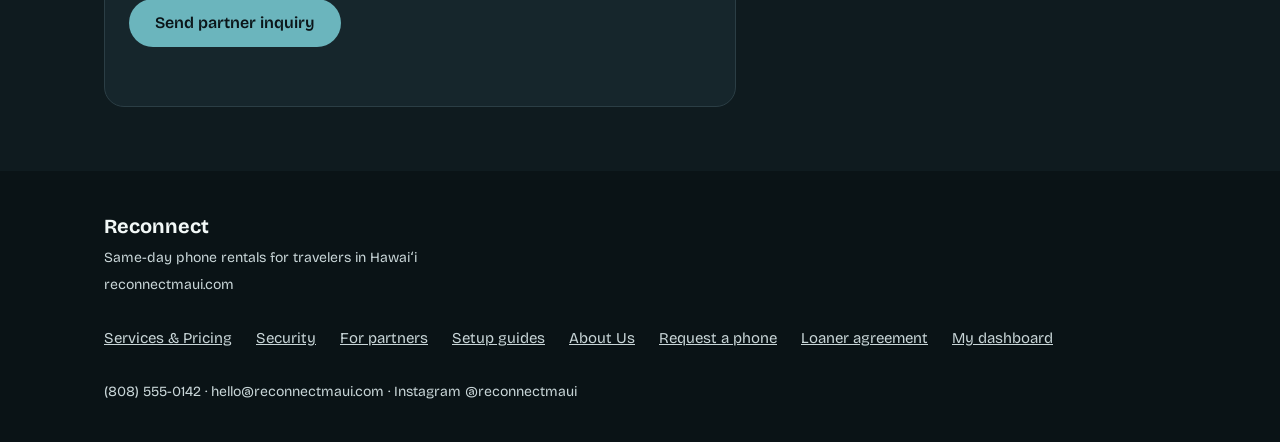
<file: partners.html>
<!doctype html>
<html lang="en">

<head>
    <meta charset="utf-8">
    <meta name="viewport" content="width=device-width, initial-scale=1">
    <title>Reconnect Partners</title>
    <link rel="icon" type="image/png"
        href="[data-uri]">
    <link rel="apple-touch-icon" href="img/apple-touch-icon.png">
    <link rel="stylesheet" href="site.css">
    <script src="site.js" defer></script>
    <link rel="preconnect" href="https://fonts.googleapis.com">
    <link rel="preconnect" href="https://fonts.gstatic.com" crossorigin>
    <link
        href="https://fonts.googleapis.com/css2?family=Bricolage+Grotesque:opsz,wght@12..96,400;12..96,600;12..96,800&display=swap"
        rel="stylesheet">
</head>

<body>
    <div class="util">
        <div><span>Lost your phone? Call or text <strong>(808) 555-0142</strong></span></div>
    </div>
    <header style="border-bottom:1.5px solid var(--line);background:var(--surface)">
        <div
            style="max-width:1120px;margin:0 auto;padding:12px 24px;display:flex;flex-wrap:wrap;align-items:center;justify-content:space-between;gap:16px">
            <a href="index.html" style="text-decoration:none;display:flex;align-items:center;gap:10px"><img
                    src="[data-uri]"
                    alt="" width="44" height="44" style="display:block;border-radius:10px"><span
                    style="font-size:22px;font-weight:700">Reconnect</span></a>
            <nav class="nav" style="display:flex;flex-wrap:wrap;align-items:center;gap:24px" aria-label="Main">
                <a href="index.html">Home</a><a href="services.html">Services &amp; Pricing</a><a
                    href="security.html">Security</a><a href="guides.html">Setup guides</a><a href="about.html">About
                    Us</a>
                <a href="contact.html" class="btn" style="min-height:44px;padding:0 20px">Request a phone</a>
            </nav>
        </div>
    </header>
    <main>

        <style>
            .prow .field {
                flex: 1 1 220px !important;
                min-width: 0
            }
        </style>
        <section
            style="max-width:1120px;margin:0 auto;padding:56px 24px 24px;display:flex;flex-direction:column;gap:14px">
            <span class="tag">For partners</span>
            <h1 style="margin:0;font-size:38px;line-height:1.15">Give your guests somewhere to turn</h1>
            <p style="margin:0;font-size:18px;line-height:1.55;color:var(--soft);max-width:720px">When a guest's phone
                breaks, your desk is where they go first. Partner with Reconnect and you can hand them a working phone
                the same day, at no cost to you. Front-desk pickup is only for your own guests, who show a photo ID, so
                your staff are never asked to help strangers.</p>
        </section>

        <section style="max-width:1120px;margin:0 auto;padding:16px 24px 24px">
            <div style="display:grid;grid-template-columns:repeat(auto-fit,minmax(240px,1fr));gap:20px">
                <div class="card"><span class="lbl">Free to you</span>
                    <h3 style="margin:0;font-size:20px">No cost, no contract</h3>
                    <p style="margin:0;line-height:1.5;color:var(--soft)">We supply and service the locker or counter
                        card. You can stop any time.</p>
                </div>
                <div class="card"><span class="lbl">Easy on staff</span>
                    <h3 style="margin:0;font-size:20px">Fifteen minutes to learn</h3>
                    <p style="margin:0;line-height:1.5;color:var(--soft)">Point guests to Reconnect or the locker. We
                        handle the phone, the setup and the follow-up.</p>
                </div>
                <div class="card"><span class="lbl">Thank you</span>
                    <h3 style="margin:0;font-size:20px">$10 per completed rental</h3>
                    <p style="margin:0;line-height:1.5;color:var(--soft)">We thank you for every guest you refer, paid
                        monthly, with a simple report.</p>
                </div>
                <div class="card"><span class="lbl">Better stays</span>
                    <h3 style="margin:0;font-size:20px">Guests feel looked after</h3>
                    <p style="margin:0;line-height:1.5;color:var(--soft)">A same-day fix for the worst moment of a trip
                        is the kind of service guests remember.</p>
                </div>
            </div>
        </section>

        <section
            style="max-width:1120px;margin:0 auto;padding:24px 24px 64px;display:flex;flex-wrap:wrap;gap:24px;align-items:flex-start">
            <form id="pform" class="panel" style="flex:2 1 320px;min-width:0" novalidate>
                <h2 style="margin:0;font-size:22px">Tell us about your business</h2>
                <div class="prow" style="display:flex;flex-wrap:wrap;gap:16px">
                    <div class="field"><label for="biz">Business name</label><input id="biz" type="text"
                            autocomplete="organization" placeholder="Business name"></div>
                    <div class="field"><label for="btype">Type of business</label><select id="btype">
                            <option value="">Choose one</option>
                            <option>Hotel or resort</option>
                            <option>Condo or vacation rental</option>
                            <option>Concierge service</option>
                            <option>Shop or shopping center</option>
                            <option>Other</option>
                        </select></div>
                </div>
                <div class="field"><label for="barea">Where are you?</label><select id="barea">
                        <option value="">Choose an area</option>
                        <option>Kahului and Central Maui</option>
                        <option>Kīhei</option>
                        <option>Wailea and Mākena</option>
                        <option>Lahaina</option>
                        <option>Kāʻanapali</option>
                        <option>Nāpili and Kapalua</option>
                        <option>Pāʻia and the North Shore</option>
                        <option>Upcountry</option>
                        <option>Hāna</option>
                        <option>Other</option>
                    </select></div>
                <div class="q">How would you like to take part?</div>
                <div class="choice-row">
                    <label class="choice"><input type="radio" name="how" value="locker" checked><span>Host a
                            locker</span></label>
                    <label class="choice"><input type="radio" name="how" value="desk"><span>Refer guests at our
                            desk</span></label>
                    <label class="choice"><input type="radio" name="how" value="both"><span>Not sure yet</span></label>
                </div>
                <div class="field"><label for="guests">About how many guests stay with you each month?</label><select
                        id="guests">
                        <option>Under 100</option>
                        <option>100 to 500</option>
                        <option>500 to 2,000</option>
                        <option>More than 2,000</option>
                    </select></div>
                <div class="prow" style="display:flex;flex-wrap:wrap;gap:16px">
                    <div class="field"><label for="pname">Your name</label><input id="pname" type="text"
                            autocomplete="name" placeholder="Full name"></div>
                    <div class="field"><label for="prole">Your role</label><input id="prole" type="text"
                            placeholder="For example, front desk manager"></div>
                </div>
                <div class="prow" style="display:flex;flex-wrap:wrap;gap:16px">
                    <div class="field"><label for="pemail">Email (we reply here and send you a copy of what you
                            submit)</label><input id="pemail" type="email" autocomplete="email"
                            placeholder="name@yourbusiness.com"></div>
                    <div class="field"><label for="pphone">Phone (optional)</label><input id="pphone" type="tel"
                            autocomplete="tel" placeholder="(808) 555-0100"></div>
                </div>
                <div class="field"><label for="pmsg">Anything we should know?</label><textarea id="pmsg"
                        placeholder="Where a locker could go, your front desk hours, questions"></textarea></div>
                <div class="field"><label class="inline"><input type="checkbox" id="pauth"><span>I'm authorized to talk
                            about this on behalf of my business.</span></label></div>
                <div><button type="submit" class="btn" id="psend">Send partner inquiry</button></div>
                <div id="perr" role="alert" style="color:var(--pink);min-height:1.2em"></div>
                <div id="pdone" hidden role="status"
                    style="border:2px solid var(--accent);background:var(--surface);padding:20px;display:flex;flex-direction:column;gap:8px">
                    <strong>Thanks, <span data-pname></span>.</strong><span
                        style="color:var(--soft);line-height:1.5">Our partnerships team will reply to <strong
                            data-pmail></strong> within 2 business days. A copy of what you sent is on its way to that
                        address. (Demo: nothing was sent.)</span></div>
            </form>
            <aside style="flex:1 1 260px;min-width:0;display:flex;flex-direction:column;gap:20px">
                <div class="card">
                    <h2 style="margin:0;font-size:20px">What happens next</h2>
                    <ol style="margin:0;padding-left:20px;line-height:1.8;color:var(--soft)">
                        <li>We reply within 2 business days.</li>
                        <li>A short call or visit to look at your space.</li>
                        <li>We install the locker or counter card and walk your team through it.</li>
                        <li>Guests get helped, and you get a monthly report.</li>
                    </ol>
                </div>
                <div class="card">
                    <h2 style="margin:0;font-size:20px">Prefer to talk?</h2>
                    <div>Email: partners@reconnectmaui.com</div>
                    <div>Call: (808) 555-0142</div>
                    <div>Hours: 8 AM to 8 PM, Monday to Saturday</div>
                </div>
            </aside>
        </section>

    </main>
    <footer style="background:var(--foot);color:#c9d6d8">
        <div
            style="max-width:1120px;margin:0 auto;padding:40px 24px;display:flex;flex-wrap:wrap;gap:32px;justify-content:space-between">
            <div style="display:flex;flex-direction:column;gap:6px"><strong
                    style="font-size:20px;color:var(--hi)">Reconnect</strong><span style="font-size:14px">Same-day phone
                    rentals for travelers in Hawaiʻi</span><span style="font-size:14px">reconnectmaui.com</span></div>
            <div style="display:flex;flex-wrap:wrap;gap:24px;align-items:flex-start;font-size:15px"><a
                    href="services.html" style="color:#c9d6d8">Services &amp; Pricing</a><a href="security.html"
                    style="color:#c9d6d8">Security</a><a href="partners.html" style="color:#c9d6d8">For partners</a><a
                    href="guides.html" style="color:#c9d6d8">Setup guides</a><a href="about.html"
                    style="color:#c9d6d8">About Us</a><a href="contact.html" style="color:#c9d6d8">Request a phone</a><a
                    href="agreement.html" style="color:#c9d6d8">Loaner agreement</a><a href="dashboard.html"
                    style="color:#c9d6d8">My dashboard</a></div>
            <div style="font-size:14px">(808) 555-0142 · hello@reconnectmaui.com · Instagram @reconnectmaui</div>
        </div>
    </footer>
    <script>
        (function () {
            function $(s) { return document.querySelector(s); }
            $('#pform').addEventListener('submit', function (e) {
                e.preventDefault();
                var miss = [];
                if (!$('#biz').value.trim()) miss.push('business name');
                if (!$('#btype').value) miss.push('type of business');
                if (!$('#barea').value) miss.push('area');
                if (!$('#pname').value.trim()) miss.push('your name');
                var em = $('#pemail').value.trim();
                if (!/^[^@\s]+@[^@\s]+\.[^@\s]+$/.test(em)) miss.push('a valid email');
                if (!$('#pauth').checked) miss.push('the authorization box');
                if (miss.length) { $('#perr').textContent = 'Please add: ' + miss.join(', ') + '.'; $('#pdone').hidden = true; return; }
                $('#perr').textContent = '';
                $('[data-pname]').textContent = $('#pname').value.trim();
                $('[data-pmail]').textContent = em;
                $('#pdone').hidden = false;
                $('#pdone').scrollIntoView({ block: 'nearest' });
            });
        })();
    </script>
</body>

</html>
</file>
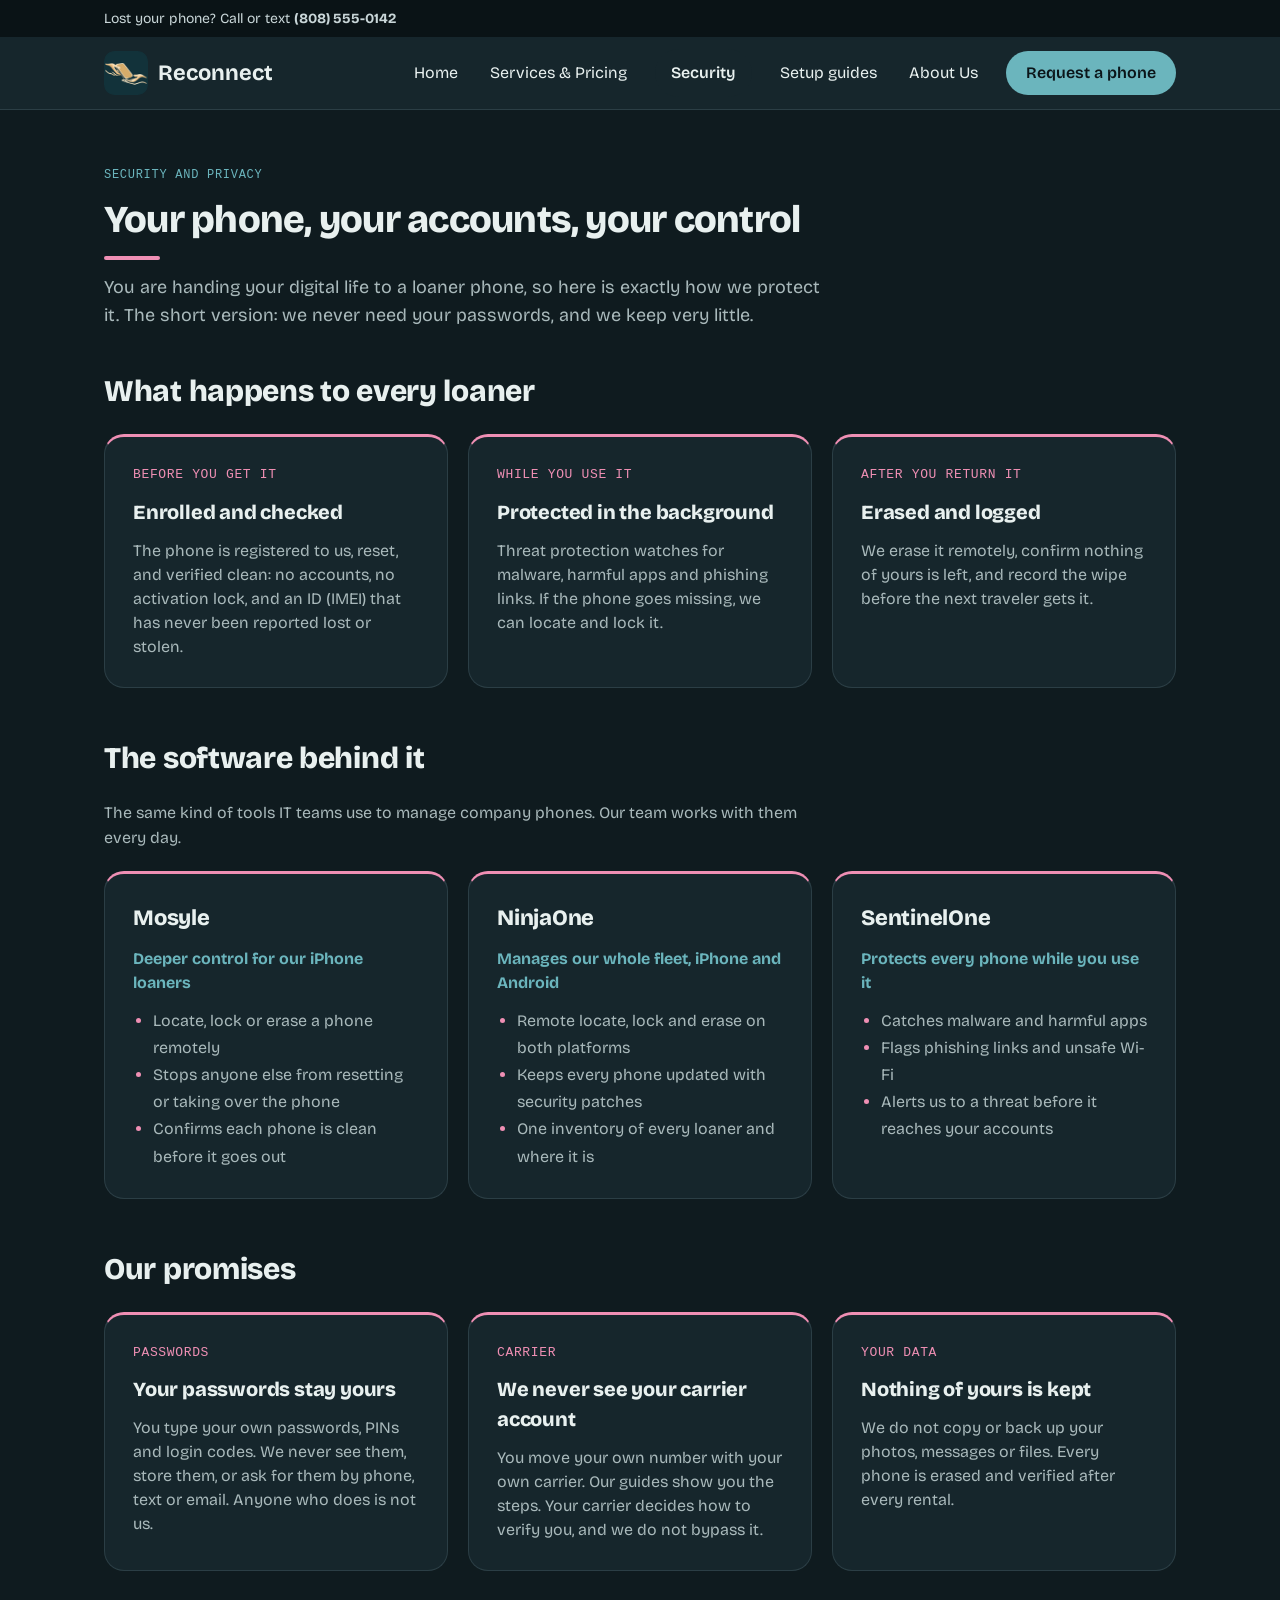
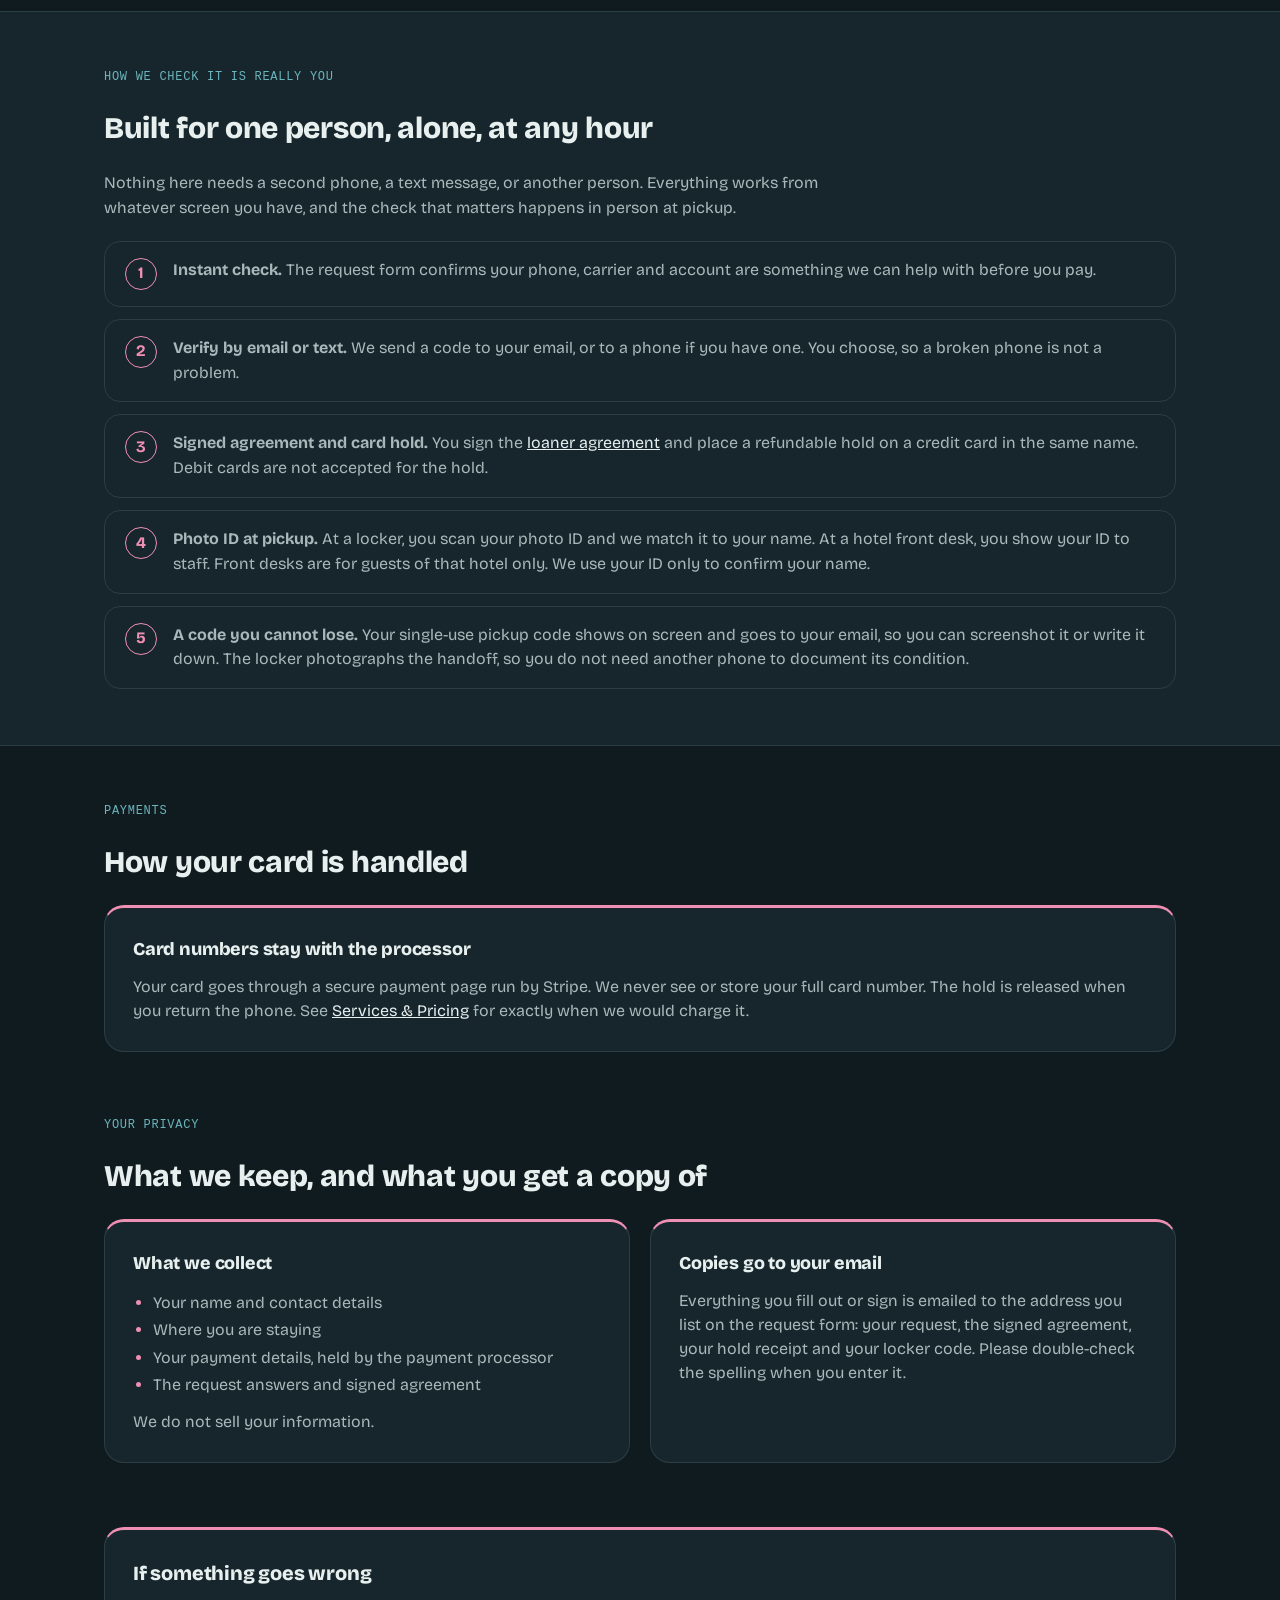
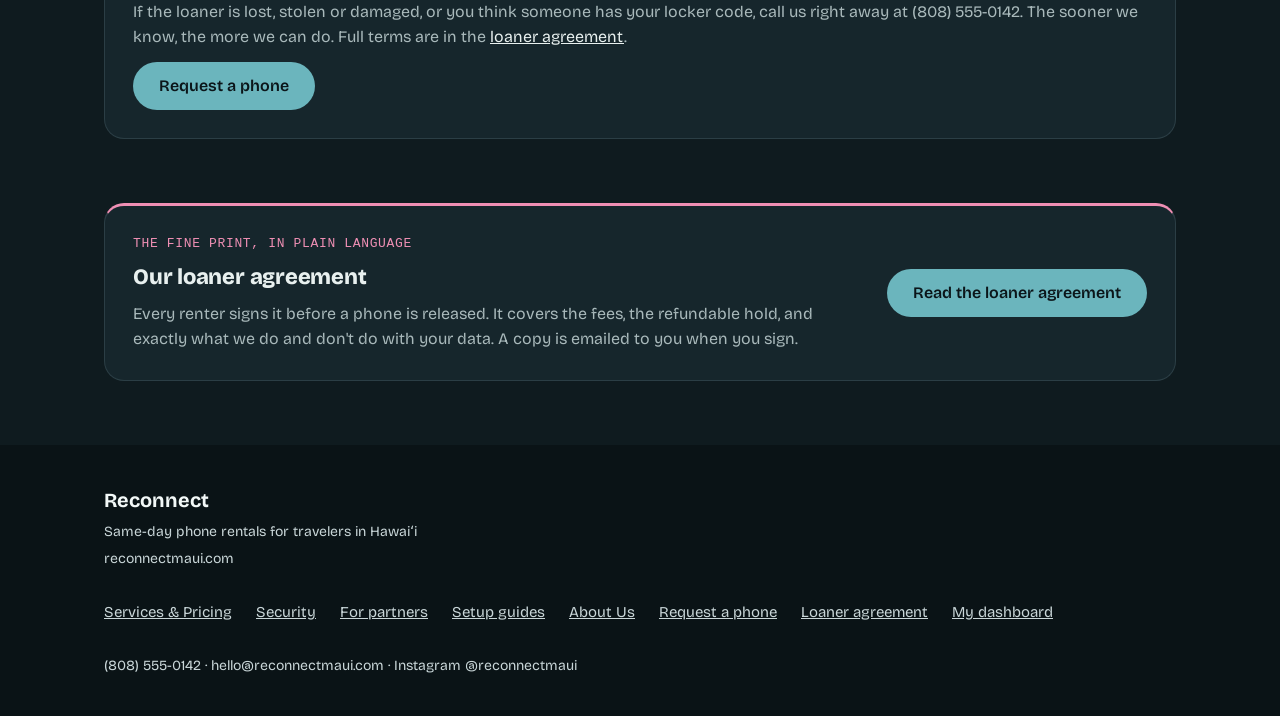
<file: security.html>
<!doctype html>
<html lang="en">

<head>
    <meta charset="utf-8">
    <meta name="viewport" content="width=device-width, initial-scale=1">
    <title>Reconnect Security</title>
    <link rel="icon" type="image/png"
        href="[data-uri]">
    <link rel="apple-touch-icon" href="img/apple-touch-icon.png">
    <link rel="stylesheet" href="site.css">
    <script src="site.js" defer></script>
    <link rel="preconnect" href="https://fonts.googleapis.com">
    <link rel="preconnect" href="https://fonts.gstatic.com" crossorigin>
    <link
        href="https://fonts.googleapis.com/css2?family=Bricolage+Grotesque:opsz,wght@12..96,400;12..96,600;12..96,800&display=swap"
        rel="stylesheet">
</head>

<body>
    <div class="util">
        <div><span>Lost your phone? Call or text <strong>(808) 555-0142</strong></span></div>
    </div>
    <header style="border-bottom:1.5px solid var(--line);background:var(--surface)">
        <div
            style="max-width:1120px;margin:0 auto;padding:12px 24px;display:flex;flex-wrap:wrap;align-items:center;justify-content:space-between;gap:16px">
            <a href="index.html" style="text-decoration:none;display:flex;align-items:center;gap:10px"><img
                    src="[data-uri]"
                    alt="" width="44" height="44" style="display:block;border-radius:10px"><span
                    style="font-size:22px;font-weight:700">Reconnect</span></a>
            <nav class="nav" style="display:flex;flex-wrap:wrap;align-items:center;gap:24px" aria-label="Main">
                <a href="index.html">Home</a><a href="services.html">Services &amp; Pricing</a><a href="security.html"
                    style="border-bottom:3px solid var(--accent);font-weight:600" aria-current="page">Security</a><a
                    href="guides.html">Setup guides</a><a href="about.html">About Us</a>
                <a href="contact.html" class="btn" style="min-height:44px;padding:0 20px">Request a phone</a>
            </nav>
        </div>
    </header>
    <main>

        <section
            style="max-width:1120px;margin:0 auto;padding:56px 24px 24px;display:flex;flex-direction:column;gap:14px">
            <span class="tag">Security and privacy</span>
            <h1 style="margin:0;font-size:38px;line-height:1.15">Your phone, your accounts, your control</h1>
            <p style="margin:0;font-size:18px;line-height:1.55;color:var(--soft);max-width:720px">You are handing your
                digital life to a loaner phone, so here is exactly how we protect it. The short version: we never need
                your passwords, and we keep very little.</p>
        </section>

        <section
            style="max-width:1120px;margin:0 auto;padding:16px 24px 24px;display:flex;flex-direction:column;gap:20px">
            <h2 style="margin:0;font-size:30px">What happens to every loaner</h2>
            <div style="display:grid;grid-template-columns:repeat(auto-fit,minmax(260px,1fr));gap:20px">
                <div class="card"><span class="lbl">Before you get it</span>
                    <h3 style="margin:0;font-size:20px">Enrolled and checked</h3>
                    <p style="margin:0;line-height:1.5;color:var(--soft)">The phone is registered to us, reset, and
                        verified clean: no accounts, no activation lock, and an ID (IMEI) that has never been reported
                        lost or stolen.</p>
                </div>
                <div class="card"><span class="lbl">While you use it</span>
                    <h3 style="margin:0;font-size:20px">Protected in the background</h3>
                    <p style="margin:0;line-height:1.5;color:var(--soft)">Threat protection watches for malware, harmful
                        apps and phishing links. If the phone goes missing, we can locate and lock it.</p>
                </div>
                <div class="card"><span class="lbl">After you return it</span>
                    <h3 style="margin:0;font-size:20px">Erased and logged</h3>
                    <p style="margin:0;line-height:1.5;color:var(--soft)">We erase it remotely, confirm nothing of yours
                        is left, and record the wipe before the next traveler gets it.</p>
                </div>
            </div>
        </section>

        <section
            style="max-width:1120px;margin:0 auto;padding:24px 24px 24px;display:flex;flex-direction:column;gap:20px">
            <h2 style="margin:0;font-size:30px">The software behind it</h2>
            <p style="margin:0;line-height:1.55;color:var(--soft);max-width:720px">The same kind of tools IT teams use
                to manage company phones. Our team works with them every day.</p>
            <div style="display:grid;grid-template-columns:repeat(auto-fit,minmax(260px,1fr));gap:20px">
                <div class="card">
                    <h3 style="margin:0;font-size:22px">Mosyle</h3><strong style="color:var(--accent)">Deeper control
                        for our iPhone loaners</strong>
                    <ul style="margin:0;padding-left:20px;line-height:1.7;color:var(--soft)">
                        <li>Locate, lock or erase a phone remotely</li>
                        <li>Stops anyone else from resetting or taking over the phone</li>
                        <li>Confirms each phone is clean before it goes out</li>
                    </ul>
                </div>
                <div class="card">
                    <h3 style="margin:0;font-size:22px">NinjaOne</h3><strong style="color:var(--accent)">Manages our
                        whole fleet, iPhone and Android</strong>
                    <ul style="margin:0;padding-left:20px;line-height:1.7;color:var(--soft)">
                        <li>Remote locate, lock and erase on both platforms</li>
                        <li>Keeps every phone updated with security patches</li>
                        <li>One inventory of every loaner and where it is</li>
                    </ul>
                </div>
                <div class="card">
                    <h3 style="margin:0;font-size:22px">SentinelOne</h3><strong style="color:var(--accent)">Protects
                        every phone while you use it</strong>
                    <ul style="margin:0;padding-left:20px;line-height:1.7;color:var(--soft)">
                        <li>Catches malware and harmful apps</li>
                        <li>Flags phishing links and unsafe Wi-Fi</li>
                        <li>Alerts us to a threat before it reaches your accounts</li>
                    </ul>
                </div>
            </div>
        </section>

        <section
            style="max-width:1120px;margin:0 auto;padding:24px 24px 40px;display:flex;flex-direction:column;gap:20px">
            <h2 style="margin:0;font-size:30px">Our promises</h2>
            <div style="display:grid;grid-template-columns:repeat(auto-fit,minmax(260px,1fr));gap:20px">
                <div class="card"><span class="lbl">Passwords</span>
                    <h3 style="margin:0;font-size:20px">Your passwords stay yours</h3>
                    <p style="margin:0;line-height:1.5;color:var(--soft)">You type your own passwords, PINs and login
                        codes. We never see them, store them, or ask for them by phone, text or email. Anyone who does
                        is not us.</p>
                </div>
                <div class="card"><span class="lbl">Carrier</span>
                    <h3 style="margin:0;font-size:20px">We never see your carrier account</h3>
                    <p style="margin:0;line-height:1.5;color:var(--soft)">You move your own number with your own
                        carrier. Our guides show you the steps. Your carrier decides how to verify you, and we do not
                        bypass it.</p>
                </div>
                <div class="card"><span class="lbl">Your data</span>
                    <h3 style="margin:0;font-size:20px">Nothing of yours is kept</h3>
                    <p style="margin:0;line-height:1.5;color:var(--soft)">We do not copy or back up your photos,
                        messages or files. Every phone is erased and verified after every rental.</p>
                </div>
            </div>
        </section>

        <section
            style="background:var(--surface);border-top:1.5px solid var(--line);border-bottom:1.5px solid var(--line)">
            <div style="max-width:1120px;margin:0 auto;padding:56px 24px;display:flex;flex-direction:column;gap:20px">
                <span class="tag">How we check it is really you</span>
                <h2 style="margin:0;font-size:30px">Built for one person, alone, at any hour</h2>
                <p style="margin:0;line-height:1.55;color:var(--soft);max-width:720px">Nothing here needs a second
                    phone, a text message, or another person. Everything works from whatever screen you have, and the
                    check that matters happens in person at pickup.</p>
                <ol class="steps">
                    <li><span><strong>Instant check.</strong> The request form confirms your phone, carrier and account
                            are something we can help with before you pay.</span></li>
                    <li><span><strong>Verify by email or text.</strong> We send a code to your email, or to a phone if
                            you have one. You choose, so a broken phone is not a problem.</span></li>
                    <li><span><strong>Signed agreement and card hold.</strong> You sign the <a
                                href="agreement.html">loaner agreement</a> and place a refundable hold on a credit card
                            in the same name. Debit cards are not accepted for the hold.</span></li>
                    <li><span><strong>Photo ID at pickup.</strong> At a locker, you scan your photo ID and we match it
                            to your name. At a hotel front desk, you show your ID to staff. Front desks are for guests
                            of that hotel only. We use your ID only to confirm your name.</span></li>
                    <li><span><strong>A code you cannot lose.</strong> Your single-use pickup code shows on screen and
                            goes to your email, so you can screenshot it or write it down. The locker photographs the
                            handoff, so you do not need another phone to document its condition.</span></li>
                </ol>
            </div>
        </section>

        <section
            style="max-width:1120px;margin:0 auto;padding:56px 24px 24px;display:flex;flex-direction:column;gap:20px">
            <span class="tag">Payments</span>
            <h2 style="margin:0;font-size:30px">How your card is handled</h2>
            <div style="display:grid;grid-template-columns:repeat(auto-fit,minmax(280px,1fr));gap:20px">
                <div class="card">
                    <h3 style="margin:0;font-size:18px">Card numbers stay with the processor</h3>
                    <p style="margin:0;line-height:1.5;color:var(--soft)">Your card goes through a secure payment page
                        run by Stripe. We never see or store your full card number. The hold is released when you return
                        the phone. See <a href="services.html">Services &amp; Pricing</a> for exactly when we would
                        charge it.</p>
                </div>
            </div>
        </section>

        <section
            style="max-width:1120px;margin:0 auto;padding:40px 24px 24px;display:flex;flex-direction:column;gap:20px">
            <span class="tag">Your privacy</span>
            <h2 style="margin:0;font-size:30px">What we keep, and what you get a copy of</h2>
            <div style="display:grid;grid-template-columns:repeat(auto-fit,minmax(280px,1fr));gap:20px">
                <div class="card">
                    <h3 style="margin:0;font-size:18px">What we collect</h3>
                    <ul style="margin:0;padding-left:20px;line-height:1.7;color:var(--soft)">
                        <li>Your name and contact details</li>
                        <li>Where you are staying</li>
                        <li>Your payment details, held by the payment processor</li>
                        <li>The request answers and signed agreement</li>
                    </ul>
                    <p style="margin:0;line-height:1.5;color:var(--soft)">We do not sell your information.</p>
                </div>
                <div class="card">
                    <h3 style="margin:0;font-size:18px">Copies go to your email</h3>
                    <p style="margin:0;line-height:1.5;color:var(--soft)">Everything you fill out or sign is emailed to
                        the address you list on the request form: your request, the signed agreement, your hold receipt
                        and your locker code. Please double-check the spelling when you enter it.</p>
                </div>
            </div>
        </section>


        <section style="max-width:1120px;margin:0 auto;padding:40px 24px 64px">
            <div class="card">
                <h3 style="margin:0;font-size:20px">If something goes wrong</h3>
                <p style="margin:0;line-height:1.55;color:var(--soft)">If the loaner is lost, stolen or damaged, or you
                    think someone has your locker code, call us right away at (808) 555-0142. The sooner we know, the
                    more we can do. Full terms are in the <a href="agreement.html">loaner agreement</a>.</p>
                <div><a href="contact.html" class="btn">Request a phone</a></div>
            </div>
        </section>

        <section style="max-width:1120px;margin:0 auto;padding:0 24px 64px">
            <div class="card"
                style="flex-direction:row;flex-wrap:wrap;align-items:center;justify-content:space-between;gap:20px">
                <div style="flex:1 1 380px;display:flex;flex-direction:column;gap:8px"><span class="lbl">The fine print,
                        in plain language</span>
                    <h3 style="margin:0;font-size:22px">Our loaner agreement</h3>
                    <p style="margin:0;line-height:1.55;color:var(--soft)">Every renter signs it before a phone is
                        released. It covers the fees, the refundable hold, and exactly what we do and don't do with your
                        data. A copy is emailed to you when you sign.</p>
                </div><a href="agreement.html" class="btn">Read the loaner agreement</a>
            </div>
        </section>

    </main>
    <footer style="background:var(--foot);color:#c9d6d8">
        <div
            style="max-width:1120px;margin:0 auto;padding:40px 24px;display:flex;flex-wrap:wrap;gap:32px;justify-content:space-between">
            <div style="display:flex;flex-direction:column;gap:6px"><strong
                    style="font-size:20px;color:var(--hi)">Reconnect</strong><span style="font-size:14px">Same-day phone
                    rentals for travelers in Hawaiʻi</span><span style="font-size:14px">reconnectmaui.com</span></div>
            <div style="display:flex;flex-wrap:wrap;gap:24px;align-items:flex-start;font-size:15px"><a
                    href="services.html" style="color:#c9d6d8">Services &amp; Pricing</a><a href="security.html"
                    style="color:#c9d6d8">Security</a><a href="partners.html" style="color:#c9d6d8">For partners</a><a
                    href="guides.html" style="color:#c9d6d8">Setup guides</a><a href="about.html"
                    style="color:#c9d6d8">About Us</a><a href="contact.html" style="color:#c9d6d8">Request a phone</a><a
                    href="agreement.html" style="color:#c9d6d8">Loaner agreement</a><a href="dashboard.html"
                    style="color:#c9d6d8">My dashboard</a></div>
            <div style="font-size:14px">(808) 555-0142 · hello@reconnectmaui.com · Instagram @reconnectmaui</div>
        </div>
    </footer>

</body>

</html>
</file>
<file: site.css>
/* Reconnect clickable prototype. One deliberate look: grayscale wireframe, single theme. */
:root {
    --ground: #0f1b1f;
    --ink: #e8f0ef;
    --soft: #a9b9bb;
    --mute: #8fa1a4;
    --line: #2b3e45;
    --line2: #3d555d;
    --surface: #16262c;
    --ph: #1b2f36;
    --ph-line: #33494f;
    --bar: #2b3e45;
    --accent: #6bb5bd;
    --accent-ink: #0b1519;
    --hi: #f2f8f7;
    --foot: #0a1316;
    --pink: #ef8fb4;
    --pink-bg: #2a1f26;
    color-scheme: dark
}

*,
*::before,
*::after {
    box-sizing: border-box
}

body {
    margin: 0;
    font-family: "Bricolage Grotesque", system-ui, -apple-system, "Segoe UI", Roboto, sans-serif;
    line-height: 1.5;
    color: var(--ink);
    background: var(--ground)
}

a {
    color: var(--ink)
}

[hidden] {
    display: none !important
}

img {
    max-width: 100%
}

.ph {
    border-radius: 16px;
    background: linear-gradient(to top right, transparent calc(50% - 1px), var(--ph-line) 50%, transparent calc(50% + 1px)), linear-gradient(to bottom right, transparent calc(50% - 1px), var(--ph-line) 50%, transparent calc(50% + 1px)), var(--ph);
    border: 1.5px solid var(--ph-line);
    display: flex;
    align-items: center;
    justify-content: center;
    color: var(--soft);
    font-size: 14px;
    text-align: center
}

.ph span {
    background: var(--ph);
    padding: 4px 10px
}

.btn {
    display: inline-flex;
    align-items: center;
    justify-content: center;
    min-height: 48px;
    padding: 0 26px;
    background: var(--accent);
    color: var(--accent-ink);
    border-radius: 999px;
    text-decoration: none;
    font-weight: 600;
    font-size: 16px;
    border: 0;
    font-family: inherit;
    cursor: pointer
}

.btn2 {
    background: transparent;
    color: var(--ink);
    border: 2px solid var(--line2)
}

.btn:disabled {
    opacity: .4;
    cursor: not-allowed
}

.nav a {
    text-decoration: none;
    font-size: 16px;
    padding: 12px 4px
}

.tag {
    color: var(--accent) !important;
    font-family: ui-monospace, Menlo, Consolas, monospace;
    font-size: 12px;
    letter-spacing: .06em;
    text-transform: uppercase;
    color: var(--mute)
}

.who {
    font-family: ui-monospace, Menlo, Consolas, monospace;
    font-size: 12px;
    letter-spacing: .06em;
    text-transform: uppercase;
    border: 1.5px solid var(--ink);
    padding: 3px 8px;
    display: inline-block
}

.who.dark {
    background: var(--accent);
    color: var(--accent-ink);
    border-color: var(--accent)
}

.card {
    border-radius: 20px;
    background: var(--surface);
    border: 1.5px solid var(--line);
    padding: 28px;
    display: flex;
    flex-direction: column;
    gap: 12px;
    min-width: 0
}

.card ul {
    margin: 0;
    padding-left: 20px;
    line-height: 1.75;
    color: var(--soft)
}

.pill {
    border-radius: 999px;
    border: 1.5px solid var(--ink);
    padding: 10px 14px;
    font-weight: 600;
    font-size: 15px;
    background: var(--surface)
}

.bar {
    height: 10px;
    background: var(--bar);
    border-radius: 2px
}

.sec {
    display: flex;
    flex-direction: column;
    gap: 9px;
    padding: 20px 0;
    border-top: 1.5px solid var(--ph)
}

.sec h3 {
    margin: 0 0 4px;
    font-size: 18px
}

.lbl {
    font-size: 13px;
    color: var(--mute);
    font-family: ui-monospace, Menlo, Consolas, monospace;
    text-transform: uppercase;
    letter-spacing: .05em
}

.box {
    border-radius: 12px;
    border: 1.5px solid var(--line2);
    height: 44px;
    background: var(--surface);
    padding: 0 12px;
    display: flex;
    align-items: center;
    color: var(--mute);
    font-size: 14px
}

label {
    font-weight: 600;
    font-size: 15px
}

input,
select,
textarea {
    border-radius: 12px;
    font: inherit;
    width: 100%;
    min-height: 48px;
    padding: 10px 12px;
    border: 1.5px solid var(--line2);
    background: var(--surface);
    color: var(--ink)
}

textarea {
    min-height: 120px;
    resize: vertical
}

.field {
    display: flex;
    flex-direction: column;
    gap: 6px;
    flex: 1 1 220px;
    min-width: 0
}

a:focus-visible,
button:focus-visible,
input:focus-visible,
select:focus-visible,
textarea:focus-visible {
    outline: 3px solid var(--ink);
    outline-offset: 2px
}

.demo-bar {
    background: var(--foot);
    color: #c9d6d8;
    font-size: 13px;
    line-height: 1.5
}

.demo-bar div {
    max-width: 1120px;
    margin: 0 auto;
    padding: 8px 24px;
    display: flex;
    flex-wrap: wrap;
    gap: 4px 18px;
    align-items: center
}

.demo-bar a {
    color: var(--hi)
}

.demo-bar b {
    font-family: ui-monospace, Menlo, Consolas, monospace;
    font-size: 11px;
    letter-spacing: .06em;
    text-transform: uppercase;
    color: var(--mute);
    font-weight: 400
}

.ready-row {
    display: flex;
    gap: 10px;
    align-items: center;
    padding: 6px 0;
    list-style: none
}

.ready-row input {
    width: 24px;
    min-height: 0;
    height: 24px;
    flex: none;
    margin: 0
}

.ready-row label {
    font-weight: 400;
    color: var(--soft)
}

.ready-row input:checked+label {
    text-decoration: line-through;
    color: var(--mute)
}

@media (prefers-reduced-motion:no-preference) {
    html {
        scroll-behavior: smooth
    }
}

/* ---- additions ---- */
.util {
    background: var(--foot);
    color: #c9d6d8;
    font-size: 14px;
    line-height: 1.5
}

.util div {
    max-width: 1120px;
    margin: 0 auto;
    padding: 8px 24px;
    display: flex;
    flex-wrap: wrap;
    gap: 4px 18px;
    justify-content: space-between
}

.util a {
    color: var(--hi)
}

.choice-row {
    display: flex;
    flex-wrap: wrap;
    gap: 10px
}

.choice {
    position: relative;
    display: inline-flex
}

.choice input {
    position: absolute;
    inset: 0;
    width: 100%;
    height: 100%;
    min-height: 0;
    margin: 0;
    opacity: 0;
    cursor: pointer
}

.choice span {
    border-radius: 999px;
    display: inline-flex;
    align-items: center;
    min-height: 48px;
    padding: 0 18px;
    border: 1.5px solid var(--line2);
    background: var(--surface);
    font-weight: 600;
    font-size: 16px
}

.choice input:checked+span {
    background: var(--accent);
    color: var(--accent-ink);
    border-color: var(--accent)
}

.choice input:focus-visible+span {
    outline: 3px solid var(--ink);
    outline-offset: 2px
}

.steps {
    margin: 0;
    padding: 0;
    list-style: none;
    display: flex;
    flex-direction: column;
    gap: 12px;
    counter-reset: s
}

.steps li {
    border-radius: 16px;
    counter-increment: s;
    display: flex;
    gap: 16px;
    align-items: flex-start;
    background: var(--surface);
    border: 1.5px solid var(--line);
    padding: 16px 20px;
    line-height: 1.55;
    color: var(--soft)
}

.steps li::before {
    border-radius: 50%;
    content: counter(s);
    flex: none;
    width: 32px;
    height: 32px;
    display: flex;
    align-items: center;
    justify-content: center;
    border: 1.5px solid var(--ink);
    font-weight: 700;
    color: var(--ink)
}

.callout {
    border-radius: 16px;
    border: 2px dashed var(--line2);
    padding: 16px 20px;
    background: transparent
}

.panel {
    border-radius: 20px;
    background: var(--surface);
    border: 1.5px solid var(--line);
    padding: 24px;
    display: flex;
    flex-direction: column;
    gap: 16px;
    margin: 0;
    min-width: 0
}

.panel legend {
    font-weight: 700;
    font-size: 20px;
    padding: 0 8px;
    margin-left: -8px
}

.q {
    font-weight: 600;
    font-size: 15px
}

.row {
    display: flex;
    justify-content: space-between;
    gap: 16px;
    flex-wrap: wrap
}

.row.total {
    border-top: 1.5px solid var(--line);
    padding-top: 10px;
    font-size: 20px
}

.row.sub {
    color: var(--mute);
    font-size: 14px
}

label.inline {
    display: flex;
    gap: 12px;
    align-items: flex-start;
    font-weight: 400;
    line-height: 1.5
}

label.inline input {
    width: 24px;
    height: 24px;
    min-height: 0;
    flex: none;
    margin: 0
}

.panel .field {
    flex: 0 0 auto
}

.notice {
    border: 1.5px solid var(--accent);
    background: var(--surface);
    border-radius: 14px;
    padding: 12px 14px;
    line-height: 1.5;
    color: var(--soft);
    font-size: 15px
}

.tick {
    display: inline-block;
    width: 1.2em
}

.btn:disabled {
    opacity: .4;
    cursor: not-allowed
}

main:focus {
    outline: none
}

h1,
h2,
h3 {
    font-weight: 800;
    letter-spacing: -.01em
}

h1 {
    letter-spacing: -.02em
}

.nav a[aria-current=page]:not(.btn) {
    background: var(--surface);
    border-radius: 999px;
    padding: 12px 16px;
    border-bottom: 0 !important
}

.leaflet-container {
    border-radius: 20px
}

.notice {
    border-left: 5px solid var(--pink);
    border-color: var(--line2);
    border-left-color: var(--pink)
}

.notice strong {
    color: var(--pink)
}

.steps li::before {
    border-color: var(--pink);
    color: var(--pink)
}

.pill {
    border-color: var(--pink)
}

.who {
    border-color: var(--pink);
    color: var(--pink)
}

.btn2:hover {
    border-color: var(--pink);
    color: var(--pink)
}

a:hover {
    color: var(--pink)
}

.btn:hover {
    background: var(--pink);
    color: var(--accent-ink)
}

footer a:hover {
    color: var(--pink) !important
}

.row.total span:last-child {
    color: var(--pink)
}

.card h3 {
    position: relative
}

main h1::after {
    content: "";
    display: block;
    width: 56px;
    height: 4px;
    background: var(--pink);
    border-radius: 2px;
    margin-top: 14px
}

main li::marker {
    color: var(--pink)
}

.lbl {
    color: var(--pink) !important
}

.card {
    border-top: 3px solid var(--pink)
}

.panel legend {
    color: var(--pink)
}

.sec h3 {
    color: var(--pink)
}

#loc-list button {
    border-left: 4px solid var(--pink) !important
}

.card>.ph+h3::after {
    content: "";
    display: block;
    width: 36px;
    height: 3px;
    background: var(--pink);
    margin-top: 8px;
    border-radius: 2px
}

[data-img] {
    display: none !important
}
</file>
